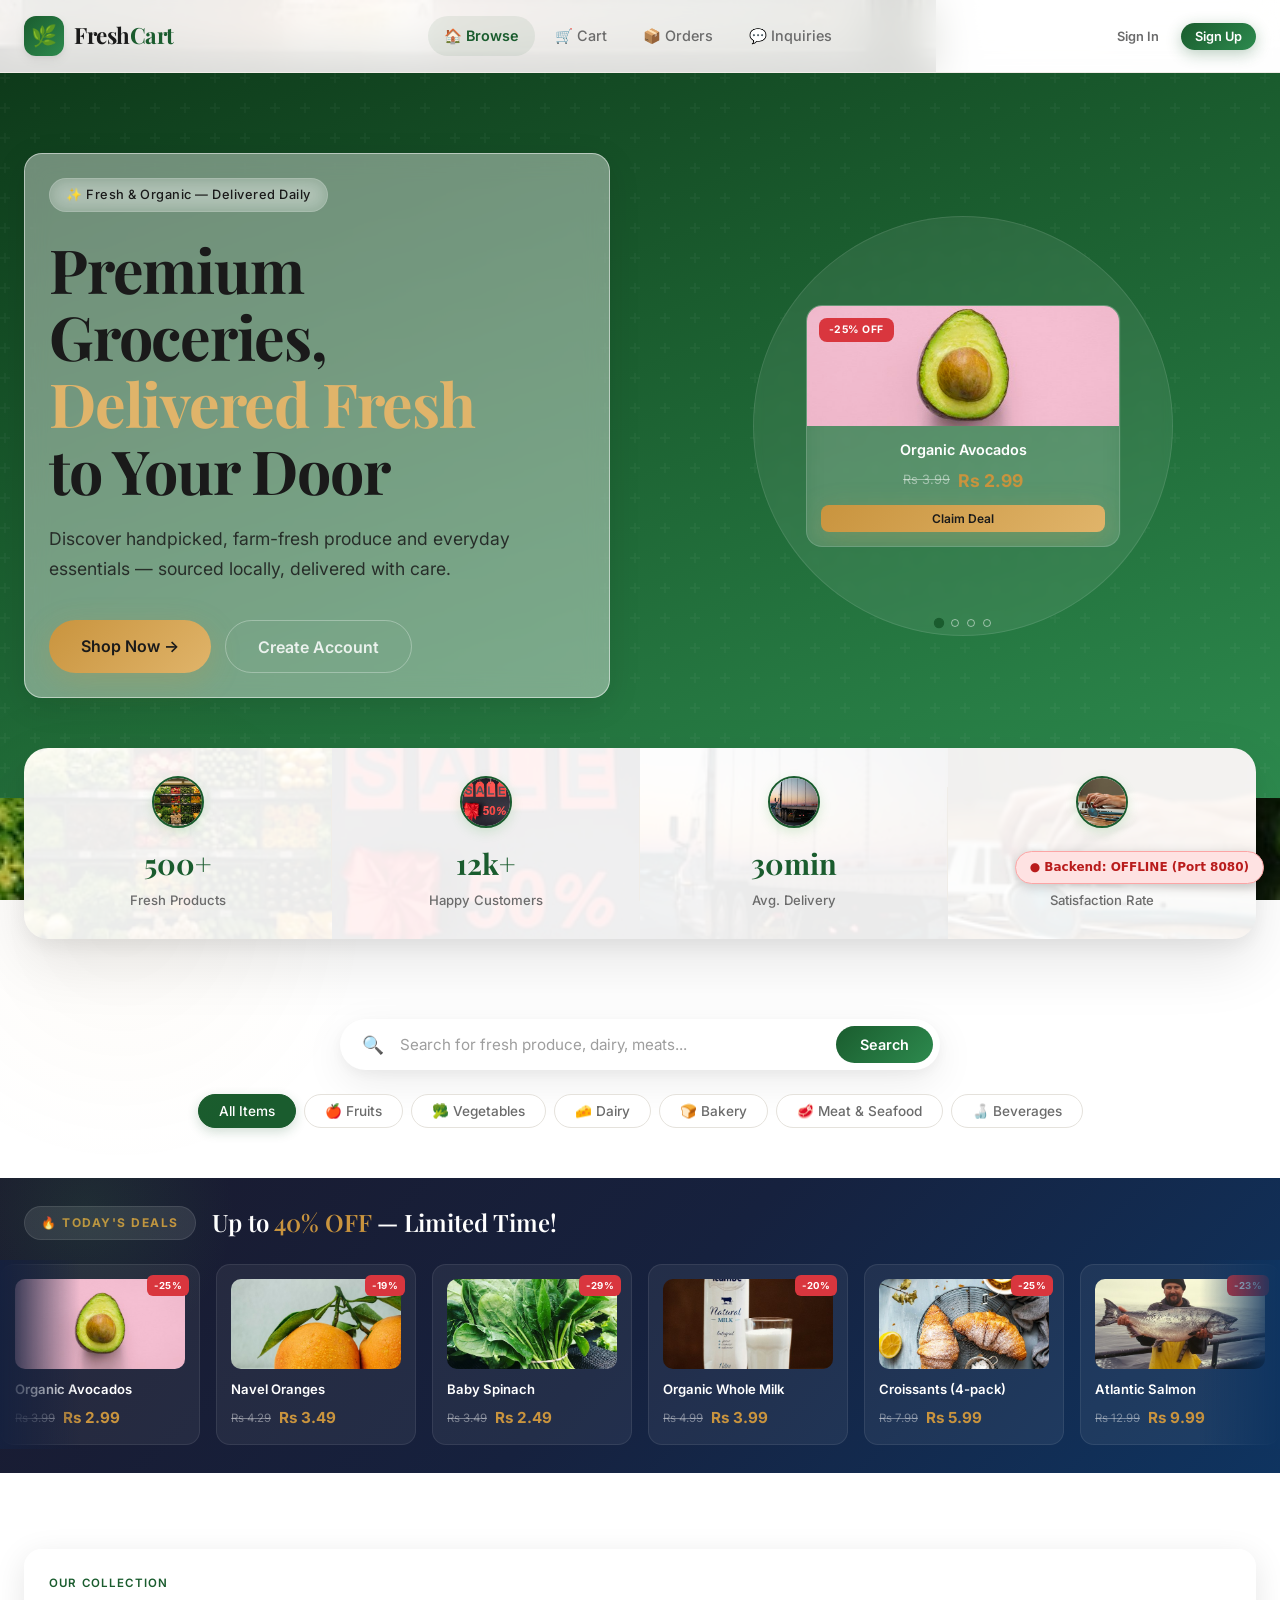
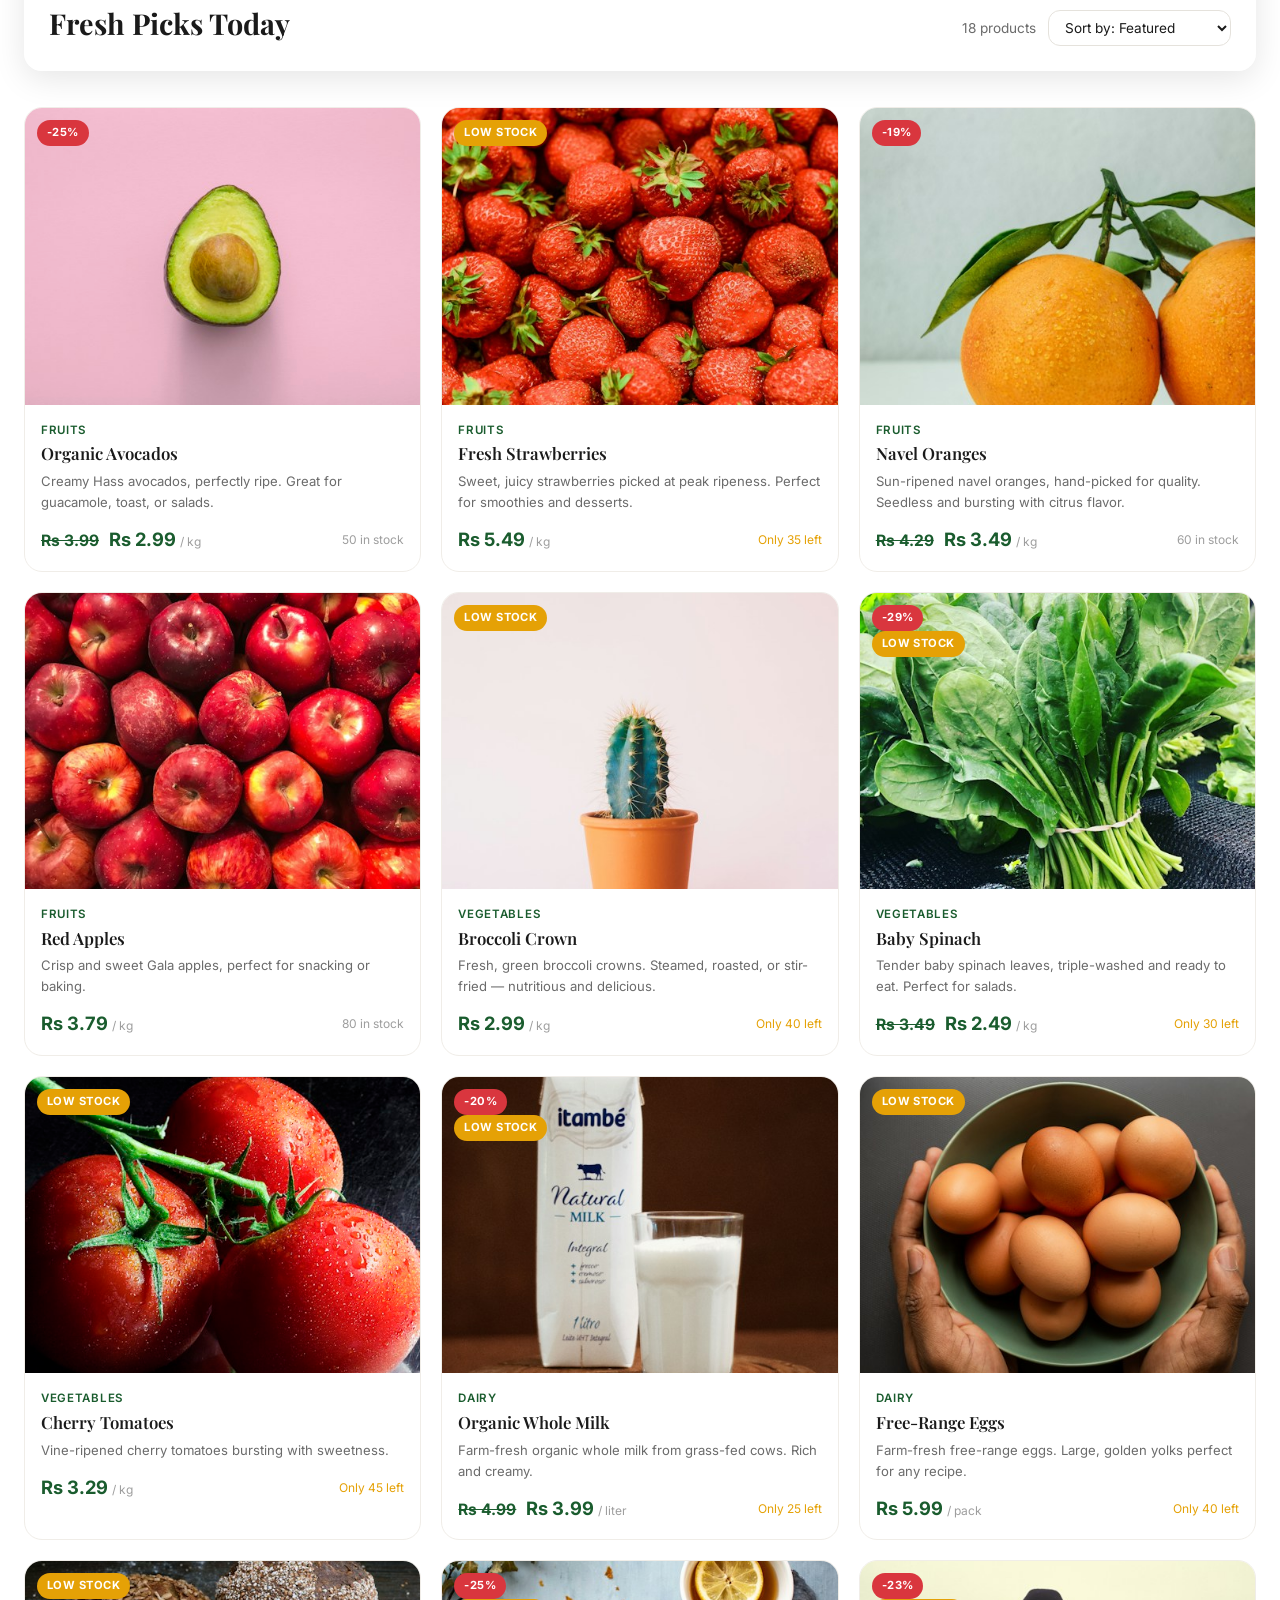
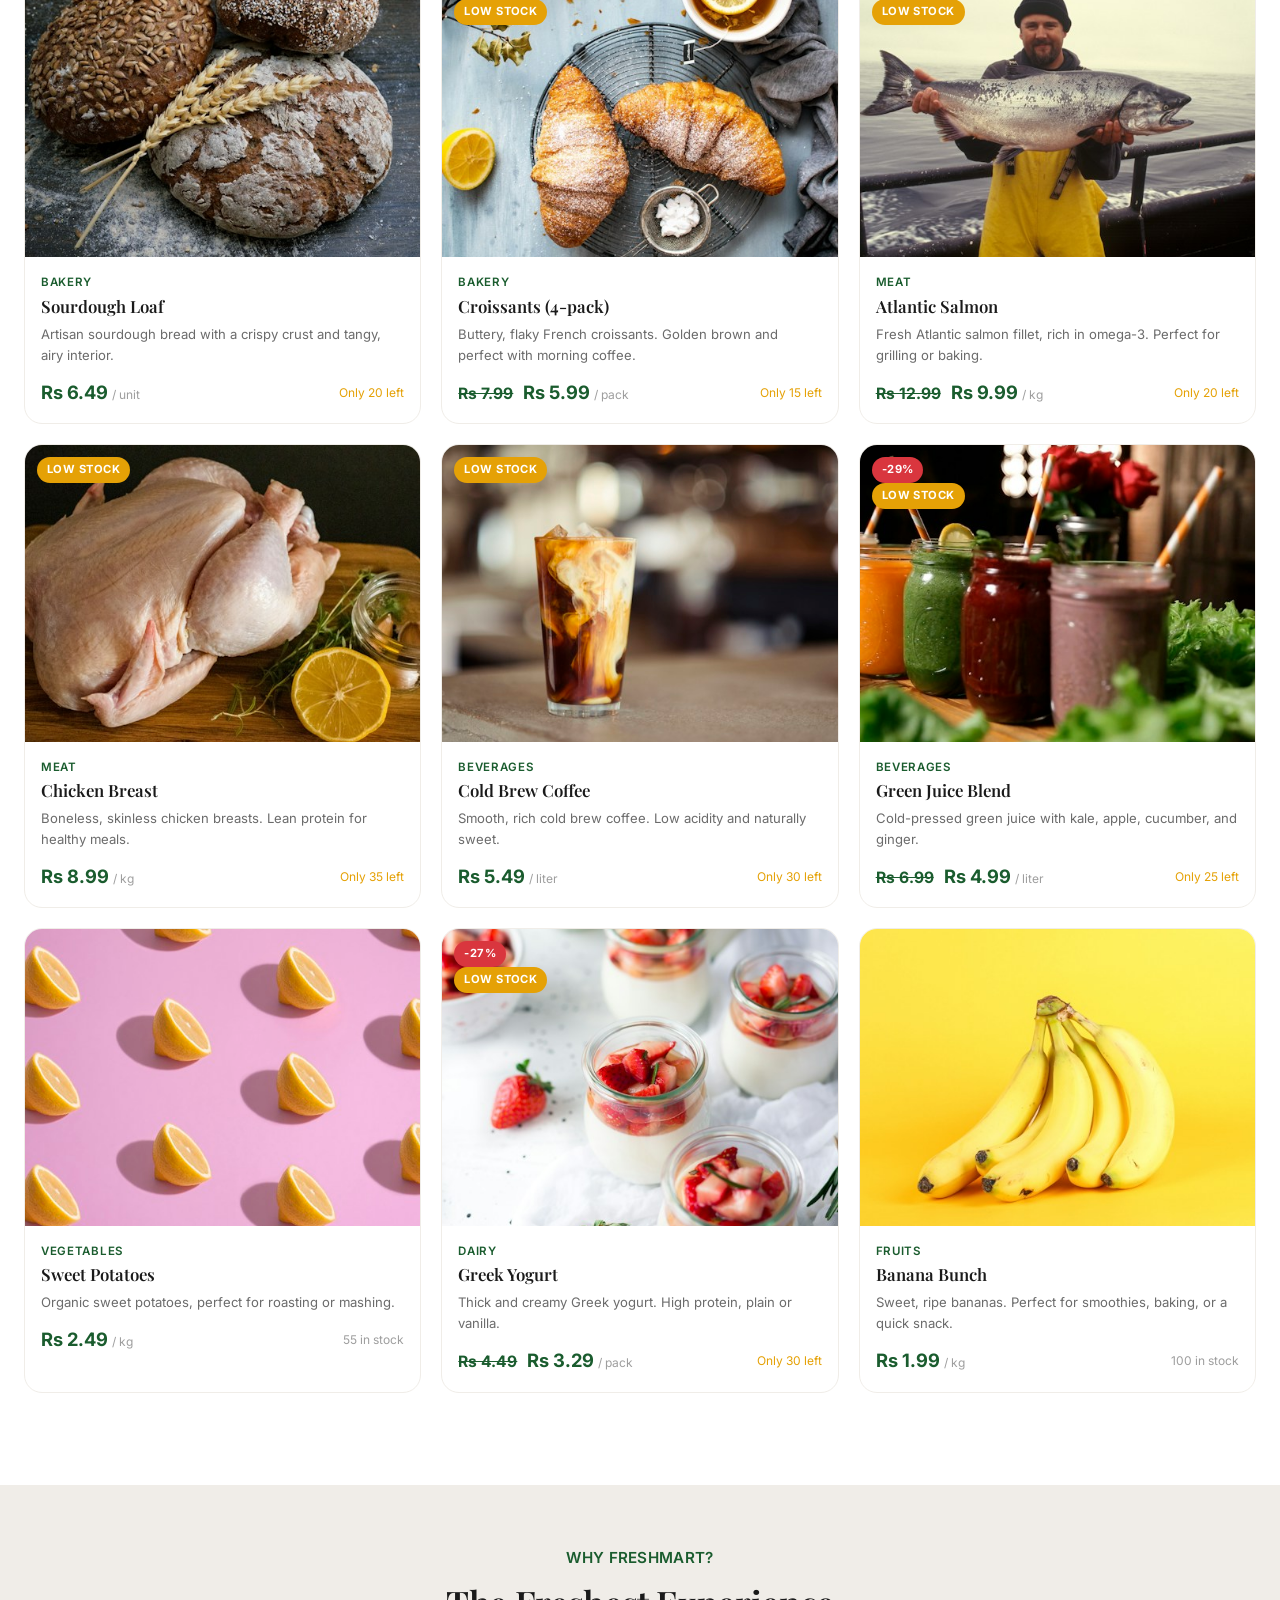
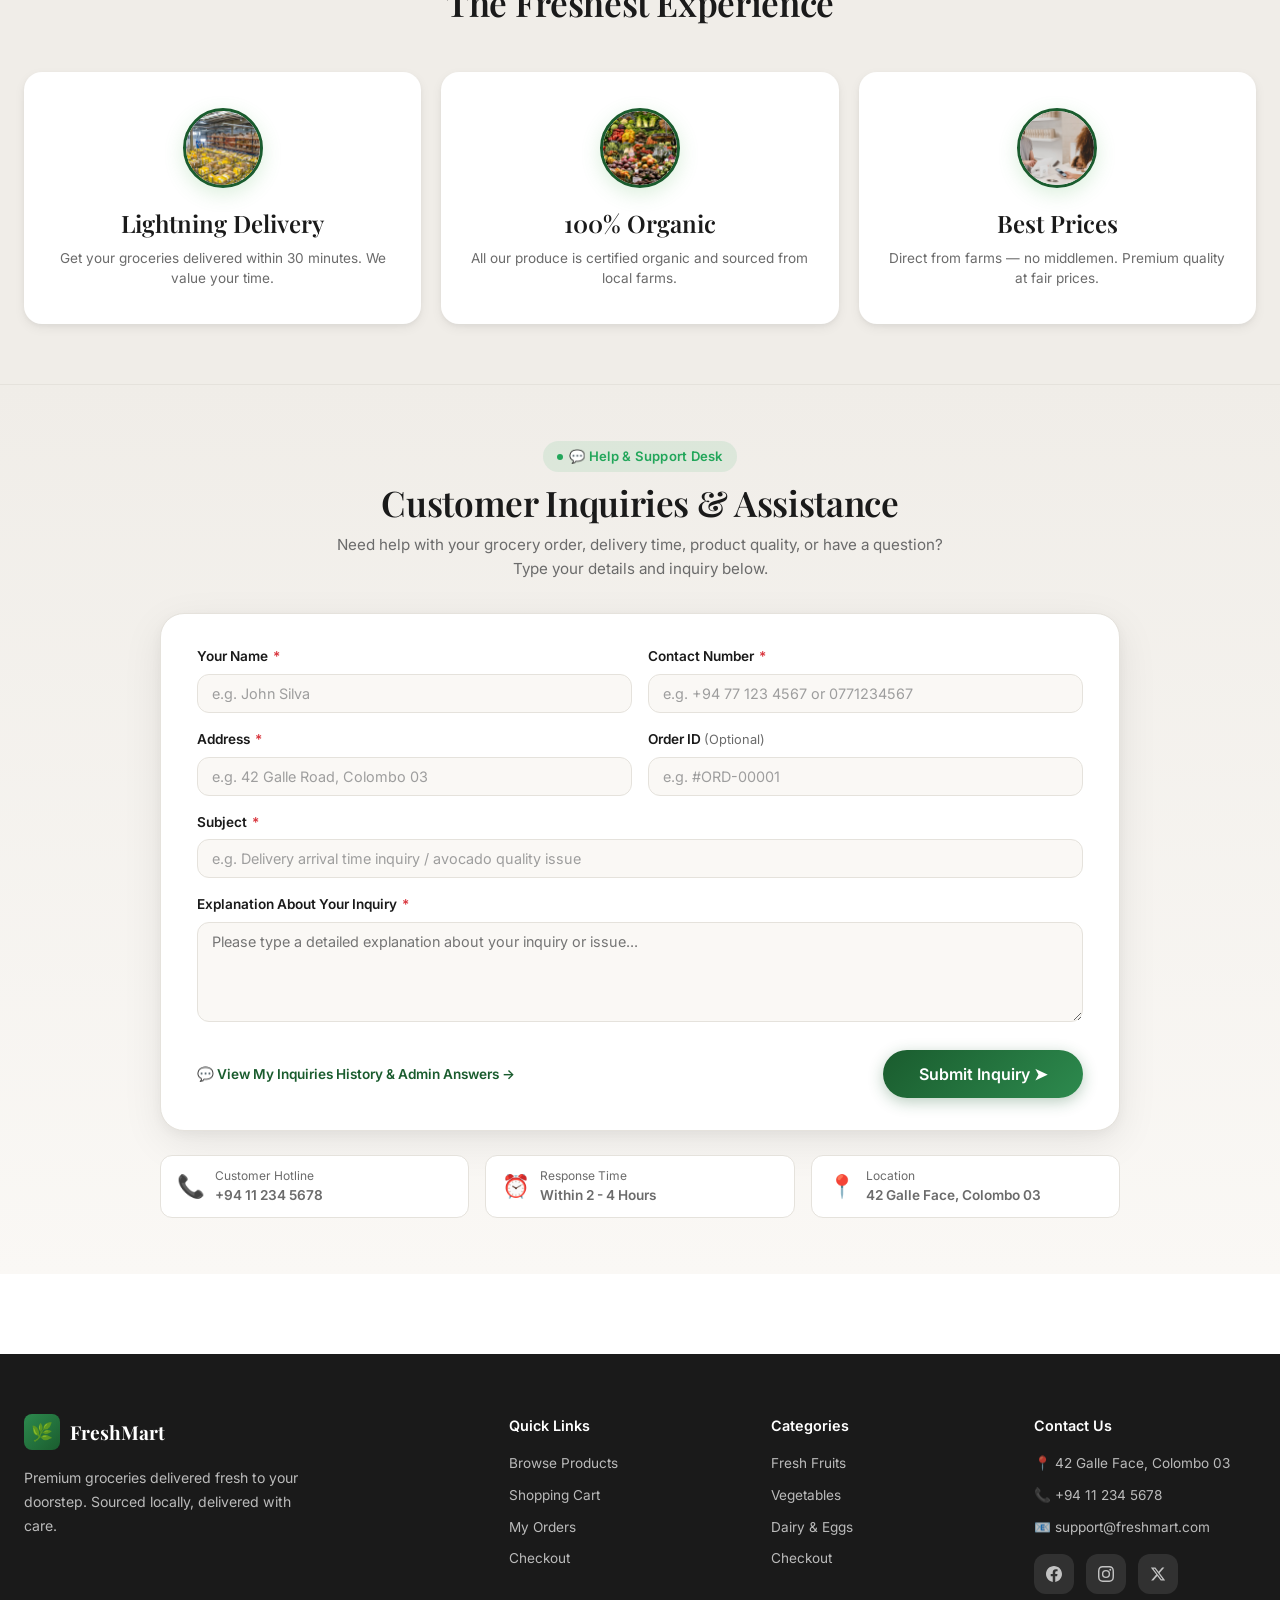
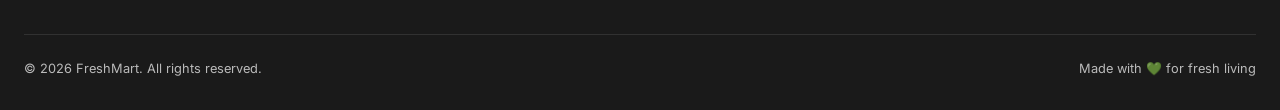
<file: Full-Grocery-System/frontend/index.html>
<!DOCTYPE html>
<html lang="en">
<head>
  <meta charset="UTF-8">
  <meta name="viewport" content="width=device-width, initial-scale=1.0">
  <title>FreshMart — Premium Grocery Delivery</title>
  <link rel="stylesheet" href="css/style.css">
</head>
<body class="page-browse">

  <!-- Navigation -->
  <nav class="navbar" id="navbar">
    <div class="navbar-inner">
      <a href="index.html" class="navbar-brand">
        <div class="navbar-logo">&#127807;</div>
        <div class="navbar-brand-text">Fresh<span>Cart</span></div>
      </a>
      <div class="navbar-nav">
        <a href="index.html" class="nav-link active">&#127968; Browse</a>
        <a href="cart.html" class="nav-link" id="nav-cart">
          &#128722; Cart
          <span class="badge hidden" id="cart-badge">0</span>
        </a>
        <a href="orders.html" class="nav-link">&#128230; Orders</a>
        <a href="#customer-inquiry-section" class="nav-link">&#128172; Inquiries</a>
      </div>
      <div class="navbar-actions">
        <button class="btn btn-ghost btn-sm" id="btn-login" onclick="showModal('login-modal')">Sign In</button>
        <button class="btn btn-primary btn-sm" id="btn-signup" onclick="showModal('signup-modal')">Sign Up</button>
        <div class="hidden" id="user-menu">
          <button class="btn btn-ghost btn-sm" id="user-name-display"></button>
          <a href="admin.html" class="btn btn-outline btn-sm hidden" id="menu-admin-btn">&#9881; Admin Panel</a>
          <button class="btn btn-outline btn-sm" onclick="logout()">Logout</button>
        </div>
        <button class="navbar-mobile-toggle" onclick="toggleMobileNav()">&#9776;</button>
      </div>
    </div>
  </nav>

  <!-- Hero Section -->
  <section class="hero">
    <div class="container">
      <div class="hero-content">
        <div class="hero-text fade-in glass-panel">
          <div class="hero-eyebrow">&#10024; Fresh & Organic — Delivered Daily</div>
          <h1 class="hero-title">
            Premium Groceries,<br>
            <span class="accent">Delivered Fresh</span><br>
            to Your Door
          </h1>
          <p class="hero-subtitle">
            Discover handpicked, farm-fresh produce and everyday essentials — sourced locally, delivered with care.
          </p>
          <div class="hero-actions">
            <a href="#products" class="btn btn-primary btn-lg">Shop Now &#8594;</a>
            <button class="btn btn-ghost btn-lg" style="color: rgba(255,255,255,0.85); border: 1.5px solid rgba(255,255,255,0.3);" onclick="showModal('signup-modal')">Create Account</button>
          </div>
        </div>
        <div class="hero-visual">
          <div class="hero-illustration" id="hero-carousel">
            <div class="hero-carousel-slides" id="hero-carousel-slides">
              <!-- Slide 1 -->
              <div class="hero-slide active">
                <div class="hero-offer-card">
                  <img src="images/products/avocados.jpg" alt="Organic Avocados" loading="lazy">
                  <span class="hero-offer-badge">-25% OFF</span>
                  <div class="hero-offer-info">
                    <div class="hero-offer-name">Organic Avocados</div>
                    <div class="hero-offer-prices">
                      <span class="hero-offer-old">Rs 3.99</span>
                      <span class="hero-offer-new">Rs 2.99</span>
                    </div>
                    <button class="btn btn-primary btn-sm hero-claim-btn" onclick="claimDeal(1)">Claim Deal</button>
                  </div>
                </div>
              </div>
              <!-- Slide 2 -->
              <div class="hero-slide">
                <div class="hero-offer-card">
                  <img src="images/products/salmon.jpg" alt="Atlantic Salmon" loading="lazy">
                  <span class="hero-offer-badge">-23% OFF</span>
                  <div class="hero-offer-info">
                    <div class="hero-offer-name">Atlantic Salmon</div>
                    <div class="hero-offer-prices">
                      <span class="hero-offer-old">Rs 12.99</span>
                      <span class="hero-offer-new">Rs 9.99</span>
                    </div>
                    <button class="btn btn-primary btn-sm hero-claim-btn" onclick="claimDeal(12)">Claim Deal</button>
                  </div>
                </div>
              </div>
              <!-- Slide 3 -->
              <div class="hero-slide">
                <div class="hero-offer-card">
                  <img src="images/products/croissants.jpg" alt="Croissants" loading="lazy">
                  <span class="hero-offer-badge">-25% OFF</span>
                  <div class="hero-offer-info">
                    <div class="hero-offer-name">Croissants (4-pack)</div>
                    <div class="hero-offer-prices">
                      <span class="hero-offer-old">Rs 7.99</span>
                      <span class="hero-offer-new">Rs 5.99</span>
                    </div>
                    <button class="btn btn-primary btn-sm hero-claim-btn" onclick="claimDeal(11)">Claim Deal</button>
                  </div>
                </div>
              </div>
              <!-- Slide 4 -->
              <div class="hero-slide">
                <div class="hero-offer-card">
                  <img src="images/products/greenjuice.jpg" alt="Green Juice Blend" loading="lazy">
                  <span class="hero-offer-badge">-29% OFF</span>
                  <div class="hero-offer-info">
                    <div class="hero-offer-name">Green Juice Blend</div>
                    <div class="hero-offer-prices">
                      <span class="hero-offer-old">Rs 6.99</span>
                      <span class="hero-offer-new">Rs 4.99</span>
                    </div>
                    <button class="btn btn-primary btn-sm hero-claim-btn" onclick="claimDeal(15)">Claim Deal</button>
                  </div>
                </div>
              </div>
            </div>
            <div class="hero-carousel-dots" id="hero-carousel-dots">
              <button class="hero-dot active" onclick="goToHeroSlide(0)"></button>
              <button class="hero-dot" onclick="goToHeroSlide(1)"></button>
              <button class="hero-dot" onclick="goToHeroSlide(2)"></button>
              <button class="hero-dot" onclick="goToHeroSlide(3)"></button>
            </div>
          </div>
        </div>
      </div>
    </div>
  </section>

  <!-- Stats -->
  <div class="stats-bar">
    <div class="container">
      <div class="stats-bar-inner slide-up">
        <div class="stat-item stat-bg-1">
          <div class="stat-item-bg"></div>
          <div class="stat-icon-wrap">
            <img src="images/stat-products.jpg" alt="Fresh Products" class="stat-icon" loading="lazy">
          </div>
          <div class="stat-number">500+</div>
          <div class="stat-label">Fresh Products</div>
        </div>
        <div class="stat-item stat-bg-2">
          <div class="stat-item-bg"></div>
          <div class="stat-icon-wrap">
            <img src="images/stat-customers.jpg" alt="Happy Customers" class="stat-icon" loading="lazy">
          </div>
          <div class="stat-number">12k+</div>
          <div class="stat-label">Happy Customers</div>
        </div>
        <div class="stat-item stat-bg-3">
          <div class="stat-item-bg"></div>
          <div class="stat-icon-wrap">
            <img src="images/stat-delivery.jpg" alt="Avg Delivery" class="stat-icon" loading="lazy">
          </div>
          <div class="stat-number">30min</div>
          <div class="stat-label">Avg. Delivery</div>
        </div>
        <div class="stat-item stat-bg-4">
          <div class="stat-item-bg"></div>
          <div class="stat-icon-wrap">
            <img src="images/stat-satisfaction.jpg" alt="Satisfaction Rate" class="stat-icon" loading="lazy">
          </div>
          <div class="stat-number">99%</div>
          <div class="stat-label">Satisfaction Rate</div>
        </div>
      </div>
    </div>
  </div>

  <!-- Search & Filter -->
  <section class="search-section">
    <div class="container">
      <div class="search-bar" id="products">
        <span class="search-icon">&#128269;</span>
        <input type="text" id="search-input" placeholder="Search for fresh produce, dairy, meats...">
        <button class="search-btn" onclick="searchProducts()">Search</button>
      </div>
      <div class="category-filter" id="category-filter">
        <button class="category-pill active" onclick="filterCategory('all', this)">All Items</button>
        <button class="category-pill" onclick="filterCategory('fruits', this)">&#127822; Fruits</button>
        <button class="category-pill" onclick="filterCategory('vegetables', this)">&#129382; Vegetables</button>
        <button class="category-pill" onclick="filterCategory('dairy', this)">&#129472; Dairy</button>
        <button class="category-pill" onclick="filterCategory('bakery', this)">&#127838; Bakery</button>
        <button class="category-pill" onclick="filterCategory('meat', this)">&#129385; Meat & Seafood</button>
        <button class="category-pill" onclick="filterCategory('beverages', this)">&#127862; Beverages</button>
      </div>
    </div>
  </section>

  <!-- Today's Deals Marquee -->
  <section class="deals-marquee-section">
    <div class="container">
      <div class="deals-marquee-header">
        <span class="deals-badge">&#128293; TODAY'S DEALS</span>
        <h2 class="heading-md" style="color: #fff; margin: 0;">Up to <span style="color: var(--clr-accent);">40% OFF</span> — Limited Time!</h2>
      </div>
    </div>
    <div class="deals-marquee-track" id="deals-marquee-track">
      <div class="deals-marquee-inner" id="deals-marquee-inner">
        <!-- Filled dynamically -->
      </div>
    </div>
  </section>

  <!-- Products Grid -->
  <section class="section">
    <div class="container">
      <div class="section-header glass-panel">
        <h2 class="section-title">
          <span class="overline">Our Collection</span>
          Fresh Picks Today
        </h2>
        <div class="flex items-center gap-sm">
          <span class="body-sm" id="product-count">12 products</span>
          <select class="form-select" style="width: auto; padding: 8px 32px 8px 12px; font-size: 0.85rem;" onchange="sortProducts(this.value)">
            <option value="default">Sort by: Featured</option>
            <option value="price-low">Price: Low to High</option>
            <option value="price-high">Price: High to Low</option>
            <option value="name">Name: A to Z</option>
          </select>
        </div>
      </div>
      <div class="grid grid-3" id="products-grid">
        <!-- Products loaded dynamically -->
      </div>

      <!-- Pagination -->
      <div class="pagination" id="pagination"></div>
    </div>
  </section>

  <!-- Features -->
  <section class="section" style="background: var(--clr-surface-sunken);">
    <div class="container">
      <div class="text-center" style="margin-bottom: 48px;">
        <span class="heading-sm text-primary">Why FreshMart?</span>
        <h2 class="heading-lg" style="margin-top: 12px;">The Freshest Experience</h2>
      </div>
      <div class="grid grid-3">
        <div class="card card-elevated" style="text-align: center; padding: 36px 24px;">
          <div class="feature-img-wrap">
            <img src="images/feature-delivery.jpg" alt="Lightning Delivery" class="feature-img" loading="lazy">
          </div>
          <h3 class="heading-md" style="margin-bottom: 8px;">Lightning Delivery</h3>
          <p class="body-sm">Get your groceries delivered within 30 minutes. We value your time.</p>
        </div>
        <div class="card card-elevated" style="text-align: center; padding: 36px 24px;">
          <div class="feature-img-wrap">
            <img src="images/feature-organic.jpg" alt="100% Organic" class="feature-img" loading="lazy">
          </div>
          <h3 class="heading-md" style="margin-bottom: 8px;">100% Organic</h3>
          <p class="body-sm">All our produce is certified organic and sourced from local farms.</p>
        </div>
        <div class="card card-elevated" style="text-align: center; padding: 36px 24px;">
          <div class="feature-img-wrap">
            <img src="images/feature-prices.jpg" alt="Best Prices" class="feature-img" loading="lazy">
          </div>
          <h3 class="heading-md" style="margin-bottom: 8px;">Best Prices</h3>
          <p class="body-sm">Direct from farms — no middlemen. Premium quality at fair prices.</p>
        </div>
      </div>
    </div>
  </section>

  <!-- Customer Support & Inquiries Section (Bottom of Website) -->
  <section class="section customer-inquiry-section" id="customer-inquiry-section" style="background: linear-gradient(180deg, var(--clr-surface-sunken) 0%, var(--clr-surface) 100%); border-top: 1px solid var(--clr-border); padding: 56px 0;">
    <div class="container">
      <div style="max-width: 960px; margin: 0 auto;">
        
        <!-- Section Header -->
        <div style="text-align: center; margin-bottom: 32px;">
          <span class="badge badge-success" style="font-size: 0.82rem; padding: 5px 14px; margin-bottom: 10px; display: inline-flex; align-items: center; gap: 6px;">
            &#128172; Help &amp; Support Desk
          </span>
          <h2 class="heading-lg" style="margin-bottom: 8px;">Customer Inquiries &amp; Assistance</h2>
          <p class="body-md text-muted" style="max-width: 620px; margin: 0 auto;">
            Need help with your grocery order, delivery time, product quality, or have a question? Type your details and inquiry below.
          </p>
        </div>

        <!-- Main Card -->
        <div class="card card-elevated" style="padding: 32px 36px; border-radius: var(--radius-xl); border: 1px solid var(--clr-border); background: var(--clr-surface-elevated); box-shadow: var(--shadow-lg);">
          
          <!-- Inquiry Form Container -->
          <div id="cust-inq-form-wrap">
            <form id="customer-bottom-inquiry-form" onsubmit="return submitCustomerInquiryForm(event)">
              
              <!-- Row 1: Name & Phone -->
              <div class="form-row" style="margin-bottom: 16px;">
                <div class="form-group" style="margin-bottom: 0;">
                  <label class="form-label" for="cust-inq-name">Your Name <span class="required">*</span></label>
                  <input type="text" class="form-input" id="cust-inq-name" placeholder="e.g. John Silva" required>
                </div>
                <div class="form-group" style="margin-bottom: 0;">
                  <label class="form-label" for="cust-inq-phone">Contact Number <span class="required">*</span></label>
                  <input type="tel" class="form-input" id="cust-inq-phone" placeholder="e.g. +94 77 123 4567 or 0771234567" required>
                </div>
              </div>

              <!-- Row 2: Address & Order ID -->
              <div class="form-row" style="margin-bottom: 16px;">
                <div class="form-group" style="margin-bottom: 0; flex: 2;">
                  <label class="form-label" for="cust-inq-address">Address <span class="required">*</span></label>
                  <input type="text" class="form-input" id="cust-inq-address" placeholder="e.g. 42 Galle Road, Colombo 03" required>
                </div>
                <div class="form-group" style="margin-bottom: 0; flex: 1;">
                  <label class="form-label" for="cust-inq-order-id">Order ID <span class="text-muted" style="font-weight: normal; font-size: 0.8rem;">(Optional)</span></label>
                  <input type="text" class="form-input" id="cust-inq-order-id" placeholder="e.g. #ORD-00001">
                </div>
              </div>

              <!-- Row 3: Subject -->
              <div class="form-group" style="margin-bottom: 16px;">
                <label class="form-label" for="cust-inq-subject">Subject <span class="required">*</span></label>
                <input type="text" class="form-input" id="cust-inq-subject" placeholder="e.g. Delivery arrival time inquiry / avocado quality issue" required maxlength="120">
              </div>

              <!-- Row 4: Explanation / Detailed Message -->
              <div class="form-group" style="margin-bottom: 20px;">
                <label class="form-label" for="cust-inq-message">Explanation About Your Inquiry <span class="required">*</span></label>
                <textarea class="form-textarea" id="cust-inq-message" rows="4" placeholder="Please type a detailed explanation about your inquiry or issue..." required></textarea>
              </div>

              <!-- Footer Buttons -->
              <div style="display: flex; align-items: center; justify-content: space-between; flex-wrap: wrap; gap: 16px;">
                <a href="inquiries.html" class="body-sm text-primary" style="display: inline-flex; align-items: center; gap: 6px; font-weight: 600;">
                  &#128172; View My Inquiries History &amp; Admin Answers &#8594;
                </a>
                <button type="submit" class="btn btn-primary btn-lg" style="min-width: 200px;">
                  Submit Inquiry &#10148;
                </button>
              </div>

            </form>
          </div>

          <!-- Success State Card (Shown after submit) -->
          <div id="cust-inq-success-box" class="hidden" style="text-align: center; padding: 24px 16px;">
            <div style="font-size: 3.5rem; margin-bottom: 12px;">&#127881;</div>
            <h3 class="heading-md" style="color: var(--clr-primary); margin-bottom: 6px;">Inquiry Submitted Successfully!</h3>
            <p class="body-sm text-muted" style="margin-bottom: 16px;">
              Thank you, <strong id="cust-inq-ticket-name">Customer</strong>! Your ticket <strong class="font-mono text-primary" id="cust-inq-ticket-no">#INQ-00000</strong> has been submitted to the <strong>System Administrator</strong> for review and processing.
            </p>
            <div style="display: inline-flex; gap: 12px; flex-wrap: wrap; justify-content: center;">
              <a href="inquiries.html" class="btn btn-primary btn-sm">&#128172; Track My Inquiries</a>
              <button type="button" class="btn btn-outline btn-sm" onclick="resetBottomInquiryForm()">+ Submit Another Inquiry</button>
            </div>
          </div>

        </div>
        
        <!-- Info Badges Bar Below Card -->
        <div style="display: grid; grid-template-columns: repeat(auto-fit, minmax(220px, 1fr)); gap: 16px; margin-top: 24px;">
          <div style="display: flex; align-items: center; gap: 10px; background: var(--clr-surface-elevated); padding: 12px 16px; border-radius: var(--radius-md); border: 1px solid var(--clr-border);">
            <span style="font-size: 1.4rem;">&#128222;</span>
            <div>
              <div class="body-xs text-muted">Customer Hotline</div>
              <div class="body-sm" style="font-weight: 600;">+94 11 234 5678</div>
            </div>
          </div>
          <div style="display: flex; align-items: center; gap: 10px; background: var(--clr-surface-elevated); padding: 12px 16px; border-radius: var(--radius-md); border: 1px solid var(--clr-border);">
            <span style="font-size: 1.4rem;">&#9200;</span>
            <div>
              <div class="body-xs text-muted">Response Time</div>
              <div class="body-sm" style="font-weight: 600;">Within 2 - 4 Hours</div>
            </div>
          </div>
          <div style="display: flex; align-items: center; gap: 10px; background: var(--clr-surface-elevated); padding: 12px 16px; border-radius: var(--radius-md); border: 1px solid var(--clr-border);">
            <span style="font-size: 1.4rem;">&#128205;</span>
            <div>
              <div class="body-xs text-muted">Location</div>
              <div class="body-sm" style="font-weight: 600;">42 Galle Face, Colombo 03</div>
            </div>
          </div>
        </div>

      </div>
    </div>
  </section>

  <!-- Footer -->
  <footer class="footer">
    <div class="container">
      <div class="footer-grid">
        <div>
          <div class="footer-brand">
            <div class="footer-brand-icon">&#127807;</div>
            <div class="footer-brand-name">FreshMart</div>
          </div>
          <p class="footer-desc">Premium groceries delivered fresh to your doorstep. Sourced locally, delivered with care.</p>
        </div>
        <div>
          <div class="footer-title">Quick Links</div>
          <div class="footer-links">
            <a href="index.html">Browse Products</a>
            <a href="cart.html">Shopping Cart</a>
            <a href="orders.html">My Orders</a>
            <a href="checkout.html">Checkout</a>
          </div>
        </div>
        <div>
          <div class="footer-title">Categories</div>
          <div class="footer-links">
            <a href="#">Fresh Fruits</a>
            <a href="#">Vegetables</a>
            <a href="#">Dairy & Eggs</a>
            <a href="checkout.html">Checkout</a>
          </div>
        </div>
        <div>
          <div class="footer-title">Contact Us</div>
          <div class="footer-links">
            <a href="#">&#128205; 42 Galle Face, Colombo 03</a>
            <a href="#">&#128222; +94 11 234 5678</a>
            <a href="#">&#128231; support@freshmart.com</a>
          </div>
          <div class="flex gap-sm" style="margin-top: 16px;">
            <a href="#" class="btn btn-icon btn-ghost" style="background: rgba(255,255,255,0.1); color: rgba(255,255,255,0.7);" data-tooltip="Facebook">
              <svg width="16" height="16" fill="currentColor" viewBox="0 0 24 24"><path d="M24 12.073c0-6.627-5.373-12-12-12s-12 5.373-12 12c0 5.99 4.388 10.954 10.125 11.854v-8.385H7.078v-3.47h3.047V9.43c0-3.007 1.792-4.669 4.533-4.669 1.312 0 2.686.235 2.686.235v2.953H15.83c-1.491 0-1.956.925-1.956 1.874v2.25h3.328l-.532 3.47h-2.796v8.385C19.612 23.027 24 18.062 24 12.073z"/></svg>
            </a>
            <a href="#" class="btn btn-icon btn-ghost" style="background: rgba(255,255,255,0.1); color: rgba(255,255,255,0.7);" data-tooltip="Instagram">
              <svg width="16" height="16" fill="currentColor" viewBox="0 0 24 24"><path d="M12 2.163c3.204 0 3.584.012 4.85.07 3.252.148 4.771 1.691 4.919 4.919.058 1.265.069 1.645.069 4.849 0 3.205-.012 3.584-.069 4.849-.149 3.225-1.664 4.771-4.919 4.919-1.266.058-1.644.07-4.85.07-3.204 0-3.584-.012-4.849-.07-3.26-.149-4.771-1.699-4.919-4.92-.058-1.265-.07-1.644-.07-4.849 0-3.204.013-3.583.07-4.849.149-3.227 1.664-4.771 4.919-4.919 1.266-.057 1.645-.069 4.849-.069zM12 0C8.741 0 8.333.014 7.053.072 2.695.272.273 2.69.073 7.052.014 8.333 0 8.741 0 12c0 3.259.014 3.668.072 4.948.2 4.358 2.618 6.78 6.98 6.98C8.333 23.986 8.741 24 12 24c3.259 0 3.668-.014 4.948-.072 4.354-.2 6.782-2.618 6.979-6.98.059-1.28.073-1.689.073-4.948 0-3.259-.014-3.667-.072-4.947-.196-4.354-2.617-6.78-6.979-6.98C15.668.014 15.259 0 12 0zm0 5.838a6.162 6.162 0 100 12.324 6.162 6.162 0 000-12.324zM12 16a4 4 0 110-8 4 4 0 010 8zm6.406-11.845a1.44 1.44 0 100 2.881 1.44 1.44 0 000-2.881z"/></svg>
            </a>
            <a href="#" class="btn btn-icon btn-ghost" style="background: rgba(255,255,255,0.1); color: rgba(255,255,255,0.7);" data-tooltip="Twitter / X">
              <svg width="16" height="16" fill="currentColor" viewBox="0 0 24 24"><path d="M18.244 2.25h3.308l-7.227 8.26 8.502 11.24H16.17l-5.214-6.817L4.99 21.75H1.68l7.73-8.835L1.254 2.25H8.08l4.713 6.231zm-1.161 17.52h1.833L7.084 4.126H5.117z"/></svg>
            </a>
          </div>
        </div>
      </div>
      <div class="footer-bottom">
        <span>&copy; 2026 FreshMart. All rights reserved.</span>
        <span>Made with &#128154; for fresh living</span>
      </div>
    </div>
  </footer>

  <!-- Login Modal -->
  <div class="modal-backdrop" id="login-modal-backdrop" onclick="hideModal('login-modal')"></div>
  <div class="modal" id="login-modal">
    <div class="modal-header">
      <h3 class="modal-title">Welcome Back</h3>
      <button class="modal-close" onclick="hideModal('login-modal')">&times;</button>
    </div>
    <div class="modal-body">
      <form id="login-form" onsubmit="handleLogin(event); return false;">
        <div class="form-group">
          <label class="form-label">Email Address</label>
          <input type="email" class="form-input" id="login-email" placeholder="you@example.com" required>
        </div>
        <div class="form-group">
          <label class="form-label">Password</label>
          <input type="password" class="form-input" id="login-password" placeholder="Enter your password" required>
        </div>
        <button type="submit" class="btn btn-primary" style="width: 100%; margin-top: 8px;">Sign In</button>
      </form>
      <div class="form-divider">or</div>
      <p class="body-sm text-center">Don't have an account? <a href="#" class="text-primary" style="font-weight: 600;" onclick="hideModal('login-modal'); showModal('signup-modal');">Create one</a></p>
    </div>
  </div>

  <!-- Signup Modal -->
  <div class="modal-backdrop" id="signup-modal-backdrop" onclick="hideModal('signup-modal')"></div>
  <div class="modal" id="signup-modal">
    <div class="modal-header">
      <h3 class="modal-title">Create Account</h3>
      <button class="modal-close" onclick="hideModal('signup-modal')">&times;</button>
    </div>
    <div class="modal-body">
      <form id="signup-form" onsubmit="handleSignup(event); return false;">
        <div class="form-group">
          <label class="form-label">Full Name <span class="required">*</span></label>
          <input type="text" class="form-input" id="signup-name" placeholder="John Doe" required>
        </div>
        <div class="form-group">
          <label class="form-label">Email Address <span class="required">*</span></label>
          <input type="email" class="form-input" id="signup-email" placeholder="you@example.com" required>
        </div>
        <div class="form-row">
          <div class="form-group">
            <label class="form-label">Password <span class="required">*</span></label>
            <input type="password" class="form-input" id="signup-password" placeholder="Min 6 characters" required minlength="6">
          </div>
          <div class="form-group">
            <label class="form-label">Phone</label>
            <input type="tel" class="form-input" id="signup-phone" placeholder="+94 7X XXX XXXX">
          </div>
        </div>
        <div class="form-group">
          <label class="form-label">Address</label>
          <textarea class="form-textarea" id="signup-address" rows="2" placeholder="Your delivery address (e.g. 42 Galle Road, Colombo 03)"></textarea>
        </div>
        <button type="submit" class="btn btn-primary" style="width: 100%; margin-top: 8px;">Create Account</button>
      </form>
      <div class="form-divider">or</div>
      <p class="body-sm text-center">Already have an account? <a href="#" class="text-primary" style="font-weight: 600;" onclick="hideModal('signup-modal'); showModal('login-modal');">Sign in</a></p>
    </div>
  </div>

  <!-- Product Detail Modal -->
  <div class="modal-backdrop" id="product-detail-backdrop" onclick="hideModal('product-detail')"></div>
  <div class="modal" id="product-detail" style="max-width: 600px;">
    <div class="modal-header">
      <h3 class="modal-title" id="detail-name">Product Name</h3>
      <button class="modal-close" onclick="hideModal('product-detail')">&times;</button>
    </div>
    <div class="modal-body">
      <div style="text-align: center; padding: 12px 0; background: var(--clr-surface-sunken); border-radius: var(--radius-md); margin-bottom: 20px; max-height: 260px; overflow: hidden; display: flex; align-items: center; justify-content: center;" id="detail-emoji">
        <img id="detail-img" src="images/products/apples.jpg" alt="Product Image" style="max-height: 240px; max-width: 100%; object-fit: contain; border-radius: var(--radius-md);" onerror="this.onerror=null;this.src='images/products/apples.jpg';">
      </div>
      <div class="flex justify-between items-center" style="margin-bottom: 16px;">
        <span class="body-sm" id="detail-category">Category</span>
        <span class="badge badge-success" id="detail-stock">In Stock</span>
      </div>
      <p class="body-md" id="detail-desc" style="margin-bottom: 20px;">Product description goes here.</p>
      <div class="flex justify-between items-center" style="margin-bottom: 8px;">
        <div>
          <span style="font-size: 1.5rem; font-weight: 700; color: var(--clr-primary);" id="detail-price">Rs 0.00</span>
          <span class="body-sm" id="detail-unit">/ unit</span>
        </div>
      </div>

      <!-- Custom Measurement (Weight & Volume) Section -->
      <div id="detail-measure-section" class="measure-picker-box hidden">
        <div class="measure-header">
          <span class="measure-title" id="measure-section-title">Specify Quantity</span>
          <span class="measure-subtitle" id="measure-section-subtitle">Type how much you want (e.g. 100g, 500ml)</span>
        </div>

        <!-- Quick Presets -->
        <div class="measure-presets" id="measure-presets-container"></div>

        <!-- Custom Input Row -->
        <div class="measure-input-row">
          <div class="measure-input-wrap">
            <label class="body-xs text-muted" style="margin-bottom:4px; display:block;" for="detail-measure-amount">Type amount:</label>
            <input type="number" class="form-input measure-input-field" id="detail-measure-amount" min="1" step="any" placeholder="100" oninput="onDetailMeasureChange()">
          </div>
          <div class="measure-unit-wrap">
            <label class="body-xs text-muted" style="margin-bottom:4px; display:block;" for="detail-measure-unit">Unit:</label>
            <select class="form-select measure-unit-dropdown" id="detail-measure-unit" onchange="onDetailMeasureChange()"></select>
          </div>
        </div>

        <!-- Live Price Calculation Banner -->
        <div class="measure-price-preview">
          <div class="measure-preview-left">
            <span class="measure-preview-label">Calculated Price:</span>
            <span class="measure-preview-calc" id="measure-calc-summary">100g @ Rs 3.49/kg</span>
          </div>
          <div class="measure-preview-total" id="measure-calc-total">Rs 0.35</div>
        </div>

        <!-- Stock Limit Alert Box -->
        <div class="measure-stock-alert hidden" id="measure-stock-alert">
          <span class="stock-alert-icon">&#9888;</span>
          <span class="stock-alert-text" id="measure-stock-alert-text"></span>
        </div>

        <button class="btn btn-primary btn-lg" id="detail-measure-add-btn" style="width: 100%; margin-top: 14px;" onclick="addToCartFromDetail()">
          Add to Cart &#8594;
        </button>
      </div>

      <!-- Standard Count/Pack Quantity Section -->
      <div id="detail-standard-section" style="margin-top: 12px;">
        <div class="measure-stock-alert hidden" id="standard-stock-alert" style="margin-bottom: 12px;">
          <span class="stock-alert-icon">&#9888;</span>
          <span class="stock-alert-text" id="standard-stock-alert-text"></span>
        </div>
        <div class="flex justify-between items-center">
          <div class="flex items-center gap-sm">
            <span class="body-sm" style="font-weight: 500;">Quantity:</span>
            <div class="quantity-control">
              <button onclick="adjustDetailQty(-1)">-</button>
              <span class="qty-value" id="detail-qty">1</span>
              <button onclick="adjustDetailQty(1)">+</button>
            </div>
          </div>
          <div class="flex items-center gap-md">
            <div class="text-right">
              <span class="body-xs text-muted" style="display:block;">Total:</span>
              <span class="font-mono" style="font-weight:700; color:var(--clr-primary); font-size:1.15rem;" id="standard-calc-total">Rs 0.00</span>
            </div>
            <button class="btn btn-primary" id="detail-standard-add-btn" onclick="addToCartFromDetail()">Add to Cart</button>
          </div>
        </div>
      </div>

      <!-- Reviews Section -->
      <div class="review-section">
        <div class="form-divider"></div>
        <h4 class="body-sm" style="margin-bottom:12px; text-transform:uppercase; letter-spacing:0.06em; font-weight:600;">Customer Reviews</h4>
        <div id="product-reviews-summary"></div>
        <div id="review-form-section"></div>
        <div class="review-list" id="product-reviews-list"></div>
      </div>
    </div>
  </div>

  <!-- Toast Container -->
  <div class="toast-container" id="toast-container"></div>

  <script src="js/validator.js?v=2026_v5"></script>
  <script src="js/api.js?v=2026_v5"></script>
  <script src="js/product-browse.js?v=2026_v5"></script>
  <script src="js/account.js?v=2026_v5"></script>
  <script src="js/cart.js?v=2026_v5"></script>
  <script src="js/review.js?v=2026_v5"></script>
  <script src="js/inquiry.js?v=2026_v5"></script>
  <script>
    // Auto-prefill customer inquiry fields if user is signed in
    function autofillInquiryFields() {
      if (typeof AccountManager !== 'undefined') {
        const s = AccountManager.getSession();
        if (s) {
          const nameEl = document.getElementById('cust-inq-name');
          const phoneEl = document.getElementById('cust-inq-phone');
          const addrEl = document.getElementById('cust-inq-address');
          if (nameEl && !nameEl.value) nameEl.value = s.name || '';
          if (phoneEl && !phoneEl.value && s.phone) phoneEl.value = s.phone;
          if (addrEl && !addrEl.value && s.address) addrEl.value = s.address;
        }
      }
    }
    document.addEventListener('DOMContentLoaded', autofillInquiryFields);
    window.addEventListener('sessionChanged', autofillInquiryFields);
  </script>
</body>
</html>
</file>
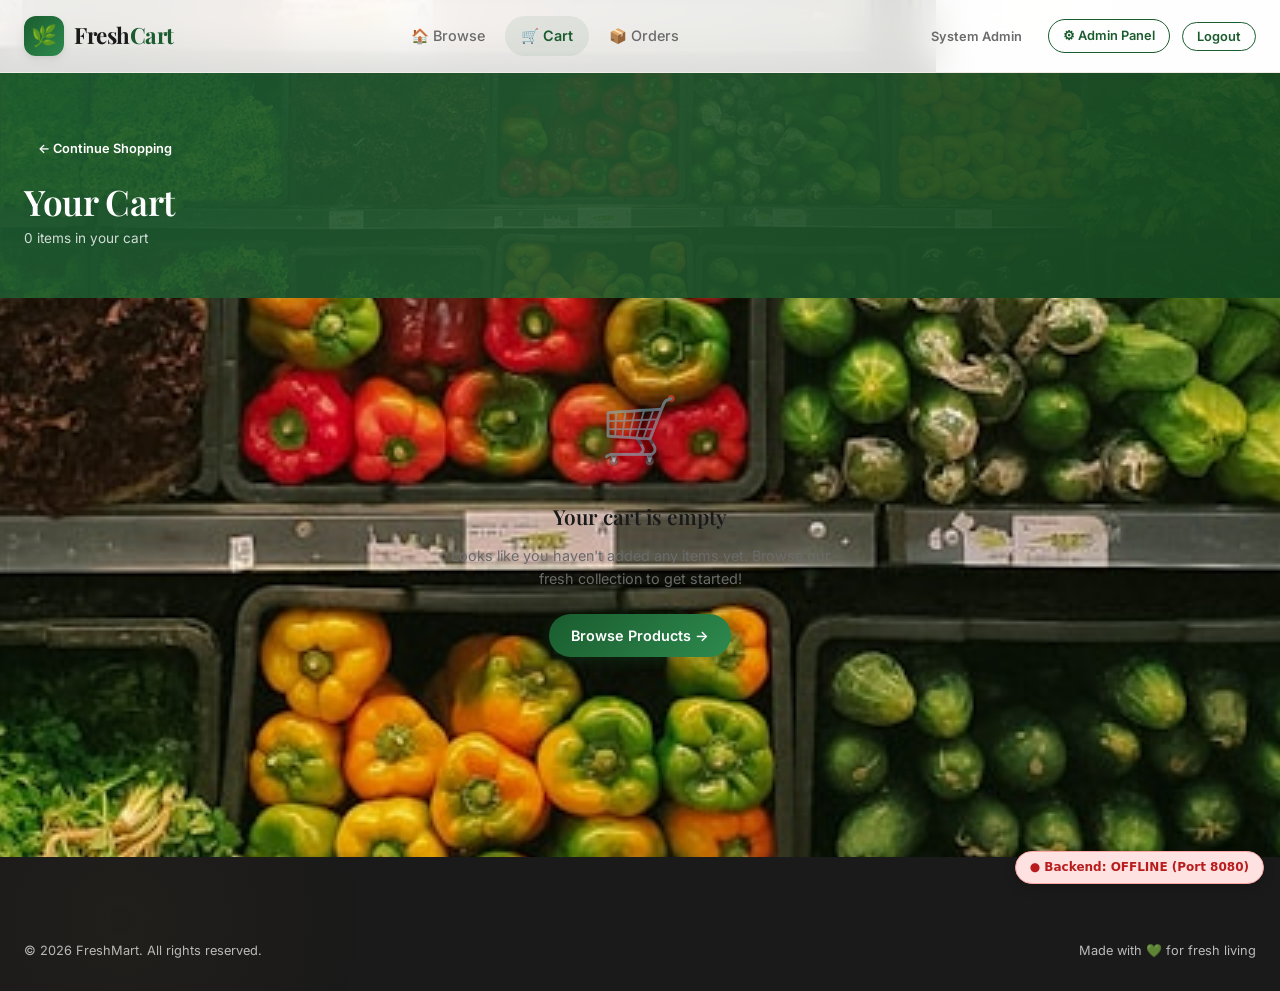
<file: Full-Grocery-System/frontend/cart.html>
<!DOCTYPE html>
<html lang="en">
<head>
  <meta charset="UTF-8">
  <meta name="viewport" content="width=device-width, initial-scale=1.0">
  <title>Shopping Cart — FreshMart</title>
  <link rel="stylesheet" href="css/style.css">
</head>
<body class="page-cart">

  <!-- Navigation -->
  <nav class="navbar" id="navbar">
    <div class="navbar-inner">
      <a href="index.html" class="navbar-brand">
        <div class="navbar-logo">&#127807;</div>
        <div class="navbar-brand-text">Fresh<span>Cart</span></div>
      </a>
      <div class="navbar-nav">
        <a href="index.html" class="nav-link">&#127968; Browse</a>
        <a href="cart.html" class="nav-link active" id="nav-cart">
          &#128722; Cart
          <span class="badge hidden" id="cart-badge">0</span>
        </a>
        <a href="orders.html" class="nav-link">&#128230; Orders</a>
      </div>
      <div class="navbar-actions">
        <button class="btn btn-ghost btn-sm" id="btn-login" onclick="showModal('login-modal')">Sign In</button>
        <button class="btn btn-primary btn-sm" id="btn-signup" onclick="showModal('signup-modal')">Sign Up</button>
        <div class="hidden" id="user-menu">
          <button class="btn btn-ghost btn-sm" id="user-name-display"></button>
          <a href="admin.html" class="btn btn-outline btn-sm hidden" id="menu-admin-btn">&#9881; Admin Panel</a>
          <button class="btn btn-outline btn-sm" onclick="logout()">Logout</button>
        </div>
        <button class="navbar-mobile-toggle" onclick="toggleMobileNav()">&#9776;</button>
      </div>
    </div>
  </nav>

  <!-- Page Header -->
  <section class="page-hero-banner" style="background-image: url('images/banner-grocery.jpg');">
    <div class="page-hero-overlay"></div>
    <div class="container page-hero-content">
      <div class="flex items-center gap-md" style="position: relative; z-index: 1;">
        <a href="index.html" class="btn btn-ghost btn-sm" style="color: #fff; border-color: rgba(255,255,255,0.3);">&#8592; Continue Shopping</a>
      </div>
      <h1 class="heading-lg" style="margin-top: 16px; color: #fff; position: relative; z-index: 1;">Your Cart</h1>
      <p class="body-sm" style="margin-top: 4px; color: rgba(255,255,255,0.8); position: relative; z-index: 1;" id="cart-count-text">0 items in your cart</p>
    </div>
  </section>

  <!-- Cart Content -->
  <section class="section" style="padding-top: 20px;">
    <div class="container">
      <!-- Empty State -->
      <div class="empty-state hidden" id="cart-empty">
        <div class="empty-state-icon">&#128722;</div>
        <h3 class="empty-state-title">Your cart is empty</h3>
        <p class="empty-state-text">Looks like you haven't added any items yet. Browse our fresh collection to get started!</p>
        <a href="index.html" class="btn btn-primary">Browse Products &#8594;</a>
      </div>

      <!-- Cart With Items -->
      <div class="cart-layout" id="cart-content">
        <div>
          <div class="flex flex-col gap-md" id="cart-items-list">
            <!-- Cart items rendered here -->
          </div>
        </div>

        <!-- Summary Sidebar -->
        <div class="cart-summary">
          <div class="cart-summary-card">
            <h3 class="cart-summary-title">Order Summary</h3>
            <div class="summary-row">
              <span class="label">Subtotal</span>
              <span class="value" id="summary-subtotal">Rs 0.00</span>
            </div>
            <div class="summary-row">
              <span class="label">Delivery Fee</span>
              <span class="value" id="summary-delivery">Rs 4.99</span>
            </div>
            <div class="summary-row">
              <span class="label">Tax (8%)</span>
              <span class="value" id="summary-tax">Rs 0.00</span>
            </div>
            <div class="summary-total">
              <span>Total</span>
              <span class="value" id="summary-total">Rs 0.00</span>
            </div>

            <div style="margin-top: 24px;">
              <a href="checkout.html" class="btn btn-primary btn-lg" style="width: 100%;" id="checkout-btn">
                Proceed to Checkout &#8594;
              </a>
            </div>

            <div style="margin-top: 16px; text-align: center;">
              <button class="btn btn-ghost btn-sm" onclick="clearCart()" style="color: var(--clr-danger);">Clear Cart</button>
            </div>

            <div style="margin-top: 20px; padding-top: 20px; border-top: 1px solid var(--clr-border-light);">
              <div class="flex items-center gap-xs body-xs" style="margin-bottom: 8px;">
                <span>&#128274;</span> <span>Secure Checkout</span>
              </div>
              <div class="flex items-center gap-xs body-xs" style="margin-bottom: 8px;">
                <span>&#128666;</span> <span>Free delivery over Rs 50</span>
              </div>
              <div class="flex items-center gap-xs body-xs">
                <span>&#128260;</span> <span>Easy returns within 24h</span>
              </div>
            </div>
          </div>
        </div>
      </div>
    </div>
  </section>

  <!-- Footer -->
  <footer class="footer">
    <div class="container">
      <div class="footer-bottom" style="border-top: none;">
        <span>&copy; 2026 FreshMart. All rights reserved.</span>
        <span>Made with &#128154; for fresh living</span>
      </div>
    </div>
  </footer>

  <!-- Login Modal -->
  <div class="modal-backdrop" id="login-modal-backdrop" onclick="hideModal('login-modal')"></div>
  <div class="modal" id="login-modal">
    <div class="modal-header">
      <h3 class="modal-title">Welcome Back</h3>
      <button class="modal-close" onclick="hideModal('login-modal')">&times;</button>
    </div>
    <div class="modal-body">
      <form id="login-form" onsubmit="return handleLogin(event)">
        <div class="form-group">
          <label class="form-label">Email Address</label>
          <input type="email" class="form-input" id="login-email" placeholder="you@example.com" required>
        </div>
        <div class="form-group">
          <label class="form-label">Password</label>
          <input type="password" class="form-input" id="login-password" placeholder="Enter your password" required>
        </div>
        <button type="submit" class="btn btn-primary" style="width: 100%; margin-top: 8px;">Sign In</button>
      </form>
      <div class="form-divider">or</div>
      <p class="body-sm text-center">Don't have an account? <a href="#" class="text-primary" style="font-weight: 600;" onclick="hideModal('login-modal'); showModal('signup-modal');">Create one</a></p>
    </div>
  </div>

  <!-- Signup Modal -->
  <div class="modal-backdrop" id="signup-modal-backdrop" onclick="hideModal('signup-modal')"></div>
  <div class="modal" id="signup-modal">
    <div class="modal-header">
      <h3 class="modal-title">Create Account</h3>
      <button class="modal-close" onclick="hideModal('signup-modal')">&times;</button>
    </div>
    <div class="modal-body">
      <form id="signup-form" onsubmit="return handleSignup(event)">
        <div class="form-group">
          <label class="form-label">Full Name <span class="required">*</span></label>
          <input type="text" class="form-input" id="signup-name" placeholder="John Doe" required>
        </div>
        <div class="form-group">
          <label class="form-label">Email Address <span class="required">*</span></label>
          <input type="email" class="form-input" id="signup-email" placeholder="you@example.com" required>
        </div>
        <div class="form-row">
          <div class="form-group">
            <label class="form-label">Password <span class="required">*</span></label>
            <input type="password" class="form-input" id="signup-password" placeholder="Min 6 characters" required minlength="6">
          </div>
          <div class="form-group">
            <label class="form-label">Phone</label>
            <input type="tel" class="form-input" id="signup-phone" placeholder="+94 7X XXX XXXX">
          </div>
        </div>
        <div class="form-group">
          <label class="form-label">Address</label>
          <textarea class="form-textarea" id="signup-address" rows="2" placeholder="Your delivery address (e.g. 42 Galle Road, Colombo 03)"></textarea>
        </div>
        <button type="submit" class="btn btn-primary" style="width: 100%; margin-top: 8px;">Create Account</button>
      </form>
    </div>
  </div>

  <!-- Toast Container -->
  <div class="toast-container" id="toast-container"></div>

  <script src="js/validator.js?v=2026_v5"></script>
  <script src="js/api.js?v=2026_v5"></script>
  <script src="js/product-browse.js?v=2026_v5"></script>
  <script src="js/account.js?v=2026_v5"></script>
  <script src="js/cart.js?v=2026_v5"></script>
  <script src="js/payment-delivery.js?v=2026_v5"></script>
</body>
</html>
</file>
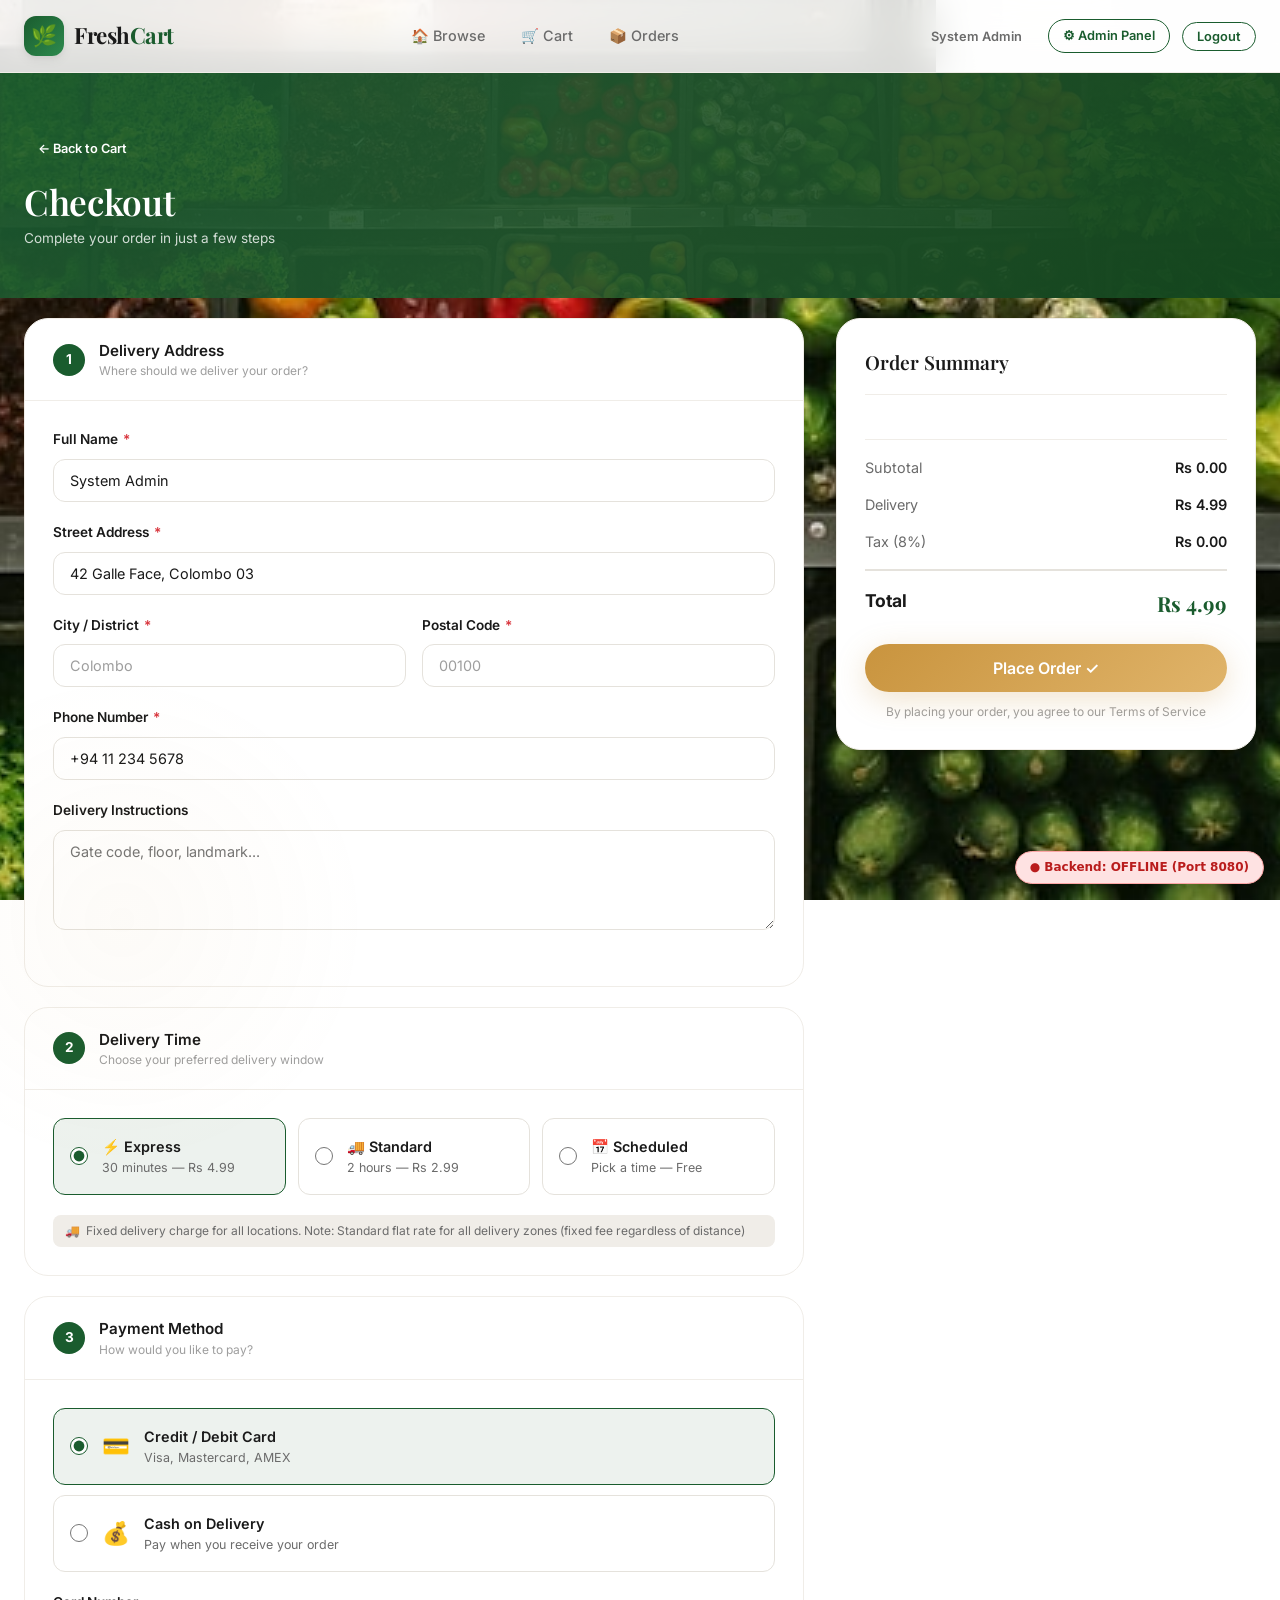
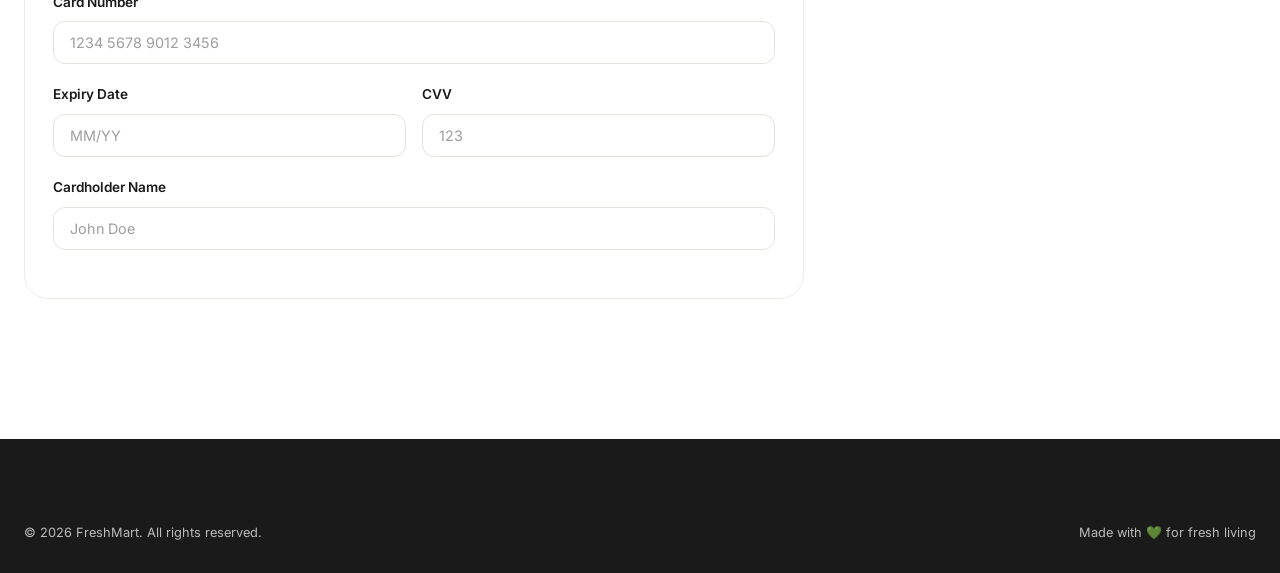
<file: Full-Grocery-System/frontend/checkout.html>
<!DOCTYPE html>
<html lang="en">
<head>
  <meta charset="UTF-8">
  <meta name="viewport" content="width=device-width, initial-scale=1.0">
  <title>Checkout — FreshMart</title>
  <link rel="stylesheet" href="css/style.css">
</head>
<body class="page-checkout">

  <!-- Navigation -->
  <nav class="navbar" id="navbar">
    <div class="navbar-inner">
      <a href="index.html" class="navbar-brand">
        <div class="navbar-logo">&#127807;</div>
        <div class="navbar-brand-text">Fresh<span>Cart</span></div>
      </a>
      <div class="navbar-nav">
        <a href="index.html" class="nav-link">&#127968; Browse</a>
        <a href="cart.html" class="nav-link" id="nav-cart">
          &#128722; Cart
          <span class="badge hidden" id="cart-badge">0</span>
        </a>
        <a href="orders.html" class="nav-link">&#128230; Orders</a>
      </div>
      <div class="navbar-actions">
        <button class="btn btn-ghost btn-sm" id="btn-login" onclick="showModal('login-modal')">Sign In</button>
        <button class="btn btn-primary btn-sm" id="btn-signup" onclick="showModal('signup-modal')">Sign Up</button>
        <div class="hidden" id="user-menu">
          <button class="btn btn-ghost btn-sm" id="user-name-display"></button>
          <a href="admin.html" class="btn btn-outline btn-sm hidden" id="menu-admin-btn">&#9881; Admin Panel</a>
          <button class="btn btn-outline btn-sm" onclick="logout()">Logout</button>
        </div>
        <button class="navbar-mobile-toggle" onclick="toggleMobileNav()">&#9776;</button>
      </div>
    </div>
  </nav>

  <!-- Page Header -->
  <section class="page-hero-banner" style="background-image: url('images/banner-grocery.jpg');">
    <div class="page-hero-overlay"></div>
    <div class="container page-hero-content">
      <div class="flex items-center gap-md" style="position: relative; z-index: 1;">
        <a href="cart.html" class="btn btn-ghost btn-sm" style="color: #fff; border-color: rgba(255,255,255,0.3);">&#8592; Back to Cart</a>
      </div>
      <h1 class="heading-lg" style="margin-top: 16px; color: #fff; position: relative; z-index: 1;">Checkout</h1>
      <p class="body-sm" style="margin-top: 4px; color: rgba(255,255,255,0.8); position: relative; z-index: 1;">Complete your order in just a few steps</p>
    </div>
  </section>

  <!-- Checkout Content -->
  <section class="section" style="padding-top: 20px;">
    <div class="container">
      <div class="checkout-layout">

        <!-- Left: Steps -->
        <div class="flex flex-col gap-md">

          <!-- Step 1: Shipping -->
          <div class="checkout-step">
            <div class="checkout-step-header">
              <div class="step-number" id="step1-number">1</div>
              <div>
                <h3 class="body-md" style="font-weight: 600;">Delivery Address</h3>
                <p class="body-xs">Where should we deliver your order?</p>
              </div>
            </div>
            <div class="checkout-step-body">
              <form id="shipping-form">
                <div class="form-group">
                  <label class="form-label">Full Name <span class="required">*</span></label>
                  <input type="text" class="form-input" id="ship-name" placeholder="John Doe" required>
                </div>
                <div class="form-group">
                  <label class="form-label">Street Address <span class="required">*</span></label>
                  <input type="text" class="form-input" id="ship-address" placeholder="123 Main Road" required>
                </div>
                <div class="form-row">
                  <div class="form-group">
                    <label class="form-label">City / District <span class="required">*</span></label>
                    <input type="text" class="form-input" id="ship-city" placeholder="Colombo" required>
                  </div>
                  <div class="form-group">
                    <label class="form-label">Postal Code <span class="required">*</span></label>
                    <input type="text" class="form-input" id="ship-zip" placeholder="00100" required>
                  </div>
                </div>
                <div class="form-group">
                  <label class="form-label">Phone Number <span class="required">*</span></label>
                  <input type="tel" class="form-input" id="ship-phone" placeholder="+94 7X XXX XXXX" required>
                </div>
                <div class="form-group">
                  <label class="form-label">Delivery Instructions</label>
                  <textarea class="form-textarea" id="ship-notes" rows="2" placeholder="Gate code, floor, landmark..."></textarea>
                </div>
              </form>
            </div>
          </div>

          <!-- Step 2: Delivery Schedule -->
          <div class="checkout-step">
            <div class="checkout-step-header">
              <div class="step-number" id="step2-number">2</div>
              <div>
                <h3 class="body-md" style="font-weight: 600;">Delivery Time</h3>
                <p class="body-xs">Choose your preferred delivery window</p>
              </div>
            </div>
            <div class="checkout-step-body">
              <div class="grid grid-3" style="gap: 12px;">
                <div class="payment-option selected" onclick="selectDeliveryTime(this, 'express')">
                  <input type="radio" name="delivery-time" checked>
                  <div>
                    <div class="payment-option-title">&#9889; Express</div>
                    <div class="payment-option-desc" id="checkout-desc-express">30 minutes — Rs 4.99</div>
                  </div>
                </div>
                <div class="payment-option" onclick="selectDeliveryTime(this, 'standard')">
                  <input type="radio" name="delivery-time">
                  <div>
                    <div class="payment-option-title">&#128666; Standard</div>
                    <div class="payment-option-desc" id="checkout-desc-standard">2 hours — Rs 2.99</div>
                  </div>
                </div>
                <div class="payment-option" onclick="selectDeliveryTime(this, 'scheduled')">
                  <input type="radio" name="delivery-time">
                  <div>
                    <div class="payment-option-title">&#128197; Scheduled</div>
                    <div class="payment-option-desc" id="checkout-desc-scheduled">Pick a time — Free</div>
                  </div>
                </div>
              </div>
              <div class="body-xs text-muted" id="checkout-delivery-policy-notice" style="margin-top: 10px; display: flex; align-items: center; gap: 6px; padding: 8px 12px; background: var(--clr-surface-sunken); border-radius: var(--radius-sm);">
                <span>&#128666;</span>
                <span id="checkout-delivery-policy-text">Fixed delivery charge for all locations. Note: Standard flat rate</span>
              </div>
              <div class="form-group hidden" style="margin-top: 16px;" id="schedule-picker">
                <label class="form-label">Select Date & Time</label>
                <div class="form-row">
                  <input type="date" class="form-input" id="schedule-date">
                  <select class="form-select" id="schedule-time">
                    <option value="">Select time slot</option>
                    <option value="09:00-11:00">9:00 AM - 11:00 AM</option>
                    <option value="11:00-13:00">11:00 AM - 1:00 PM</option>
                    <option value="14:00-16:00">2:00 PM - 4:00 PM</option>
                    <option value="17:00-19:00">5:00 PM - 7:00 PM</option>
                  </select>
                </div>
              </div>
            </div>
          </div>

          <!-- Step 3: Payment -->
          <div class="checkout-step">
            <div class="checkout-step-header">
              <div class="step-number" id="step3-number">3</div>
              <div>
                <h3 class="body-md" style="font-weight: 600;">Payment Method</h3>
                <p class="body-xs">How would you like to pay?</p>
              </div>
            </div>
            <div class="checkout-step-body">
              <div class="payment-option selected" onclick="selectPayment(this, 'card')">
                <input type="radio" name="payment" checked>
                <span class="payment-option-icon">&#128179;</span>
                <div class="payment-option-details">
                  <div class="payment-option-title">Credit / Debit Card</div>
                  <div class="payment-option-desc">Visa, Mastercard, AMEX</div>
                </div>
              </div>
              <div class="payment-option" onclick="selectPayment(this, 'cod')">
                <input type="radio" name="payment">
                <span class="payment-option-icon">&#128176;</span>
                <div class="payment-option-details">
                  <div class="payment-option-title">Cash on Delivery</div>
                  <div class="payment-option-desc">Pay when you receive your order</div>
                </div>
              </div>


              <!-- Card Details -->
              <div id="card-details" style="margin-top: 20px;">
                <div class="form-group">
                  <label class="form-label">Card Number</label>
                  <input type="text" class="form-input" id="card-number" placeholder="1234 5678 9012 3456" maxlength="19">
                </div>
                <div class="form-row">
                  <div class="form-group">
                    <label class="form-label">Expiry Date</label>
                    <input type="text" class="form-input" id="card-expiry" placeholder="MM/YY" maxlength="5">
                  </div>
                  <div class="form-group">
                    <label class="form-label">CVV</label>
                    <input type="text" class="form-input" id="card-cvv" placeholder="123" maxlength="4">
                  </div>
                </div>
                <div class="form-group">
                  <label class="form-label">Cardholder Name</label>
                  <input type="text" class="form-input" id="card-name" placeholder="John Doe">
                </div>
              </div>
            </div>
          </div>

        </div>

        <!-- Right: Order Summary -->
        <div class="cart-summary">
          <div class="cart-summary-card">
            <h3 class="cart-summary-title">Order Summary</h3>

            <div class="flex flex-col gap-sm" id="checkout-items" style="max-height: 300px; overflow-y: auto; margin-bottom: 20px;">
              <!-- Items rendered here -->
            </div>

            <div style="border-top: 1px solid var(--clr-border-light); padding-top: 16px;">
              <div class="summary-row">
                <span class="label">Subtotal</span>
                <span class="value" id="checkout-subtotal">Rs 0.00</span>
              </div>
              <div class="summary-row">
                <span class="label">Delivery</span>
                <span class="value" id="checkout-delivery">Rs 4.99</span>
              </div>
              <div class="summary-row">
                <span class="label">Tax (8%)</span>
                <span class="value" id="checkout-tax">Rs 0.00</span>
              </div>
              <div class="summary-total">
                <span>Total</span>
                <span class="value" id="checkout-total">Rs 0.00</span>
              </div>
            </div>

            <button class="btn btn-accent btn-lg" style="width: 100%; margin-top: 24px;" onclick="placeOrder()">
              Place Order &#10003;
            </button>

            <p class="body-xs text-center" style="margin-top: 12px;">By placing your order, you agree to our Terms of Service</p>
          </div>
        </div>

      </div>
    </div>
  </section>

  <!-- Footer -->
  <footer class="footer">
    <div class="container">
      <div class="footer-bottom" style="border-top: none;">
        <span>&copy; 2026 FreshMart. All rights reserved.</span>
        <span>Made with &#128154; for fresh living</span>
      </div>
    </div>
  </footer>

  <!-- Payment Slip & Receipt Modal -->
  <div class="modal-backdrop" id="payment-slip-backdrop"></div>
  <div class="modal payment-slip-modal" id="payment-slip-modal" style="max-width: 660px; padding: 0; overflow: hidden; border-radius: var(--radius-xl); box-shadow: var(--shadow-xl);">
    
    <!-- Slip Header Ribbon -->
    <div style="background: linear-gradient(135deg, var(--clr-primary-dark) 0%, var(--clr-primary) 100%); color: #ffffff; padding: 20px 28px; display: flex; justify-content: space-between; align-items: center;">
      <div style="display: flex; align-items: center; gap: 12px;">
        <div style="font-size: 2rem;">&#127807;</div>
        <div>
          <div style="font-family: var(--font-display); font-size: 1.35rem; font-weight: 700; line-height: 1.1;">FreshMart Supermarket</div>
          <div style="font-size: 0.75rem; opacity: 0.85; text-transform: uppercase; letter-spacing: 0.06em;">Official Payment Receipt &amp; Tax Invoice</div>
        </div>
      </div>
      <div class="receipt-paid-badge" style="background: #22c55e; color: #ffffff; padding: 5px 12px; border-radius: 999px; font-weight: 700; font-size: 0.8rem; letter-spacing: 0.05em; display: inline-flex; align-items: center; gap: 4px;">
        &#10003; PAID
      </div>
    </div>

    <!-- Printable Slip Content -->
    <div id="printable-slip-area" style="background: #ffffff; padding: 28px 32px; color: #1f2937;">
      
      <!-- Top Order ID Banner -->
      <div style="display: flex; justify-content: space-between; align-items: flex-start; border-bottom: 2px dashed #e5e7eb; padding-bottom: 18px; margin-bottom: 18px; flex-wrap: wrap; gap: 12px;">
        <div>
          <span style="font-size: 0.72rem; text-transform: uppercase; letter-spacing: 0.05em; color: #6b7280; display: block; font-weight: 600;">Order ID</span>
          <span class="font-mono" style="font-size: 1.5rem; font-weight: 800; color: var(--clr-primary);" id="slip-order-id">#ORD-00001</span>
          <div style="font-size: 0.78rem; color: #6b7280; margin-top: 2px;">Payment Ref: <strong class="font-mono" id="slip-payment-id">PAY-00001</strong></div>
        </div>
        <div style="text-align: right;">
          <span style="font-size: 0.72rem; text-transform: uppercase; letter-spacing: 0.05em; color: #6b7280; display: block; font-weight: 600;">Date &amp; Time</span>
          <div style="font-size: 0.88rem; font-weight: 600; color: #1f2937;" id="slip-date-time">17 Sep 2026, 03:45 PM</div>
          <div style="font-size: 0.78rem; color: #6b7280; margin-top: 2px;">Method: <strong id="slip-payment-method">Credit Card</strong></div>
        </div>
      </div>

      <!-- Customer & Delivery Information -->
      <div style="display: grid; grid-template-columns: 1fr 1fr; gap: 14px; background: #f9fafb; border: 1px solid #f3f4f6; border-radius: 10px; padding: 14px 18px; margin-bottom: 20px;">
        <div>
          <div style="font-size: 0.7rem; font-weight: 700; text-transform: uppercase; letter-spacing: 0.05em; color: #6b7280; margin-bottom: 4px;">Delivered To</div>
          <div style="font-size: 0.95rem; font-weight: 700; color: #111827;" id="slip-customer-name">Customer Name</div>
          <div style="font-size: 0.8rem; color: #4b5563; margin-top: 2px;">&#128222; <span id="slip-customer-phone">+94 77 123 4567</span></div>
        </div>
        <div>
          <div style="font-size: 0.7rem; font-weight: 700; text-transform: uppercase; letter-spacing: 0.05em; color: #6b7280; margin-bottom: 4px;">Shipping Address &amp; Speed</div>
          <div style="font-size: 0.82rem; color: #111827; font-weight: 500;" id="slip-customer-address">42 Galle Road, Colombo</div>
          <div style="font-size: 0.78rem; color: var(--clr-primary); font-weight: 600; margin-top: 3px;">&#128666; <span id="slip-delivery-slot">Express Delivery (30 mins)</span></div>
        </div>
      </div>

      <!-- Purchased Items Table -->
      <div style="margin-bottom: 20px;">
        <table style="width: 100%; border-collapse: collapse; font-size: 0.85rem;">
          <thead>
            <tr style="border-bottom: 1.5px solid #e5e7eb; color: #6b7280; text-align: left; font-size: 0.75rem; text-transform: uppercase; letter-spacing: 0.05em;">
              <th style="padding: 8px 4px;">Item Description</th>
              <th style="padding: 8px 4px; text-align: center;">Qty</th>
              <th style="padding: 8px 4px; text-align: right;">Unit Price</th>
              <th style="padding: 8px 4px; text-align: right;">Total</th>
            </tr>
          </thead>
          <tbody id="slip-items-tbody">
            <!-- Items injected by JS -->
          </tbody>
        </table>
      </div>

      <!-- Financial Calculation Section -->
      <div style="border-top: 2px dashed #e5e7eb; padding-top: 14px; margin-bottom: 18px;">
        <div style="display: flex; justify-content: flex-end;">
          <div style="width: 260px;">
            <div style="display: flex; justify-content: space-between; font-size: 0.85rem; color: #4b5563; margin-bottom: 4px;">
              <span>Subtotal:</span>
              <span class="font-mono" id="slip-subtotal">Rs 0.00</span>
            </div>
            <div style="display: flex; justify-content: space-between; font-size: 0.85rem; color: #4b5563; margin-bottom: 4px;">
              <span>Delivery Charge:</span>
              <span class="font-mono" id="slip-delivery-fee">Rs 0.00</span>
            </div>
            <div style="display: flex; justify-content: space-between; font-size: 0.85rem; color: #4b5563; margin-bottom: 8px;">
              <span>Tax (8%):</span>
              <span class="font-mono" id="slip-tax">Rs 0.00</span>
            </div>
            <div style="display: flex; justify-content: space-between; font-size: 1.15rem; font-weight: 800; color: #111827; border-top: 1.5px solid #111827; padding-top: 8px;">
              <span>Total Paid:</span>
              <span class="font-mono" style="color: var(--clr-primary);" id="slip-grand-total">Rs 0.00</span>
            </div>
          </div>
        </div>
      </div>

      <!-- Barcode Graphic & Verification Note -->
      <div style="text-align: center; border-top: 1px solid #f3f4f6; padding-top: 14px;">
        <div style="font-family: 'Courier New', monospace; font-size: 1.5rem; letter-spacing: 5px; font-weight: 900; color: #374151; margin-bottom: 2px;" id="slip-barcode">
          ||||| ||| |||| ||||| || |||||| |||||
        </div>
        <div style="font-size: 0.75rem; font-weight: 700; color: #6b7280; font-family: var(--font-mono); margin-bottom: 4px;" id="slip-barcode-text">ORD-00001</div>
        <p style="font-size: 0.72rem; color: #9ca3af; margin: 0;">
          Thank you for ordering with FreshMart! Please retain this slip for delivery verification. &bull; Hotline: +94 11 234 5678
        </p>
      </div>

    </div>

    <!-- Action Toolbar (Hidden during print) -->
    <div class="no-print" style="background: #f9fafb; border-top: 1px solid #e5e7eb; padding: 14px 24px; display: flex; justify-content: space-between; align-items: center; flex-wrap: wrap; gap: 10px;">
      <div style="display: flex; gap: 8px;">
        <button type="button" class="btn btn-primary btn-sm" onclick="printPaymentSlip()">
          &#128438; Print Slip
        </button>
        <button type="button" class="btn btn-outline btn-sm" onclick="downloadPaymentSlip()">
          &#128229; Download Receipt
        </button>
      </div>
      <div style="display: flex; gap: 8px;">
        <a href="orders.html" class="btn btn-primary btn-sm">View in My Orders &#8594;</a>
        <a href="index.html" class="btn btn-ghost btn-sm">Continue Shopping</a>
      </div>
    </div>

  </div>

  <!-- Order Success Modal (Kept for fallback) -->
  <div class="modal-backdrop" id="success-modal-backdrop"></div>
  <div class="modal" id="success-modal" style="max-width: 440px;">
    <div class="modal-body" style="text-align: center; padding: 48px 32px;">
      <div style="font-size: 4rem; margin-bottom: 16px;">&#127881;</div>
      <h2 class="heading-lg" style="margin-bottom: 8px;">Order Placed!</h2>
      <p class="body-md text-muted" style="margin-bottom: 8px;">Your order has been confirmed successfully.</p>
      <p class="body-sm" style="margin-bottom: 28px;">Order ID: <strong class="font-mono" id="success-order-id">#ORD-00000</strong></p>
      <div class="flex gap-sm" style="justify-content: center;">
        <a href="orders.html" class="btn btn-primary">View Orders</a>
        <a href="index.html" class="btn btn-outline">Continue Shopping</a>
      </div>
    </div>
  </div>

  <!-- Login Modal -->
  <div class="modal-backdrop" id="login-modal-backdrop" onclick="hideModal('login-modal')"></div>
  <div class="modal" id="login-modal">
    <div class="modal-header">
      <h3 class="modal-title">Welcome Back</h3>
      <button class="modal-close" onclick="hideModal('login-modal')">&times;</button>
    </div>
    <div class="modal-body">
      <form id="login-form" onsubmit="handleLogin(event); return false;">
        <div class="form-group">
          <label class="form-label">Email Address</label>
          <input type="email" class="form-input" id="login-email" placeholder="you@example.com" required>
        </div>
        <div class="form-group">
          <label class="form-label">Password</label>
          <input type="password" class="form-input" id="login-password" placeholder="Enter your password" required>
        </div>
        <button type="submit" class="btn btn-primary" style="width: 100%; margin-top: 8px;">Sign In</button>
      </form>
    </div>
  </div>

  <!-- Signup Modal -->
  <div class="modal-backdrop" id="signup-modal-backdrop" onclick="hideModal('signup-modal')"></div>
  <div class="modal" id="signup-modal">
    <div class="modal-header">
      <h3 class="modal-title">Create Account</h3>
      <button class="modal-close" onclick="hideModal('signup-modal')">&times;</button>
    </div>
    <div class="modal-body">
      <form id="signup-form" onsubmit="handleSignup(event); return false;">
        <div class="form-group">
          <label class="form-label">Full Name <span class="required">*</span></label>
          <input type="text" class="form-input" id="signup-name" placeholder="John Doe" required>
        </div>
        <div class="form-group">
          <label class="form-label">Email Address <span class="required">*</span></label>
          <input type="email" class="form-input" id="signup-email" placeholder="you@example.com" required>
        </div>
        <div class="form-row">
          <div class="form-group">
            <label class="form-label">Password <span class="required">*</span></label>
            <input type="password" class="form-input" id="signup-password" placeholder="Min 6 characters" required minlength="6">
          </div>
          <div class="form-group">
            <label class="form-label">Phone</label>
            <input type="tel" class="form-input" id="signup-phone" placeholder="+94 7X XXX XXXX">
          </div>
        </div>
        <div class="form-group">
          <label class="form-label">Address</label>
          <textarea class="form-textarea" id="signup-address" rows="2" placeholder="Your delivery address (e.g. 42 Galle Road, Colombo 03)"></textarea>
        </div>
        <button type="submit" class="btn btn-primary" style="width: 100%; margin-top: 8px;">Create Account</button>
      </form>
    </div>
  </div>

  <!-- Toast Container -->
  <div class="toast-container" id="toast-container"></div>

  <script src="js/validator.js?v=2026_v5"></script>
  <script src="js/api.js?v=2026_v5"></script>
  <script src="js/product-browse.js?v=2026_v5"></script>
  <script src="js/account.js?v=2026_v5"></script>
  <script src="js/cart.js?v=2026_v5"></script>
  <script src="js/order.js?v=2026_v5"></script>
  <script src="js/payment-delivery.js?v=2026_v5"></script>
</body>
</html>
</file>
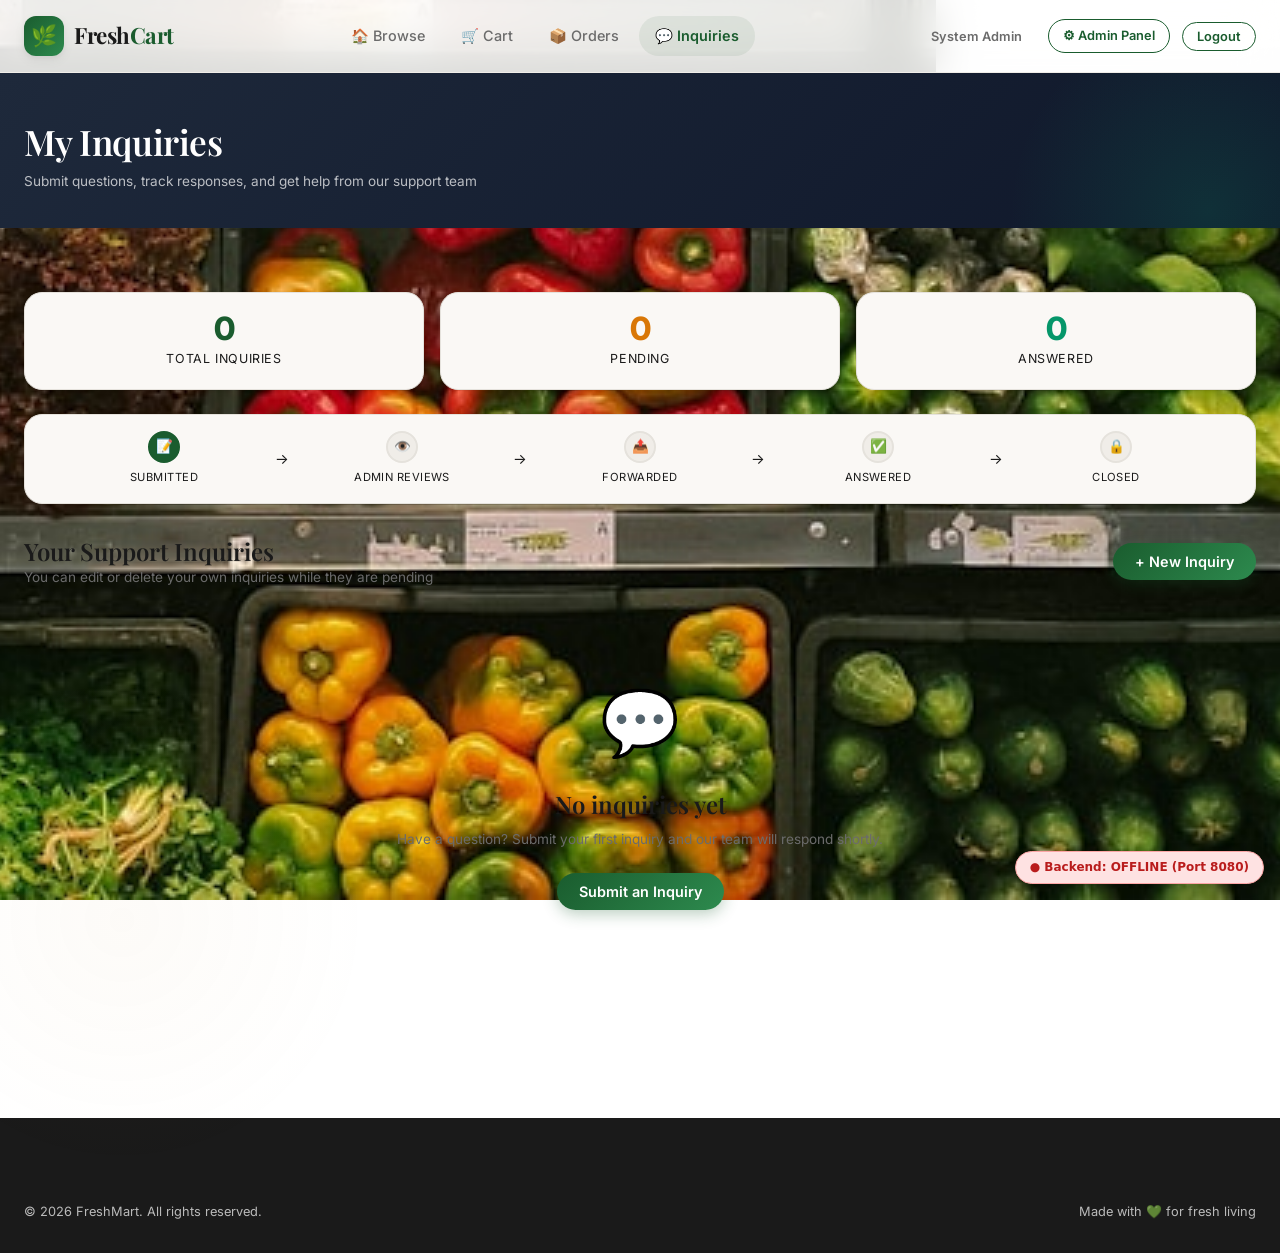
<file: Full-Grocery-System/frontend/inquiries.html>
<!DOCTYPE html>
<html lang="en">
<head>
  <meta charset="UTF-8">
  <meta name="viewport" content="width=device-width, initial-scale=1.0">
  <title>My Inquiries — FreshMart</title>
  <meta name="description" content="Submit and manage your support inquiries and questions at FreshMart grocery delivery.">
  <link rel="stylesheet" href="css/style.css">
  <style>
    /* ── Inquiry Page Specific Styles ── */
    .inquiries-hero {
      background: linear-gradient(135deg, #1e293b 0%, #0f172a 100%);
      padding: 48px 0 36px;
      position: relative;
      overflow: hidden;
    }
    .inquiries-hero::before {
      content: '';
      position: absolute;
      top: -40%;
      right: -10%;
      width: 400px;
      height: 400px;
      background: radial-gradient(circle, rgba(16,185,129,0.15) 0%, transparent 70%);
      pointer-events: none;
    }
    .inquiries-hero-content { position: relative; z-index: 1; }
    .inquiries-hero h1 { color: #fff; margin-bottom: 8px; }
    .inquiries-hero p { color: rgba(255,255,255,0.7); }

    /* Stats Row */
    .inq-stats-row {
      display: flex;
      gap: 16px;
      margin: 32px 0 24px;
      flex-wrap: wrap;
    }
    .inq-stat-card {
      flex: 1;
      min-width: 120px;
      background: var(--clr-surface);
      border: 1px solid var(--clr-border);
      border-radius: var(--radius-lg);
      padding: 20px 24px;
      text-align: center;
      box-shadow: var(--shadow-sm);
    }
    .inq-stat-number {
      font-size: 2rem;
      font-weight: 800;
      color: var(--clr-primary);
      line-height: 1;
    }
    .inq-stat-label {
      font-size: 0.78rem;
      color: var(--clr-text-muted);
      margin-top: 4px;
      text-transform: uppercase;
      letter-spacing: 0.05em;
    }

    /* Inquiry Cards */
    .inquiry-card {
      border-radius: var(--radius-lg);
      padding: 0;
      margin-bottom: 16px;
      overflow: hidden;
      border: 1px solid var(--clr-border);
      transition: box-shadow 0.2s, transform 0.2s;
    }
    .inquiry-card:hover { box-shadow: var(--shadow-md); transform: translateY(-1px); }
    .inquiry-card-header {
      display: flex;
      align-items: flex-start;
      justify-content: space-between;
      gap: 12px;
      padding: 18px 20px 12px;
      background: var(--clr-surface);
      border-bottom: 1px solid var(--clr-border);
    }
    .inquiry-card-title { display: flex; align-items: flex-start; gap: 12px; }
    .inquiry-icon {
      width: 40px;
      height: 40px;
      background: linear-gradient(135deg, var(--clr-primary-muted) 0%, rgba(16,185,129,0.05) 100%);
      border-radius: var(--radius-sm);
      display: flex;
      align-items: center;
      justify-content: center;
      font-size: 1.1rem;
      flex-shrink: 0;
    }
    .inquiry-actions { display: flex; align-items: center; gap: 6px; flex-shrink: 0; }
    .inquiry-card-body { padding: 16px 20px 18px; background: var(--clr-bg); }

    /* Status Badges */
    .inquiry-badge {
      display: inline-flex;
      align-items: center;
      gap: 4px;
      padding: 3px 10px;
      border-radius: 999px;
      font-size: 0.75rem;
      font-weight: 600;
      white-space: nowrap;
    }
    .inquiry-badge--pending   { background: rgba(245,158,11,0.12); color: #d97706; }
    .inquiry-badge--forwarded { background: rgba(59,130,246,0.12);  color: #2563eb; }
    .inquiry-badge--answered  { background: rgba(16,185,129,0.12);  color: #059669; }
    .inquiry-badge--closed    { background: rgba(100,116,139,0.12); color: #64748b; }

    /* Department Badge */
    .inquiry-dept-badge {
      display: inline-flex;
      align-items: center;
      gap: 6px;
      padding: 4px 12px;
      background: rgba(59,130,246,0.08);
      border: 1px solid rgba(59,130,246,0.2);
      border-radius: var(--radius-sm);
      font-size: 0.78rem;
      color: #2563eb;
      margin-bottom: 10px;
    }

    /* Answer Card */
    .inquiry-answer-card {
      background: linear-gradient(135deg, rgba(16,185,129,0.05) 0%, rgba(5,150,105,0.08) 100%);
      border: 1px solid rgba(16,185,129,0.2);
      border-radius: var(--radius-md);
      padding: 14px 16px;
      margin-top: 12px;
    }
    .inquiry-admin-response {
      background: rgba(245,158,11,0.05);
      border: 1px solid rgba(245,158,11,0.2);
      border-radius: var(--radius-md);
      padding: 10px 14px;
      margin-top: 10px;
    }

    /* Empty state */
    .inquiries-empty {
      text-align: center;
      padding: 64px 24px;
    }
    .inquiries-empty-icon { font-size: 4rem; margin-bottom: 16px; }

    /* Edit buttons */
    .inq-btn-edit, .inq-btn-delete { padding: 6px 8px; }
    .inq-btn-delete { color: var(--clr-danger) !important; }

    /* Status flow timeline */
    .inquiry-flow {
      display: flex;
      align-items: center;
      gap: 0;
      margin-bottom: 32px;
      padding: 16px 20px;
      background: var(--clr-surface);
      border: 1px solid var(--clr-border);
      border-radius: var(--radius-lg);
      overflow-x: auto;
    }
    .flow-step {
      flex: 1;
      text-align: center;
      position: relative;
      min-width: 80px;
    }
    .flow-step::after {
      content: '→';
      position: absolute;
      right: -6px;
      top: 50%;
      transform: translateY(-50%);
      color: var(--clr-text-muted);
      font-size: 0.9rem;
    }
    .flow-step:last-child::after { display: none; }
    .flow-dot {
      width: 32px;
      height: 32px;
      border-radius: 50%;
      background: var(--clr-surface-sunken);
      border: 2px solid var(--clr-border);
      display: flex;
      align-items: center;
      justify-content: center;
      margin: 0 auto 6px;
      font-size: 0.85rem;
      transition: all 0.2s;
    }
    .flow-step.active .flow-dot {
      background: var(--clr-primary);
      border-color: var(--clr-primary);
      color: #fff;
    }
    .flow-label { font-size: 0.7rem; color: var(--clr-text-muted); text-transform: uppercase; letter-spacing: 0.04em; }
  </style>
</head>
<body class="page-browse">

  <!-- Navigation -->
  <nav class="navbar" id="navbar">
    <div class="navbar-inner">
      <a href="index.html" class="navbar-brand">
        <div class="navbar-logo">&#127807;</div>
        <div class="navbar-brand-text">Fresh<span>Cart</span></div>
      </a>
      <div class="navbar-nav">
        <a href="index.html" class="nav-link">&#127968; Browse</a>
        <a href="cart.html" class="nav-link" id="nav-cart">
          &#128722; Cart
          <span class="badge hidden" id="cart-badge">0</span>
        </a>
        <a href="orders.html" class="nav-link">&#128230; Orders</a>
        <a href="inquiries.html" class="nav-link active">&#128172; Inquiries</a>
      </div>
      <div class="navbar-actions">
        <button class="btn btn-ghost btn-sm" id="btn-login" onclick="showModal('login-modal')">Sign In</button>
        <button class="btn btn-primary btn-sm" id="btn-signup" onclick="showModal('signup-modal')">Sign Up</button>
        <div class="hidden" id="user-menu">
          <button class="btn btn-ghost btn-sm" id="user-name-display"></button>
          <a href="admin.html" class="btn btn-outline btn-sm hidden" id="menu-admin-btn">&#9881; Admin Panel</a>
          <button class="btn btn-outline btn-sm" onclick="logout()">Logout</button>
        </div>
        <button class="navbar-mobile-toggle" onclick="toggleMobileNav()">&#9776;</button>
      </div>
    </div>
  </nav>

  <!-- Hero Banner -->
  <div class="inquiries-hero">
    <div class="container inquiries-hero-content">
      <h1 class="heading-lg">My Inquiries</h1>
      <p class="body-sm">Submit questions, track responses, and get help from our support team</p>
    </div>
  </div>

  <!-- Main Content -->
  <div class="container" style="padding-top: 32px; padding-bottom: 64px;">

    <!-- Stats Row -->
    <div class="inq-stats-row">
      <div class="inq-stat-card">
        <div class="inq-stat-number" id="inq-stat-total">0</div>
        <div class="inq-stat-label">Total Inquiries</div>
      </div>
      <div class="inq-stat-card">
        <div class="inq-stat-number" id="inq-stat-pending" style="color:#d97706;">0</div>
        <div class="inq-stat-label">Pending</div>
      </div>
      <div class="inq-stat-card">
        <div class="inq-stat-number" id="inq-stat-answered" style="color:#059669;">0</div>
        <div class="inq-stat-label">Answered</div>
      </div>
    </div>

    <!-- Status Flow Guide -->
    <div class="inquiry-flow">
      <div class="flow-step active">
        <div class="flow-dot">📝</div>
        <div class="flow-label">Submitted</div>
      </div>
      <div class="flow-step">
        <div class="flow-dot">👁️</div>
        <div class="flow-label">Admin Reviews</div>
      </div>
      <div class="flow-step">
        <div class="flow-dot">📤</div>
        <div class="flow-label">Forwarded</div>
      </div>
      <div class="flow-step">
        <div class="flow-dot">✅</div>
        <div class="flow-label">Answered</div>
      </div>
      <div class="flow-step">
        <div class="flow-dot">🔒</div>
        <div class="flow-label">Closed</div>
      </div>
    </div>

    <!-- Header + Add Button -->
    <div class="admin-header" style="margin-bottom: 20px;">
      <div>
        <h2 class="heading-md">Your Support Inquiries</h2>
        <p class="body-sm">You can edit or delete your own inquiries while they are pending</p>
      </div>
      <button class="btn btn-primary" onclick="openAddInquiryModal()" id="btn-add-inquiry">
        + New Inquiry
      </button>
    </div>

    <!-- Inquiries List -->
    <div id="my-inquiries-list"></div>

    <!-- Empty State -->
    <div class="inquiries-empty hidden" id="inquiries-empty">
      <div class="inquiries-empty-icon">💬</div>
      <h3 class="heading-md" style="margin-bottom: 8px;">No inquiries yet</h3>
      <p class="body-sm text-muted" style="margin-bottom: 24px;">Have a question? Submit your first inquiry and our team will respond shortly.</p>
      <button class="btn btn-primary" onclick="openAddInquiryModal()">Submit an Inquiry</button>
    </div>
  </div>

  <!-- ── Add/Edit Inquiry Modal ── -->
  <div class="modal-backdrop" id="inquiry-modal-backdrop" onclick="hideInquiryModal()"></div>
  <div class="modal" id="inquiry-modal" style="max-width: 520px;">
    <div class="modal-header">
      <h3 class="modal-title" id="inquiry-modal-title">Submit New Inquiry</h3>
      <button class="modal-close" onclick="hideInquiryModal()">&times;</button>
    </div>
    <div class="modal-body">
      <form id="inquiry-form" onsubmit="return saveInquiryForm(event)">
        <div class="form-row">
          <div class="form-group">
            <label class="form-label">Your Name <span class="required">*</span></label>
            <input type="text" class="form-input" id="inq-name" placeholder="John Silva" required>
          </div>
          <div class="form-group">
            <label class="form-label">Contact Phone <span class="required">*</span></label>
            <input type="tel" class="form-input" id="inq-phone" placeholder="+94 7X XXX XXXX" required>
          </div>
        </div>
        <div class="form-row">
          <div class="form-group" style="flex: 2;">
            <label class="form-label">Delivery Address <span class="required">*</span></label>
            <input type="text" class="form-input" id="inq-address" placeholder="42 Galle Road, Colombo" required>
          </div>
          <div class="form-group" style="flex: 1;">
            <label class="form-label">Order ID <span class="text-muted" style="font-size:0.75rem;">(Optional)</span></label>
            <input type="text" class="form-input" id="inq-order-id" placeholder="ORD-00001">
          </div>
        </div>
        <div class="form-group">
          <label class="form-label">Subject <span class="required">*</span></label>
          <input type="text" class="form-input" id="inq-subject" placeholder="e.g. Delivery issue with my order" required maxlength="120">
        </div>
        <div class="form-group">
          <label class="form-label">Explanation / Message <span class="required">*</span></label>
          <textarea class="form-textarea" id="inq-message" rows="4" placeholder="Please describe your issue or question in detail. Include order numbers or product names if relevant." required></textarea>
        </div>
        <div class="form-group">
          <label class="form-label" style="font-size:0.78rem; color:var(--clr-text-muted);">Your inquiry will be reviewed by our System Administrator and forwarded to the relevant department.</label>
        </div>
        <div class="modal-footer" style="padding: 16px 0 0; border:none;">
          <button type="button" class="btn btn-ghost" onclick="hideInquiryModal()">Cancel</button>
          <button type="submit" class="btn btn-primary">Submit Inquiry</button>
        </div>
      </form>
    </div>
  </div>

  <!-- Footer -->
  <footer class="footer">
    <div class="container">
      <div class="footer-bottom" style="border-top:none;">
        <span>&copy; 2026 FreshMart. All rights reserved.</span>
        <span>Made with &#128154; for fresh living</span>
      </div>
    </div>
  </footer>

  <!-- Login Modal -->
  <div class="modal-backdrop" id="login-modal-backdrop" onclick="hideModal('login-modal')"></div>
  <div class="modal" id="login-modal">
    <div class="modal-header">
      <h3 class="modal-title">Welcome Back</h3>
      <button class="modal-close" onclick="hideModal('login-modal')">&times;</button>
    </div>
    <div class="modal-body">
      <form id="login-form" onsubmit="return handleLogin(event)">
        <div class="form-group">
          <label class="form-label">Email Address</label>
          <input type="email" class="form-input" id="login-email" placeholder="you@example.com" required>
        </div>
        <div class="form-group">
          <label class="form-label">Password</label>
          <input type="password" class="form-input" id="login-password" placeholder="Enter your password" required>
        </div>
        <button type="submit" class="btn btn-primary" style="width: 100%; margin-top: 8px;">Sign In</button>
      </form>
    </div>
  </div>

  <!-- Signup Modal -->
  <div class="modal-backdrop" id="signup-modal-backdrop" onclick="hideModal('signup-modal')"></div>
  <div class="modal" id="signup-modal">
    <div class="modal-header">
      <h3 class="modal-title">Create Account</h3>
      <button class="modal-close" onclick="hideModal('signup-modal')">&times;</button>
    </div>
    <div class="modal-body">
      <form id="signup-form" onsubmit="handleSignup(event); return false;">
        <div class="form-group">
          <label class="form-label">Full Name <span class="required">*</span></label>
          <input type="text" class="form-input" id="signup-name" placeholder="John Doe" required>
        </div>
        <div class="form-group">
          <label class="form-label">Email Address <span class="required">*</span></label>
          <input type="email" class="form-input" id="signup-email" placeholder="you@example.com" required>
        </div>
        <div class="form-row">
          <div class="form-group">
            <label class="form-label">Password <span class="required">*</span></label>
            <input type="password" class="form-input" id="signup-password" placeholder="Min 6 characters" required minlength="6">
          </div>
          <div class="form-group">
            <label class="form-label">Phone</label>
            <input type="tel" class="form-input" id="signup-phone" placeholder="+94 7X XXX XXXX">
          </div>
        </div>
        <div class="form-group">
          <label class="form-label">Address</label>
          <textarea class="form-textarea" id="signup-address" rows="2" placeholder="Your delivery address"></textarea>
        </div>
        <button type="submit" class="btn btn-primary" style="width: 100%; margin-top: 8px;">Create Account</button>
      </form>
    </div>
  </div>

  <!-- Toast Container -->
  <div class="toast-container" id="toast-container"></div>

  <script src="js/validator.js?v=2026_v5"></script>
  <script src="js/api.js?v=2026_v5"></script>
  <script src="js/product-browse.js?v=2026_v5"></script>
  <script src="js/account.js?v=2026_v5"></script>
  <script src="js/cart.js?v=2026_v5"></script>
  <script src="js/inquiry.js?v=2026_v5"></script>
</body>
</html>
</file>
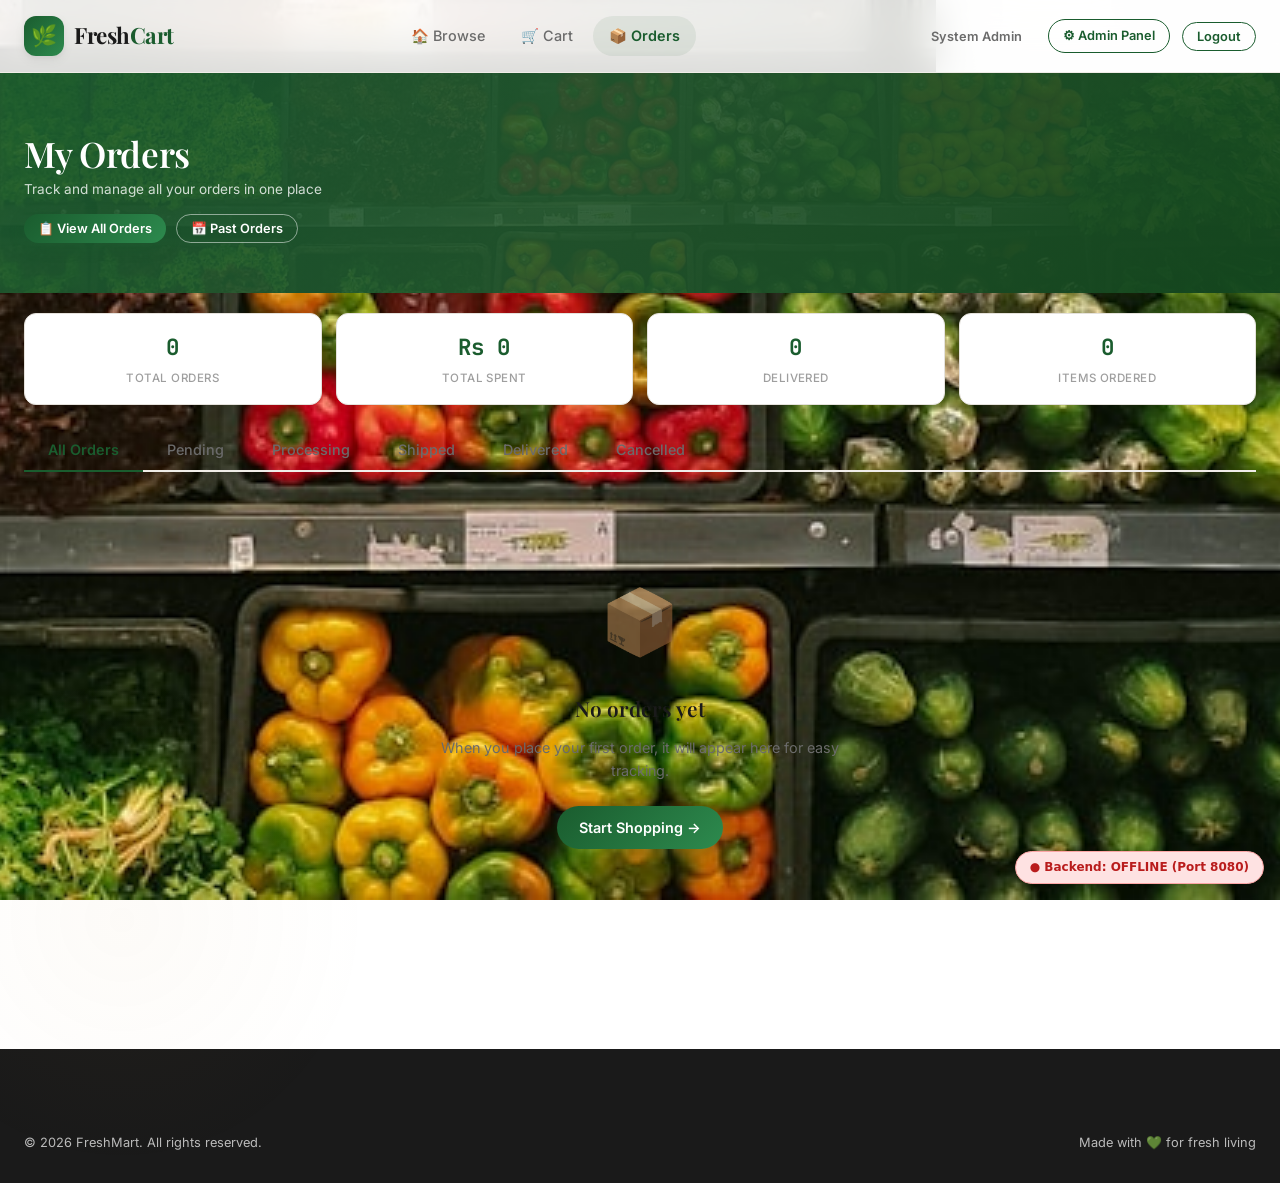
<file: Full-Grocery-System/frontend/orders.html>
<!DOCTYPE html>
<html lang="en">
<head>
  <meta charset="UTF-8">
  <meta name="viewport" content="width=device-width, initial-scale=1.0">
  <title>My Orders — FreshMart</title>
  <link rel="stylesheet" href="css/style.css">
</head>
<body class="page-orders">

  <!-- Navigation -->
  <nav class="navbar" id="navbar">
    <div class="navbar-inner">
      <a href="index.html" class="navbar-brand">
        <div class="navbar-logo">&#127807;</div>
        <div class="navbar-brand-text">Fresh<span>Cart</span></div>
      </a>
      <div class="navbar-nav">
        <a href="index.html" class="nav-link">&#127968; Browse</a>
        <a href="cart.html" class="nav-link" id="nav-cart">
          &#128722; Cart
          <span class="badge hidden" id="cart-badge">0</span>
        </a>
        <a href="orders.html" class="nav-link active">&#128230; Orders</a>
      </div>
      <div class="navbar-actions">
        <button class="btn btn-ghost btn-sm" id="btn-login" onclick="showModal('login-modal')">Sign In</button>
        <button class="btn btn-primary btn-sm" id="btn-signup" onclick="showModal('signup-modal')">Sign Up</button>
        <div class="hidden" id="user-menu">
          <button class="btn btn-ghost btn-sm" id="user-name-display"></button>
          <a href="admin.html" class="btn btn-outline btn-sm hidden" id="menu-admin-btn">&#9881; Admin Panel</a>
          <button class="btn btn-outline btn-sm" onclick="logout()">Logout</button>
        </div>
        <button class="navbar-mobile-toggle" onclick="toggleMobileNav()">&#9776;</button>
      </div>
    </div>
  </nav>

  <!-- Page Header -->
  <section class="page-hero-banner" style="background-image: url('images/banner-grocery.jpg');">
    <div class="page-hero-overlay"></div>
    <div class="container page-hero-content">
      <h1 class="heading-lg" style="color: #fff; position: relative; z-index: 1;">My Orders</h1>
      <p class="body-sm" style="margin-top: 4px; color: rgba(255,255,255,0.8); position: relative; z-index: 1;">Track and manage all your orders in one place</p>
      <div style="margin-top: 14px; position: relative; z-index: 1; display: flex; gap: 10px; flex-wrap: wrap;">
        <button class="btn btn-primary btn-sm" onclick="scrollToOrders()">&#128203; View All Orders</button>
        <button class="btn btn-outline btn-sm" style="border-color: rgba(255,255,255,0.5); color: #fff;" onclick="viewPastOrders()">&#128197; Past Orders</button>
      </div>
    </div>
  </section>

  <!-- Tabs -->
  <section style="padding-top: 20px;">
    <div class="container">
      <!-- Order History Stats -->
      <div class="order-history-stats" id="order-history-stats">
        <div class="oh-stat">
          <div class="oh-stat-value" id="oh-total-orders">0</div>
          <div class="oh-stat-label">Total Orders</div>
        </div>
        <div class="oh-stat">
          <div class="oh-stat-value" id="oh-total-spent">Rs 0</div>
          <div class="oh-stat-label">Total Spent</div>
        </div>
        <div class="oh-stat">
          <div class="oh-stat-value" id="oh-delivered">0</div>
          <div class="oh-stat-label">Delivered</div>
        </div>
        <div class="oh-stat">
          <div class="oh-stat-value" id="oh-items-ordered">0</div>
          <div class="oh-stat-label">Items Ordered</div>
        </div>
      </div>

      <!-- Reorder Section -->
      <div class="reorder-section hidden" id="reorder-section">
        <h3 class="body-sm" style="font-weight: 600; margin-bottom: 12px;">&#128257; Order Again</h3>
        <div class="reorder-scroll" id="reorder-items"></div>
      </div>

      <div class="tabs">
        <button class="tab active" onclick="filterOrders('all', this)">All Orders</button>
        <button class="tab" onclick="filterOrders('pending', this)">Pending</button>
        <button class="tab" onclick="filterOrders('processing', this)">Processing</button>
        <button class="tab" onclick="filterOrders('shipped', this)">Shipped</button>
        <button class="tab" onclick="filterOrders('delivered', this)">Delivered</button>
        <button class="tab" onclick="filterOrders('cancelled', this)">Cancelled</button>
      </div>
    </div>
  </section>

  <!-- Orders List -->
  <section class="section" style="padding-top: 10px;">
    <div class="container">
      <!-- Empty State -->
      <div class="empty-state hidden" id="orders-empty">
        <div class="empty-state-icon">&#128230;</div>
        <h3 class="empty-state-title">No orders yet</h3>
        <p class="empty-state-text">When you place your first order, it will appear here for easy tracking.</p>
        <a href="index.html" class="btn btn-primary">Start Shopping &#8594;</a>
      </div>

      <!-- Orders -->
      <div class="flex flex-col gap-md" id="orders-list">
        <!-- Orders rendered here -->
      </div>
    </div>
  </section>

  <!-- Order Detail Modal -->
  <div class="modal-backdrop" id="order-detail-backdrop" onclick="hideModal('order-detail')"></div>
  <div class="modal" id="order-detail" style="max-width: 640px;">
    <div class="modal-header">
      <h3 class="modal-title" id="order-detail-title">Order Details</h3>
      <button class="modal-close" onclick="hideModal('order-detail')">&times;</button>
    </div>
    <div class="modal-body">
      <!-- Timeline -->
      <div class="order-timeline" id="order-timeline">
        <div class="timeline-step completed">
          <div class="timeline-dot">&#10003;</div>
          <div class="timeline-label">Placed</div>
        </div>
        <div class="timeline-step completed">
          <div class="timeline-dot">&#10003;</div>
          <div class="timeline-label">Confirmed</div>
        </div>
        <div class="timeline-step active">
          <div class="timeline-dot">&#9679;</div>
          <div class="timeline-label">Processing</div>
        </div>
        <div class="timeline-step">
          <div class="timeline-dot">&#9679;</div>
          <div class="timeline-label">Shipped</div>
        </div>
        <div class="timeline-step">
          <div class="timeline-dot">&#9679;</div>
          <div class="timeline-label">Delivered</div>
        </div>
      </div>

      <div class="form-divider"></div>

      <!-- Order Info -->
      <div class="detail-info-grid">
        <div class="detail-info-box">
          <div class="detail-info-label">Delivery Address</div>
          <div class="detail-info-value" id="detail-address">-</div>
        </div>
        <div class="detail-info-box">
          <div class="detail-info-label">Payment Method</div>
          <div class="detail-info-value" id="detail-payment">-</div>
        </div>
        <div class="detail-info-box">
          <div class="detail-info-label">Order Date</div>
          <div class="detail-info-value" id="detail-date">-</div>
        </div>
        <div class="detail-info-box">
          <div class="detail-info-label">Status</div>
          <div class="detail-info-value" id="detail-status">-</div>
        </div>
      </div>

      <div class="form-divider"></div>

      <!-- Items -->
      <h4 class="body-sm" style="margin-bottom: 12px; text-transform: uppercase; letter-spacing: 0.06em; font-weight: 600;">Order Items</h4>
      <div class="flex flex-col gap-sm" id="order-detail-items"></div>

      <div class="form-divider"></div>

      <!-- Summary -->
      <div class="flex justify-between body-sm" style="margin-bottom: 8px;">
        <span class="text-muted">Subtotal</span>
        <span class="font-mono" id="detail-subtotal">Rs 0.00</span>
      </div>
      <div class="flex justify-between body-sm" style="margin-bottom: 8px;">
        <span class="text-muted">Delivery</span>
        <span class="font-mono" id="detail-delivery">Rs 0.00</span>
      </div>
      <div class="flex justify-between body-sm" style="margin-bottom: 16px;">
        <span class="text-muted">Tax</span>
        <span class="font-mono" id="detail-tax">Rs 0.00</span>
      </div>
      <div class="flex justify-between" style="font-weight: 700; font-size: 1.1rem; padding-top: 12px; border-top: 2px solid var(--clr-border);">
        <span>Total</span>
        <span class="text-primary" id="detail-total">Rs 0.00</span>
      </div>

      <div style="margin-top: 16px; display: flex; gap: 10px;">
        <button class="btn btn-outline" style="flex: 1;" onclick="hideModal('order-detail'); showOrderSlip(window._detailOrderId);">&#129534; View Payment Slip</button>
        <button class="btn btn-primary" style="flex: 1;" id="detail-reorder-btn" onclick="reorderFromDetail()">&#128257; Reorder</button>
      </div>
    </div>
  </div>

  <!-- Footer -->
  <footer class="footer">
    <div class="container">
      <div class="footer-bottom" style="border-top: none;">
        <span>&copy; 2026 FreshMart. All rights reserved.</span>
        <span>Made with &#128154; for fresh living</span>
      </div>
    </div>
  </footer>

  <!-- Payment Slip & Receipt Modal -->
  <div class="modal-backdrop" id="payment-slip-backdrop" onclick="hidePaymentSlipModal()"></div>
  <div class="modal payment-slip-modal" id="payment-slip-modal" style="max-width: 660px; padding: 0; overflow: hidden; border-radius: var(--radius-xl); box-shadow: var(--shadow-xl);">
    
    <!-- Slip Header Ribbon -->
    <div style="background: linear-gradient(135deg, var(--clr-primary-dark) 0%, var(--clr-primary) 100%); color: #ffffff; padding: 20px 28px; display: flex; justify-content: space-between; align-items: center;">
      <div style="display: flex; align-items: center; gap: 12px;">
        <div style="font-size: 2rem;">&#127807;</div>
        <div>
          <div style="font-family: var(--font-display); font-size: 1.35rem; font-weight: 700; line-height: 1.1;">FreshMart Supermarket</div>
          <div style="font-size: 0.75rem; opacity: 0.85; text-transform: uppercase; letter-spacing: 0.06em;">Official Payment Receipt &amp; Tax Invoice</div>
        </div>
      </div>
      <div style="display: flex; align-items: center; gap: 12px;">
        <div class="receipt-paid-badge" style="background: #22c55e; color: #ffffff; padding: 5px 12px; border-radius: 999px; font-weight: 700; font-size: 0.8rem; letter-spacing: 0.05em; display: inline-flex; align-items: center; gap: 4px;">
          &#10003; PAID
        </div>
        <button class="modal-close" style="color: #ffffff; font-size: 1.5rem; background: none; border: none; cursor: pointer;" onclick="hidePaymentSlipModal()">&times;</button>
      </div>
    </div>

    <!-- Printable Slip Content -->
    <div id="printable-slip-area" style="background: #ffffff; padding: 28px 32px; color: #1f2937;">
      
      <!-- Top Order ID Banner -->
      <div style="display: flex; justify-content: space-between; align-items: flex-start; border-bottom: 2px dashed #e5e7eb; padding-bottom: 18px; margin-bottom: 18px; flex-wrap: wrap; gap: 12px;">
        <div>
          <span style="font-size: 0.72rem; text-transform: uppercase; letter-spacing: 0.05em; color: #6b7280; display: block; font-weight: 600;">Order ID</span>
          <span class="font-mono" style="font-size: 1.5rem; font-weight: 800; color: var(--clr-primary);" id="slip-order-id">#ORD-00001</span>
          <div style="font-size: 0.78rem; color: #6b7280; margin-top: 2px;">Payment Ref: <strong class="font-mono" id="slip-payment-id">PAY-00001</strong></div>
        </div>
        <div style="text-align: right;">
          <span style="font-size: 0.72rem; text-transform: uppercase; letter-spacing: 0.05em; color: #6b7280; display: block; font-weight: 600;">Date &amp; Time</span>
          <div style="font-size: 0.88rem; font-weight: 600; color: #1f2937;" id="slip-date-time">17 Sep 2026, 03:45 PM</div>
          <div style="font-size: 0.78rem; color: #6b7280; margin-top: 2px;">Method: <strong id="slip-payment-method">Credit Card</strong></div>
        </div>
      </div>

      <!-- Customer & Delivery Information -->
      <div style="display: grid; grid-template-columns: 1fr 1fr; gap: 14px; background: #f9fafb; border: 1px solid #f3f4f6; border-radius: 10px; padding: 14px 18px; margin-bottom: 20px;">
        <div>
          <div style="font-size: 0.7rem; font-weight: 700; text-transform: uppercase; letter-spacing: 0.05em; color: #6b7280; margin-bottom: 4px;">Delivered To</div>
          <div style="font-size: 0.95rem; font-weight: 700; color: #111827;" id="slip-customer-name">Customer Name</div>
          <div style="font-size: 0.8rem; color: #4b5563; margin-top: 2px;">&#128222; <span id="slip-customer-phone">+94 77 123 4567</span></div>
        </div>
        <div>
          <div style="font-size: 0.7rem; font-weight: 700; text-transform: uppercase; letter-spacing: 0.05em; color: #6b7280; margin-bottom: 4px;">Shipping Address &amp; Speed</div>
          <div style="font-size: 0.82rem; color: #111827; font-weight: 500;" id="slip-customer-address">42 Galle Road, Colombo</div>
          <div style="font-size: 0.78rem; color: var(--clr-primary); font-weight: 600; margin-top: 3px;">&#128666; <span id="slip-delivery-slot">Standard Delivery</span></div>
        </div>
      </div>

      <!-- Purchased Items Table -->
      <div style="margin-bottom: 20px;">
        <table style="width: 100%; border-collapse: collapse; font-size: 0.85rem;">
          <thead>
            <tr style="border-bottom: 1.5px solid #e5e7eb; color: #6b7280; text-align: left; font-size: 0.75rem; text-transform: uppercase; letter-spacing: 0.05em;">
              <th style="padding: 8px 4px;">Item Description</th>
              <th style="padding: 8px 4px; text-align: center;">Qty</th>
              <th style="padding: 8px 4px; text-align: right;">Unit Price</th>
              <th style="padding: 8px 4px; text-align: right;">Total</th>
            </tr>
          </thead>
          <tbody id="slip-items-tbody">
            <!-- Items injected by JS -->
          </tbody>
        </table>
      </div>

      <!-- Financial Calculation Section -->
      <div style="border-top: 2px dashed #e5e7eb; padding-top: 14px; margin-bottom: 18px;">
        <div style="display: flex; justify-content: flex-end;">
          <div style="width: 260px;">
            <div style="display: flex; justify-content: space-between; font-size: 0.85rem; color: #4b5563; margin-bottom: 4px;">
              <span>Subtotal:</span>
              <span class="font-mono" id="slip-subtotal">Rs 0.00</span>
            </div>
            <div style="display: flex; justify-content: space-between; font-size: 0.85rem; color: #4b5563; margin-bottom: 4px;">
              <span>Delivery Charge:</span>
              <span class="font-mono" id="slip-delivery-fee">Rs 0.00</span>
            </div>
            <div style="display: flex; justify-content: space-between; font-size: 0.85rem; color: #4b5563; margin-bottom: 8px;">
              <span>Tax (8%):</span>
              <span class="font-mono" id="slip-tax">Rs 0.00</span>
            </div>
            <div style="display: flex; justify-content: space-between; font-size: 1.15rem; font-weight: 800; color: #111827; border-top: 1.5px solid #111827; padding-top: 8px;">
              <span>Total Paid:</span>
              <span class="font-mono" style="color: var(--clr-primary);" id="slip-grand-total">Rs 0.00</span>
            </div>
          </div>
        </div>
      </div>

      <!-- Barcode Graphic & Verification Note -->
      <div style="text-align: center; border-top: 1px solid #f3f4f6; padding-top: 14px;">
        <div style="font-family: 'Courier New', monospace; font-size: 1.5rem; letter-spacing: 5px; font-weight: 900; color: #374151; margin-bottom: 2px;" id="slip-barcode">
          ||||| ||| |||| ||||| || |||||| |||||
        </div>
        <div style="font-size: 0.75rem; font-weight: 700; color: #6b7280; font-family: var(--font-mono); margin-bottom: 4px;" id="slip-barcode-text">ORD-00001</div>
        <p style="font-size: 0.72rem; color: #9ca3af; margin: 0;">
          Thank you for ordering with FreshMart! Please retain this slip for delivery verification. &bull; Hotline: +94 11 234 5678
        </p>
      </div>

    </div>

    <!-- Action Toolbar (Hidden during print) -->
    <div class="no-print" style="background: #f9fafb; border-top: 1px solid #e5e7eb; padding: 14px 24px; display: flex; justify-content: space-between; align-items: center; flex-wrap: wrap; gap: 10px;">
      <div style="display: flex; gap: 8px;">
        <button type="button" class="btn btn-primary btn-sm" onclick="printPaymentSlip()">
          &#128438; Print Slip
        </button>
        <button type="button" class="btn btn-outline btn-sm" onclick="downloadPaymentSlip()">
          &#128229; Download Receipt
        </button>
      </div>
      <button type="button" class="btn btn-ghost btn-sm" onclick="hidePaymentSlipModal()">
        Close
      </button>
    </div>

  </div>

  <!-- Login Modal -->
  <div class="modal-backdrop" id="login-modal-backdrop" onclick="hideModal('login-modal')"></div>
  <div class="modal" id="login-modal">
    <div class="modal-header">
      <h3 class="modal-title">Welcome Back</h3>
      <button class="modal-close" onclick="hideModal('login-modal')">&times;</button>
    </div>
    <div class="modal-body">
      <form id="login-form" onsubmit="return handleLogin(event)">
        <div class="form-group">
          <label class="form-label">Email Address</label>
          <input type="email" class="form-input" id="login-email" placeholder="you@example.com" required>
        </div>
        <div class="form-group">
          <label class="form-label">Password</label>
          <input type="password" class="form-input" id="login-password" placeholder="Enter your password" required>
        </div>
        <button type="submit" class="btn btn-primary" style="width: 100%; margin-top: 8px;">Sign In</button>
      </form>
    </div>
  </div>

  <!-- Signup Modal -->
  <div class="modal-backdrop" id="signup-modal-backdrop" onclick="hideModal('signup-modal')"></div>
  <div class="modal" id="signup-modal">
    <div class="modal-header">
      <h3 class="modal-title">Create Account</h3>
      <button class="modal-close" onclick="hideModal('signup-modal')">&times;</button>
    </div>
    <div class="modal-body">
      <form id="signup-form" onsubmit="handleSignup(event); return false;">
        <div class="form-group">
          <label class="form-label">Full Name <span class="required">*</span></label>
          <input type="text" class="form-input" id="signup-name" placeholder="John Doe" required>
        </div>
        <div class="form-group">
          <label class="form-label">Email Address <span class="required">*</span></label>
          <input type="email" class="form-input" id="signup-email" placeholder="you@example.com" required>
        </div>
        <div class="form-row">
          <div class="form-group">
            <label class="form-label">Password <span class="required">*</span></label>
            <input type="password" class="form-input" id="signup-password" placeholder="Min 6 characters" required minlength="6">
          </div>
          <div class="form-group">
            <label class="form-label">Phone</label>
            <input type="tel" class="form-input" id="signup-phone" placeholder="+94 7X XXX XXXX">
          </div>
        </div>
        <div class="form-group">
          <label class="form-label">Address</label>
          <textarea class="form-textarea" id="signup-address" rows="2" placeholder="Your delivery address (e.g. 42 Galle Road, Colombo 03)"></textarea>
        </div>
        <button type="submit" class="btn btn-primary" style="width: 100%; margin-top: 8px;">Create Account</button>
      </form>
    </div>
  </div>

  <!-- Toast Container -->
  <div class="toast-container" id="toast-container"></div>

  <script src="js/validator.js?v=2026_v5"></script>
  <script src="js/api.js?v=2026_v5"></script>
  <script src="js/product-browse.js?v=2026_v5"></script>
  <script src="js/account.js?v=2026_v5"></script>
  <script src="js/cart.js?v=2026_v5"></script>
  <script src="js/order.js?v=2026_v5"></script>
  <script src="js/payment-delivery.js?v=2026_v5"></script>
</body>
</html>
</file>
<file: Full-Grocery-System/frontend/css/style.css>
/* ============================================
   FreshMart — Premium Grocery Ordering System
   Design System & Global Styles
   ============================================ */

@import url('https://fonts.googleapis.com/css2?family=Playfair+Display:wght@400;500;600;700&family=Inter:wght@300;400;500;600;700&family=JetBrains+Mono:wght@400;500&display=swap');

/* ── Design Tokens ── */
:root {
  --clr-primary: #1a5c2e;
  --clr-primary-light: #2d8a4e;
  --clr-primary-dark: #0e3a1a;
  --clr-primary-muted: rgba(26, 92, 46, 0.08);

  --clr-accent: #c9943e;
  --clr-accent-light: #e0b46a;
  --clr-accent-dark: #a07420;

  --clr-surface: #faf8f5;
  --clr-surface-elevated: #ffffff;
  --clr-surface-sunken: #f0ede8;
  --clr-surface-glass: rgba(255, 255, 255, 0.72);

  --clr-text: #1a1a1a;
  --clr-text-secondary: #6b6b6b;
  --clr-text-tertiary: #9e9e9e;
  --clr-text-inverse: #ffffff;

  --clr-border: #e5e2dc;
  --clr-border-light: #f0ede8;

  --clr-success: #22a65a;
  --clr-warning: #e5a106;
  --clr-danger: #d9363e;
  --clr-info: #3b82f6;

  --shadow-sm: 0 1px 3px rgba(0,0,0,0.04), 0 1px 2px rgba(0,0,0,0.06);
  --shadow-md: 0 4px 12px rgba(0,0,0,0.06), 0 2px 4px rgba(0,0,0,0.04);
  --shadow-lg: 0 12px 40px rgba(0,0,0,0.08), 0 4px 12px rgba(0,0,0,0.04);
  --shadow-xl: 0 24px 60px rgba(0,0,0,0.10), 0 8px 20px rgba(0,0,0,0.06);
  --shadow-glow: 0 0 40px rgba(26, 92, 46, 0.15);
  --shadow-accent: 0 8px 30px rgba(201, 148, 62, 0.25);

  --radius-sm: 8px;
  --radius-md: 12px;
  --radius-lg: 18px;
  --radius-xl: 24px;
  --radius-full: 9999px;

  --font-display: 'Playfair Display', Georgia, serif;
  --font-body: 'Inter', -apple-system, BlinkMacSystemFont, sans-serif;
  --font-mono: 'JetBrains Mono', monospace;

  --transition-fast: 0.15s cubic-bezier(0.4, 0, 0.2, 1);
  --transition-base: 0.25s cubic-bezier(0.4, 0, 0.2, 1);
  --transition-smooth: 0.4s cubic-bezier(0.16, 1, 0.3, 1);
  --transition-spring: 0.5s cubic-bezier(0.34, 1.56, 0.64, 1);

  --z-dropdown: 100;
  --z-sticky: 200;
  --z-modal-backdrop: 300;
  --z-modal: 400;
  --z-toast: 500;
}

/* ── Reset & Base ── */
*, *::before, *::after {
  margin: 0;
  padding: 0;
  box-sizing: border-box;
}

html {
  scroll-behavior: smooth;
  -webkit-font-smoothing: antialiased;
  -moz-osx-font-smoothing: grayscale;
}

body {
  font-family: var(--font-body);
  color: var(--clr-text);
  background: var(--clr-surface);
  line-height: 1.6;
  min-height: 100vh;
  overflow-x: hidden;
}

body::before {
  content: '';
  position: fixed;
  top: -50%;
  right: -20%;
  width: 600px;
  height: 600px;
  background: radial-gradient(circle, rgba(26,92,46,0.04) 0%, transparent 70%);
  pointer-events: none;
  z-index: 0;
}

body::after {
  content: '';
  position: fixed;
  bottom: -30%;
  left: -10%;
  width: 500px;
  height: 500px;
  background: radial-gradient(circle, rgba(201,148,62,0.04) 0%, transparent 70%);
  pointer-events: none;
  z-index: 0;
}

/* ── Page Backgrounds ── */
body::after {
  background: radial-gradient(circle, rgba(201,148,62,0.04) 0%, transparent 70%);
}

.page-browse {
  background:
    url('../images/banner-grocery.jpg') no-repeat top center fixed;
  background-size: cover;
}

.page-browse::before {
  background:
    linear-gradient(180deg, rgba(255,255,255,0.97) 0%, rgba(255,255,255,0.93) 30%, rgba(255,255,255,0.98) 60%, rgba(255,255,255,0.97) 100%) !important;
  z-index: 0 !important;
}

.page-cart {
  background:
    url('../images/banner-grocery.jpg') no-repeat top center fixed;
  background-size: cover;
}

.page-cart::before {
  background:
    linear-gradient(180deg, rgba(255,255,255,0.97) 0%, rgba(255,255,255,0.92) 40%, rgba(255,255,255,0.97) 100%) !important;
  z-index: 0 !important;
}

.page-checkout {
  background:
    url('../images/banner-grocery.jpg') no-repeat top center fixed;
  background-size: cover;
}

.page-checkout::before {
  background:
    linear-gradient(180deg, rgba(255,255,255,0.97) 0%, rgba(255,255,255,0.92) 40%, rgba(255,255,255,0.97) 100%) !important;
  z-index: 0 !important;
}

.page-orders {
  background:
    url('../images/banner-grocery.jpg') no-repeat top center fixed;
  background-size: cover;
}

.page-orders::before {
  background:
    linear-gradient(180deg, rgba(255,255,255,0.97) 0%, rgba(255,255,255,0.92) 40%, rgba(255,255,255,0.97) 100%) !important;
  z-index: 0 !important;
}

.page-admin {
  background:
    url('../images/banner-grocery.jpg') no-repeat top center fixed;
  background-size: cover;
}

.page-admin::before {
  background:
    linear-gradient(180deg, rgba(255,255,255,0.97) 0%, rgba(255,255,255,0.92) 40%, rgba(255,255,255,0.97) 100%) !important;
  z-index: 0 !important;
}

/* ── Stat Item Backgrounds ── */
.stat-item {
  position: relative;
  overflow: hidden;
}

.stat-item-bg {
  position: absolute;
  inset: 0;
  background-size: cover;
  background-position: center;
  opacity: 0.08;
  z-index: 0;
  transition: opacity 0.3s ease;
}

.stat-item:hover .stat-item-bg {
  opacity: 0.15;
}

.stat-item > *:not(.stat-item-bg) {
  position: relative;
  z-index: 1;
}

.stat-bg-1 .stat-item-bg {
  background-image: url('../images/stat-products.jpg');
}

.stat-bg-2 .stat-item-bg {
  background-image: url('../images/stat-customers.jpg');
}

.stat-bg-3 .stat-item-bg {
  background-image: url('../images/stat-delivery.jpg');
}

.stat-bg-4 .stat-item-bg {
  background-image: url('../images/stat-satisfaction.jpg');
}

img { max-width: 100%; display: block; }
a { color: inherit; text-decoration: none; }
ul, ol { list-style: none; }
button { cursor: pointer; font-family: inherit; }
input, select, textarea { font-family: inherit; }

/* Custom Scrollbar */
::-webkit-scrollbar { width: 6px; }
::-webkit-scrollbar-track { background: transparent; }
::-webkit-scrollbar-thumb { background: var(--clr-border); border-radius: var(--radius-full); }
::-webkit-scrollbar-thumb:hover { background: var(--clr-text-tertiary); }

/* ── Typography ── */
.heading-xl {
  font-family: var(--font-display);
  font-size: clamp(2.2rem, 5vw, 3.5rem);
  font-weight: 700;
  line-height: 1.15;
  letter-spacing: -0.02em;
  color: var(--clr-text);
}

.heading-lg {
  font-family: var(--font-display);
  font-size: clamp(1.6rem, 3vw, 2.2rem);
  font-weight: 600;
  line-height: 1.2;
  letter-spacing: -0.01em;
}

.heading-md {
  font-family: var(--font-display);
  font-size: clamp(1.2rem, 2vw, 1.5rem);
  font-weight: 600;
  line-height: 1.3;
}

.heading-sm {
  font-family: var(--font-body);
  font-size: 0.95rem;
  font-weight: 600;
  letter-spacing: 0.02em;
  text-transform: uppercase;
  color: var(--clr-text-secondary);
}

.body-lg { font-size: 1.1rem; line-height: 1.7; }
.body-md { font-size: 0.95rem; line-height: 1.6; }
.body-sm { font-size: 0.85rem; line-height: 1.5; color: var(--clr-text-secondary); }
.body-xs { font-size: 0.75rem; line-height: 1.4; color: var(--clr-text-tertiary); }

.font-accent { font-family: var(--font-display); }
.font-mono { font-family: var(--font-mono); }

.text-primary { color: var(--clr-primary); }
.text-accent { color: var(--clr-accent); }
.text-muted { color: var(--clr-text-secondary); }
.text-center { text-align: center; }
.text-right { text-align: right; }

/* ── Layout Utilities ── */
.container {
  width: 100%;
  max-width: 1280px;
  margin: 0 auto;
  padding: 0 24px;
}

.container-narrow {
  max-width: 800px;
  margin: 0 auto;
  padding: 0 24px;
}

.flex { display: flex; }
.flex-col { flex-direction: column; }
.flex-wrap { flex-wrap: wrap; }
.items-center { align-items: center; }
.items-start { align-items: flex-start; }
.items-end { align-items: flex-end; }
.justify-center { justify-content: center; }
.justify-between { justify-content: space-between; }
.justify-end { justify-content: flex-end; }
.gap-xs { gap: 6px; }
.gap-sm { gap: 12px; }
.gap-md { gap: 20px; }
.gap-lg { gap: 32px; }
.gap-xl { gap: 48px; }

.grid {
  display: grid;
  gap: 20px;
}

.grid-2 { grid-template-columns: repeat(2, 1fr); }
.grid-3 { grid-template-columns: repeat(3, 1fr); }
.grid-4 { grid-template-columns: repeat(4, 1fr); }
.grid-auto-fill {
  grid-template-columns: repeat(auto-fill, minmax(260px, 1fr));
}

.hidden { display: none !important; }
.sr-only {
  position: absolute; width: 1px; height: 1px;
  padding: 0; margin: -1px; overflow: hidden;
  clip: rect(0,0,0,0); border: 0;
}

/* ── Navigation ── */
.navbar {
  position: sticky;
  top: 0;
  z-index: var(--z-sticky);
  background: rgba(255, 255, 255, 0.85);
  backdrop-filter: blur(20px) saturate(180%);
  -webkit-backdrop-filter: blur(20px) saturate(180%);
  border-bottom: 1px solid var(--clr-border-light);
  transition: var(--transition-base);
}

.navbar.scrolled {
  box-shadow: var(--shadow-md);
}

.navbar-inner {
  display: flex;
  align-items: center;
  justify-content: space-between;
  height: 72px;
  max-width: 1280px;
  margin: 0 auto;
  padding: 0 24px;
}

.navbar-brand {
  display: flex;
  align-items: center;
  gap: 10px;
  text-decoration: none;
}

.navbar-logo {
  width: 40px;
  height: 40px;
  background: linear-gradient(135deg, var(--clr-primary), var(--clr-primary-light));
  border-radius: var(--radius-md);
  display: flex;
  align-items: center;
  justify-content: center;
  color: white;
  font-size: 1.3rem;
  box-shadow: var(--shadow-md);
}

.navbar-brand-text {
  font-family: var(--font-display);
  font-size: 1.4rem;
  font-weight: 700;
  color: var(--clr-text);
  letter-spacing: -0.02em;
}

.navbar-brand-text span {
  color: var(--clr-primary);
}

.navbar-nav {
  display: flex;
  align-items: center;
  gap: 4px;
}

.nav-link {
  display: flex;
  align-items: center;
  gap: 6px;
  padding: 8px 16px;
  border-radius: var(--radius-full);
  font-size: 0.9rem;
  font-weight: 500;
  color: var(--clr-text-secondary);
  transition: var(--transition-fast);
  text-decoration: none;
  position: relative;
}

.nav-link:hover {
  color: var(--clr-primary);
  background: var(--clr-primary-muted);
}

.nav-link.active {
  color: var(--clr-primary);
  background: var(--clr-primary-muted);
  font-weight: 600;
}

.nav-link .badge {
  position: absolute;
  top: 2px;
  right: 4px;
  width: 18px;
  height: 18px;
  background: var(--clr-danger);
  color: white;
  border-radius: 50%;
  font-size: 0.65rem;
  font-weight: 700;
  display: flex;
  align-items: center;
  justify-content: center;
  border: 2px solid white;
}

.navbar-actions {
  display: flex;
  align-items: center;
  gap: 8px;
}

.navbar-mobile-toggle {
  display: none;
  background: none;
  border: none;
  padding: 8px;
  border-radius: var(--radius-sm);
  color: var(--clr-text);
  font-size: 1.4rem;
}

/* ── Buttons ── */
.btn {
  display: inline-flex;
  align-items: center;
  justify-content: center;
  gap: 8px;
  padding: 10px 22px;
  font-size: 0.9rem;
  font-weight: 600;
  border: none;
  border-radius: var(--radius-full);
  cursor: pointer;
  transition: var(--transition-base);
  text-decoration: none;
  white-space: nowrap;
  position: relative;
  overflow: hidden;
}

.btn::after {
  content: '';
  position: absolute;
  inset: 0;
  background: linear-gradient(135deg, rgba(255,255,255,0.15), transparent);
  opacity: 0;
  transition: var(--transition-fast);
}

.btn:hover::after { opacity: 1; }

.btn:active { transform: scale(0.97); }

.btn-primary {
  background: linear-gradient(135deg, var(--clr-primary), var(--clr-primary-light));
  color: white;
  box-shadow: 0 4px 15px rgba(26, 92, 46, 0.3);
}

.btn-primary:hover {
  box-shadow: 0 6px 25px rgba(26, 92, 46, 0.4);
  transform: translateY(-1px);
}

.btn-accent {
  background: linear-gradient(135deg, var(--clr-accent), var(--clr-accent-light));
  color: white;
  box-shadow: var(--shadow-accent);
}

.btn-accent:hover {
  box-shadow: 0 8px 35px rgba(201, 148, 62, 0.35);
  transform: translateY(-1px);
}

.btn-outline {
  background: transparent;
  color: var(--clr-primary);
  border: 1.5px solid var(--clr-primary);
}

.btn-outline:hover {
  background: var(--clr-primary);
  color: white;
}

.btn-ghost {
  background: transparent;
  color: var(--clr-text-secondary);
  padding: 8px 14px;
}

.btn-ghost:hover {
  background: var(--clr-surface-sunken);
  color: var(--clr-text);
}

.btn-danger {
  background: var(--clr-danger);
  color: white;
  box-shadow: 0 4px 15px rgba(217, 54, 62, 0.25);
}

.btn-danger:hover {
  box-shadow: 0 6px 25px rgba(217, 54, 62, 0.35);
  transform: translateY(-1px);
}

.btn-sm {
  padding: 6px 14px;
  font-size: 0.8rem;
}

.btn-lg {
  padding: 14px 32px;
  font-size: 1rem;
}

.btn-icon {
  width: 40px;
  height: 40px;
  padding: 0;
  border-radius: var(--radius-md);
}

.btn-icon.btn-sm {
  width: 32px;
  height: 32px;
}

/* ── Cards ── */
.card {
  background: var(--clr-surface-elevated);
  border-radius: var(--radius-lg);
  border: 1px solid var(--clr-border-light);
  overflow: hidden;
  transition: var(--transition-smooth);
}

.card:hover {
  box-shadow: var(--shadow-lg);
  transform: translateY(-4px);
}

.card-body { padding: 20px; }
.card-header {
  padding: 20px;
  border-bottom: 1px solid var(--clr-border-light);
}
.card-footer {
  padding: 16px 20px;
  border-top: 1px solid var(--clr-border-light);
  background: var(--clr-surface);
}

.card-elevated {
  box-shadow: var(--shadow-md);
  border: none;
}

.card-glass {
  background: var(--clr-surface-glass);
  backdrop-filter: blur(20px);
  -webkit-backdrop-filter: blur(20px);
  border: 1px solid rgba(255,255,255,0.5);
}

/* Product Card */
.product-card {
  position: relative;
}

.product-card .product-image {
  width: 100%;
  aspect-ratio: 4/3;
  background: linear-gradient(135deg, #e8f5e9 0%, #f1f8e9 50%, #fff8e1 100%);
  display: flex;
  align-items: center;
  justify-content: center;
  font-size: 3.5rem;
  overflow: hidden;
  position: relative;
}

.product-card .product-image img {
  width: 100%;
  height: 100%;
  object-fit: cover;
  transition: var(--transition-smooth);
}

.product-card:hover .product-image img {
  transform: scale(1.05);
}

.product-card .product-badge {
  position: absolute;
  top: 12px;
  left: 12px;
  padding: 4px 10px;
  background: var(--clr-primary);
  color: white;
  border-radius: var(--radius-full);
  font-size: 0.7rem;
  font-weight: 700;
  letter-spacing: 0.04em;
  text-transform: uppercase;
}

.product-card .product-badge.sale {
  background: var(--clr-danger);
}

.product-card .product-quick-actions {
  position: absolute;
  top: 12px;
  right: 12px;
  display: flex;
  flex-direction: column;
  gap: 6px;
  opacity: 0;
  transform: translateX(10px);
  transition: var(--transition-smooth);
}

.product-card:hover .product-quick-actions {
  opacity: 1;
  transform: translateX(0);
}

.product-card .product-info {
  padding: 16px;
}

.product-card .product-category {
  font-size: 0.72rem;
  font-weight: 600;
  color: var(--clr-primary);
  text-transform: uppercase;
  letter-spacing: 0.06em;
  margin-bottom: 4px;
}

.product-card .product-name {
  font-family: var(--font-display);
  font-size: 1.05rem;
  font-weight: 600;
  margin-bottom: 6px;
  line-height: 1.3;
}

.product-card .product-desc {
  font-size: 0.82rem;
  color: var(--clr-text-secondary);
  margin-bottom: 12px;
  display: -webkit-box;
  -webkit-line-clamp: 2;
  -webkit-box-orient: vertical;
  overflow: hidden;
}

.product-card .product-price-row {
  display: flex;
  align-items: center;
  justify-content: space-between;
}

.product-card .product-price {
  font-size: 1.15rem;
  font-weight: 700;
  color: var(--clr-primary);
}

.product-card .product-price .unit {
  font-size: 0.75rem;
  font-weight: 400;
  color: var(--clr-text-tertiary);
}

.product-card .product-stock {
  font-size: 0.75rem;
  color: var(--clr-text-tertiary);
}

.product-card .product-stock.low {
  color: var(--clr-warning);
}

.product-card .product-stock.out {
  color: var(--clr-danger);
}

/* ── Hero Section ── */
.hero {
  position: relative;
  padding: 80px 0 100px;
  overflow: hidden;
}

.hero::before {
  content: '';
  position: absolute;
  inset: 0;
  background: linear-gradient(160deg, #0e3a1a 0%, #1a5c2e 40%, #2d8a4e 100%);
  z-index: 0;
}

.hero::after {
  content: '';
  position: absolute;
  inset: 0;
  background: url("data:image/svg+xml,%3Csvg width='60' height='60' viewBox='0 0 60 60' xmlns='http://www.w3.org/2000/svg'%3E%3Cg fill='none' fill-rule='evenodd'%3E%3Cg fill='%23ffffff' fill-opacity='0.03'%3E%3Cpath d='M36 34v-4h-2v4h-4v2h4v4h2v-4h4v-2h-4zm0-30V0h-2v4h-4v2h4v4h2V6h4V4h-4zM6 34v-4H4v4H0v2h4v4h2v-4h4v-2H6zM6 4V0H4v4H0v2h4v4h2V6h4V4H6z'/%3E%3C/g%3E%3C/g%3E%3C/svg%3E");
  z-index: 0;
}

.hero-content {
  position: relative;
  z-index: 1;
  display: grid;
  grid-template-columns: 1fr 1fr;
  gap: 60px;
  align-items: center;
}

.hero-text { color: white; }

.hero-eyebrow {
  display: inline-flex;
  align-items: center;
  gap: 8px;
  padding: 6px 16px;
  background: rgba(255,255,255,0.1);
  border: 1px solid rgba(255,255,255,0.15);
  border-radius: var(--radius-full);
  font-size: 0.8rem;
  font-weight: 500;
  letter-spacing: 0.04em;
  margin-bottom: 24px;
  backdrop-filter: blur(10px);
}

.hero-title {
  font-family: var(--font-display);
  font-size: clamp(2.5rem, 5vw, 3.8rem);
  font-weight: 700;
  line-height: 1.1;
  margin-bottom: 20px;
  letter-spacing: -0.02em;
}

.hero-title .accent {
  color: var(--clr-accent-light);
}

.hero-subtitle {
  font-size: 1.1rem;
  line-height: 1.7;
  opacity: 0.85;
  margin-bottom: 36px;
  max-width: 480px;
}

.hero-actions {
  display: flex;
  gap: 14px;
  flex-wrap: wrap;
}

.hero .btn-primary {
  background: linear-gradient(135deg, var(--clr-accent), var(--clr-accent-light));
  color: #1a1a1a;
  box-shadow: var(--shadow-accent);
}

.hero-visual {
  display: flex;
  justify-content: center;
  align-items: center;
}

.hero-illustration {
  width: 100%;
  max-width: 420px;
  aspect-ratio: 1;
  background: rgba(255,255,255,0.08);
  border-radius: 50%;
  display: flex;
  flex-direction: column;
  align-items: center;
  justify-content: center;
  backdrop-filter: blur(5px);
  border: 1px solid rgba(255,255,255,0.1);
  animation: float 6s ease-in-out infinite;
  position: relative;
  overflow: hidden;
  padding: 24px;
  box-sizing: border-box;
}

@keyframes float {
  0%, 100% { transform: translateY(0px); }
  50% { transform: translateY(-20px); }
}

.hero-float-item {
  font-size: 4rem;
  background: rgba(255,255,255,0.1);
  border-radius: 50%;
  width: 100px;
  height: 100px;
  display: flex;
  align-items: center;
  justify-content: center;
  backdrop-filter: blur(5px);
  border: 1px solid rgba(255,255,255,0.15);
}

@keyframes floatUp {
  0%, 100% { transform: translateY(0px) scale(1); }
  50% { transform: translateY(-18px) scale(1.05); }
}

/* ── Hero Carousel ── */
.hero-carousel-slides {
  position: relative;
  width: 100%;
  height: 100%;
}

.hero-slide {
  position: absolute;
  inset: 0;
  display: flex;
  align-items: center;
  justify-content: center;
  opacity: 0;
  transform: scale(0.95);
  transition: opacity 0.6s ease, transform 0.6s ease;
  pointer-events: none;
}

.hero-slide.active {
  opacity: 1;
  transform: scale(1);
  pointer-events: auto;
}

.hero-offer-card {
  background: rgba(255,255,255,0.12);
  border: 1px solid rgba(255,255,255,0.15);
  border-radius: 16px;
  width: 85%;
  max-width: 320px;
  overflow: hidden;
  backdrop-filter: blur(10px);
  transition: transform 0.3s ease;
}

.hero-offer-card:hover {
  transform: translateY(-4px);
}

.hero-offer-card img {
  width: 100%;
  height: 120px;
  object-fit: cover;
  display: block;
}

.hero-offer-badge {
  position: absolute;
  top: 12px;
  left: 12px;
  background: var(--clr-danger);
  color: #fff;
  font-size: 0.65rem;
  font-weight: 700;
  padding: 4px 10px;
  border-radius: 8px;
  letter-spacing: 0.5px;
  animation: badgePulse 2s ease-in-out infinite;
}

.hero-offer-card {
  position: relative;
}

@keyframes badgePulse {
  0%, 100% { transform: scale(1); box-shadow: 0 0 0 0 rgba(239,83,80,0.4); }
  50% { transform: scale(1.05); box-shadow: 0 0 12px 4px rgba(239,83,80,0.2); }
}

.hero-offer-info {
  padding: 12px 14px 14px;
  text-align: center;
}

.hero-offer-name {
  color: #fff;
  font-size: 0.9rem;
  font-weight: 600;
  margin-bottom: 6px;
  white-space: nowrap;
  overflow: hidden;
  text-overflow: ellipsis;
}

.hero-offer-prices {
  display: flex;
  align-items: center;
  justify-content: center;
  gap: 8px;
  margin-bottom: 10px;
}

.hero-offer-old {
  color: rgba(255,255,255,0.45);
  text-decoration: line-through;
  font-size: 0.8rem;
}

.hero-offer-new {
  color: var(--clr-accent);
  font-weight: 700;
  font-size: 1.1rem;
}

.hero-claim-btn {
  width: 100%;
  font-size: 0.75rem;
  padding: 6px 0;
  border-radius: var(--radius-sm);
}

.hero-carousel-dots {
  position: absolute;
  bottom: 8px;
  left: 50%;
  transform: translateX(-50%);
  display: flex;
  gap: 8px;
  z-index: 5;
}

.hero-dot {
  width: 8px;
  height: 8px;
  border-radius: 50%;
  border: 1.5px solid rgba(255,255,255,0.5);
  background: transparent;
  cursor: pointer;
  padding: 0;
  transition: background 0.3s ease, transform 0.3s ease, border-color 0.3s ease;
}

.hero-dot.active {
  background: var(--clr-primary);
  border-color: var(--clr-primary);
  transform: scale(1.3);
}

.hero-dot:hover {
  border-color: #fff;
  background: rgba(255,255,255,0.3);
}

/* ── Deals Marquee ── */
.deals-marquee-section {
  background: linear-gradient(135deg, #1a1a2e 0%, #16213e 50%, #0f3460 100%);
  padding: 28px 0 24px;
  overflow: hidden;
  position: relative;
  margin-bottom: 16px;
}

.deals-marquee-section::before {
  content: '';
  position: absolute;
  top: -40%;
  left: -5%;
  width: 300px;
  height: 300px;
  background: radial-gradient(circle, rgba(76,175,80,0.12) 0%, transparent 70%);
  border-radius: 50%;
  pointer-events: none;
}

.deals-marquee-header {
  display: flex;
  align-items: center;
  gap: 16px;
  margin-bottom: 20px;
}

.deals-badge {
  display: inline-block;
  background: rgba(255,255,255,0.1);
  color: var(--clr-accent);
  padding: 6px 16px;
  border-radius: 20px;
  font-size: 0.75rem;
  font-weight: 700;
  letter-spacing: 1.5px;
  border: 1px solid rgba(255,255,255,0.1);
  white-space: nowrap;
}

.deals-marquee-track {
  width: 100%;
  overflow: hidden;
  position: relative;
  padding: 4px 0;
}

.deals-marquee-track::before,
.deals-marquee-track::after {
  content: '';
  position: absolute;
  top: 0;
  bottom: 0;
  width: 80px;
  z-index: 2;
  pointer-events: none;
}

.deals-marquee-track::before {
  left: 0;
  background: linear-gradient(to right, #16213e, transparent);
}

.deals-marquee-track::after {
  right: 0;
  background: linear-gradient(to left, #0f3460, transparent);
}

.deals-marquee-inner {
  display: flex;
  gap: 16px;
  width: max-content;
  animation: marqueeScroll 28s linear infinite;
}

.deals-marquee-inner:hover {
  animation-play-state: paused;
}

@keyframes marqueeScroll {
  0% { transform: translateX(0); }
  100% { transform: translateX(-50%); }
}

.deal-card {
  flex: 0 0 200px;
  background: rgba(255,255,255,0.06);
  border: 1px solid rgba(255,255,255,0.08);
  border-radius: 14px;
  padding: 14px;
  cursor: pointer;
  transition: transform 0.3s ease, background 0.3s ease, border-color 0.3s ease;
  position: relative;
  overflow: hidden;
}

.deal-card:hover {
  transform: translateY(-4px);
  background: rgba(255,255,255,0.1);
  border-color: var(--clr-primary);
}

.deal-img {
  width: 100%;
  height: 90px;
  border-radius: 10px;
  overflow: hidden;
  margin-bottom: 10px;
  background: rgba(255,255,255,0.05);
  display: flex;
  align-items: center;
  justify-content: center;
}

.deal-img img {
  width: 100%;
  height: 100%;
  object-fit: cover;
}

.deal-info {
  position: relative;
  z-index: 1;
}

.deal-name {
  color: #fff;
  font-size: 0.82rem;
  font-weight: 600;
  margin-bottom: 6px;
  white-space: nowrap;
  overflow: hidden;
  text-overflow: ellipsis;
}

.deal-prices {
  display: flex;
  align-items: center;
  gap: 8px;
}

.deal-old {
  color: rgba(255,255,255,0.4);
  text-decoration: line-through;
  font-size: 0.72rem;
}

.deal-new {
  color: var(--clr-accent);
  font-weight: 700;
  font-size: 0.95rem;
}

.deal-discount {
  position: absolute;
  top: 10px;
  right: 10px;
  background: var(--clr-danger);
  color: #fff;
  font-size: 0.6rem;
  font-weight: 700;
  padding: 3px 7px;
  border-radius: 6px;
  letter-spacing: 0.5px;
  animation: pulse 2s ease-in-out infinite;
}

@keyframes pulse {
  0%, 100% { transform: scale(1); }
  50% { transform: scale(1.08); }
}

/* ── Page Hero Banner ── */
.page-hero-banner {
  position: relative;
  background-size: cover;
  background-position: center;
  background-repeat: no-repeat;
  padding: 60px 0 50px;
  min-height: 200px;
  display: flex;
  align-items: flex-end;
}

.page-hero-overlay {
  position: absolute;
  inset: 0;
  background: linear-gradient(135deg, rgba(27,94,51,0.85) 0%, rgba(34,87,46,0.9) 50%, rgba(20,71,30,0.95) 100%);
  z-index: 0;
}

.page-hero-content {
  position: relative;
  z-index: 1;
}

/* ── Stats Bar ── */
.stats-bar {
  position: relative;
  z-index: 1;
  margin-top: -50px;
  margin-bottom: 60px;
}

.stats-bar-inner {
  display: grid;
  grid-template-columns: repeat(4, 1fr);
  background: white;
  border-radius: var(--radius-xl);
  box-shadow: var(--shadow-xl);
  overflow: hidden;
}

.stat-item {
  padding: 28px 30px;
  text-align: center;
  position: relative;
}

.stat-item:not(:last-child)::after {
  content: '';
  position: absolute;
  right: 0;
  top: 20%;
  height: 60%;
  width: 1px;
  background: var(--clr-border-light);
}

.stat-number {
  font-family: var(--font-display);
  font-size: 1.8rem;
  font-weight: 700;
  color: var(--clr-primary);
  margin-bottom: 4px;
}

.stat-label {
  font-size: 0.82rem;
  color: var(--clr-text-secondary);
  font-weight: 500;
}

.stat-icon-wrap {
  width: 52px;
  height: 52px;
  border-radius: 50%;
  overflow: hidden;
  margin: 0 auto 12px;
  border: 2px solid var(--clr-primary);
  box-shadow: 0 4px 12px rgba(76,175,80,0.2);
}

.stat-icon {
  width: 100%;
  height: 100%;
  object-fit: cover;
  display: block;
}

.feature-img-wrap {
  width: 80px;
  height: 80px;
  border-radius: 50%;
  overflow: hidden;
  margin: 0 auto 20px;
  border: 3px solid var(--clr-primary);
  box-shadow: 0 6px 20px rgba(76,175,80,0.2);
}

.feature-img {
  width: 100%;
  height: 100%;
  object-fit: cover;
  display: block;
  transition: transform 0.3s ease;
}

.card-elevated:hover .feature-img {
  transform: scale(1.1);
}

/* ── Search Bar ── */
.search-section {
  padding: 20px 0 50px;
}

.search-bar {
  display: flex;
  align-items: center;
  gap: 0;
  max-width: 600px;
  margin: 0 auto;
  background: white;
  border-radius: var(--radius-full);
  box-shadow: var(--shadow-lg);
  border: 2px solid transparent;
  transition: var(--transition-base);
  overflow: hidden;
}

.search-bar:focus-within {
  border-color: var(--clr-primary);
  box-shadow: var(--shadow-lg), 0 0 0 4px rgba(26,92,46,0.1);
}

.search-bar .search-icon {
  padding: 0 0 0 20px;
  font-size: 1.1rem;
  color: var(--clr-text-tertiary);
}

.search-bar input {
  flex: 1;
  padding: 14px 16px;
  border: none;
  background: none;
  font-size: 0.95rem;
  outline: none;
  color: var(--clr-text);
}

.search-bar input::placeholder { color: var(--clr-text-tertiary); }

.search-bar .search-btn {
  padding: 10px 24px;
  margin: 5px;
  background: linear-gradient(135deg, var(--clr-primary), var(--clr-primary-light));
  color: white;
  border: none;
  border-radius: var(--radius-full);
  font-weight: 600;
  font-size: 0.9rem;
  cursor: pointer;
  transition: var(--transition-fast);
}

.search-bar .search-btn:hover {
  box-shadow: 0 4px 15px rgba(26,92,46,0.3);
}

/* ── Category Filter ── */
.category-filter {
  display: flex;
  gap: 8px;
  justify-content: center;
  flex-wrap: wrap;
  margin-top: 24px;
}

.category-pill {
  padding: 8px 20px;
  border-radius: var(--radius-full);
  border: 1.5px solid var(--clr-border);
  background: white;
  font-size: 0.85rem;
  font-weight: 500;
  color: var(--clr-text-secondary);
  cursor: pointer;
  transition: var(--transition-fast);
}

.category-pill:hover {
  border-color: var(--clr-primary);
  color: var(--clr-primary);
}

.category-pill.active {
  background: var(--clr-primary);
  border-color: var(--clr-primary);
  color: white;
  box-shadow: 0 4px 12px rgba(26,92,46,0.2);
}

/* ── Section Headers ── */
.section {
  padding: 60px 0;
}

.section-header {
  display: flex;
  align-items: flex-end;
  justify-content: space-between;
  margin-bottom: 36px;
}

.section-title {
  font-family: var(--font-display);
  font-size: 1.8rem;
  font-weight: 700;
}

.section-title .overline {
  display: block;
  font-family: var(--font-body);
  font-size: 0.72rem;
  font-weight: 600;
  letter-spacing: 0.1em;
  text-transform: uppercase;
  color: var(--clr-primary);
  margin-bottom: 8px;
}

/* ── Forms ── */
.form-group {
  margin-bottom: 20px;
}

.form-label {
  display: block;
  font-size: 0.85rem;
  font-weight: 600;
  color: var(--clr-text);
  margin-bottom: 8px;
}

.form-label .required {
  color: var(--clr-danger);
  margin-left: 2px;
}

.form-input,
.form-select,
.form-textarea {
  width: 100%;
  padding: 12px 16px;
  background: var(--clr-surface-elevated);
  border: 1.5px solid var(--clr-border);
  border-radius: var(--radius-md);
  font-size: 0.9rem;
  color: var(--clr-text);
  transition: var(--transition-fast);
  outline: none;
}

.form-input:focus,
.form-select:focus,
.form-textarea:focus {
  border-color: var(--clr-primary);
  box-shadow: 0 0 0 4px rgba(26,92,46,0.08);
}

.form-input::placeholder { color: var(--clr-text-tertiary); }

.form-input.error { border-color: var(--clr-danger); }
.form-input.error:focus { box-shadow: 0 0 0 4px rgba(217,54,62,0.08); }

.form-textarea {
  resize: vertical;
  min-height: 100px;
}

.form-hint {
  font-size: 0.78rem;
  color: var(--clr-text-tertiary);
  margin-top: 6px;
}

.form-error {
  font-size: 0.78rem;
  color: var(--clr-danger);
  margin-top: 6px;
}

.form-row {
  display: grid;
  grid-template-columns: 1fr 1fr;
  gap: 16px;
}

.form-divider {
  display: flex;
  align-items: center;
  gap: 16px;
  margin: 28px 0;
  color: var(--clr-text-tertiary);
  font-size: 0.82rem;
}

.form-divider::before,
.form-divider::after {
  content: '';
  flex: 1;
  height: 1px;
  background: var(--clr-border);
}

/* ── Tables ── */
.table-container {
  background: var(--clr-surface-elevated);
  border-radius: var(--radius-lg);
  border: 1px solid var(--clr-border-light);
  overflow: hidden;
}

.table {
  width: 100%;
  border-collapse: collapse;
}

.table thead th {
  padding: 14px 20px;
  text-align: left;
  font-size: 0.78rem;
  font-weight: 600;
  color: var(--clr-text-secondary);
  text-transform: uppercase;
  letter-spacing: 0.05em;
  background: var(--clr-surface);
  border-bottom: 1px solid var(--clr-border-light);
}

.table tbody td {
  padding: 14px 20px;
  font-size: 0.9rem;
  border-bottom: 1px solid var(--clr-border-light);
  vertical-align: middle;
}

.table tbody tr:last-child td { border-bottom: none; }

.table tbody tr {
  transition: var(--transition-fast);
}

.table tbody tr:hover {
  background: var(--clr-primary-muted);
}

/* ── Status Badges ── */
.badge {
  display: inline-flex;
  align-items: center;
  gap: 5px;
  padding: 4px 12px;
  border-radius: var(--radius-full);
  font-size: 0.75rem;
  font-weight: 600;
  letter-spacing: 0.02em;
}

.badge::before {
  content: '';
  width: 6px;
  height: 6px;
  border-radius: 50%;
  background: currentColor;
}

.badge-success { background: rgba(34,166,90,0.1); color: var(--clr-success); }
.badge-warning { background: rgba(229,161,6,0.1); color: var(--clr-warning); }
.badge-danger { background: rgba(217,54,62,0.1); color: var(--clr-danger); }
.badge-info { background: rgba(59,130,246,0.1); color: var(--clr-info); }
.badge-neutral { background: var(--clr-surface-sunken); color: var(--clr-text-secondary); }

.badge-neutral::before { display: none; }

/* ── Modals ── */
.modal-backdrop {
  position: fixed;
  inset: 0;
  background: rgba(0,0,0,0.5);
  backdrop-filter: blur(4px);
  z-index: var(--z-modal-backdrop);
  opacity: 0;
  visibility: hidden;
  transition: var(--transition-base);
}

.modal-backdrop.active {
  opacity: 1;
  visibility: visible;
}

.modal {
  position: fixed;
  top: 50%;
  left: 50%;
  transform: translate(-50%, -50%) scale(0.95);
  z-index: var(--z-modal);
  background: var(--clr-surface-elevated);
  border-radius: var(--radius-xl);
  box-shadow: var(--shadow-xl);
  width: 90%;
  max-width: 520px;
  max-height: 85vh;
  overflow-y: auto;
  opacity: 0;
  visibility: hidden;
  transition: var(--transition-smooth);
}

.modal.active {
  opacity: 1;
  visibility: visible;
  transform: translate(-50%, -50%) scale(1);
}

.modal-header {
  display: flex;
  align-items: center;
  justify-content: space-between;
  padding: 24px 28px;
  border-bottom: 1px solid var(--clr-border-light);
}

.modal-title {
  font-family: var(--font-display);
  font-size: 1.2rem;
  font-weight: 600;
}

.modal-close {
  width: 32px;
  height: 32px;
  display: flex;
  align-items: center;
  justify-content: center;
  background: var(--clr-surface-sunken);
  border: none;
  border-radius: var(--radius-sm);
  font-size: 1rem;
  color: var(--clr-text-secondary);
  cursor: pointer;
  transition: var(--transition-fast);
}

.modal-close:hover {
  background: var(--clr-danger);
  color: white;
}

.modal-body { padding: 28px; }
.modal-footer {
  padding: 20px 28px;
  border-top: 1px solid var(--clr-border-light);
  display: flex;
  justify-content: flex-end;
  gap: 10px;
}

/* ── Toast Notifications ── */
.toast-container {
  position: fixed;
  top: 24px;
  right: 24px;
  z-index: var(--z-toast);
  display: flex;
  flex-direction: column;
  gap: 10px;
}

.toast {
  display: flex;
  align-items: center;
  gap: 12px;
  padding: 14px 20px;
  background: white;
  border-radius: var(--radius-md);
  box-shadow: var(--shadow-lg);
  border-left: 4px solid;
  min-width: 300px;
  max-width: 420px;
  animation: slideInRight 0.3s var(--transition-spring);
  transition: var(--transition-base);
}

.toast.removing {
  animation: slideOutRight 0.3s ease-in forwards;
}

.toast-success { border-color: var(--clr-success); }
.toast-error { border-color: var(--clr-danger); }
.toast-warning { border-color: var(--clr-warning); }
.toast-info { border-color: var(--clr-info); }

.toast-icon { font-size: 1.2rem; flex-shrink: 0; }
.toast-message { flex: 1; font-size: 0.88rem; font-weight: 500; }

.toast-close {
  background: none;
  border: none;
  font-size: 0.9rem;
  color: var(--clr-text-tertiary);
  cursor: pointer;
  padding: 4px;
  transition: var(--transition-fast);
}

.toast-close:hover { color: var(--clr-text); }

@keyframes slideInRight {
  from { transform: translateX(100%); opacity: 0; }
  to { transform: translateX(0); opacity: 1; }
}

@keyframes slideOutRight {
  from { transform: translateX(0); opacity: 1; }
  to { transform: translateX(100%); opacity: 0; }
}

/* ── Cart Specific ── */
.cart-layout {
  display: grid;
  grid-template-columns: 1fr 380px;
  gap: 32px;
  align-items: start;
}

.cart-item {
  display: grid;
  grid-template-columns: 80px 1fr auto;
  gap: 16px;
  padding: 20px;
  background: var(--clr-surface-elevated);
  border-radius: var(--radius-lg);
  border: 1px solid var(--clr-border-light);
  transition: var(--transition-base);
  align-items: center;
}

.cart-item:hover {
  box-shadow: var(--shadow-md);
}

.cart-item-image {
  width: 80px;
  height: 80px;
  border-radius: var(--radius-md);
  background: var(--clr-surface-sunken);
  display: flex;
  align-items: center;
  justify-content: center;
  font-size: 2rem;
  overflow: hidden;
}

.cart-item-details { flex: 1; }

.cart-item-name {
  font-family: var(--font-display);
  font-weight: 600;
  font-size: 1rem;
  margin-bottom: 4px;
}

.cart-item-meta {
  font-size: 0.82rem;
  color: var(--clr-text-secondary);
}

.cart-item-actions {
  display: flex;
  flex-direction: column;
  align-items: flex-end;
  gap: 10px;
}

.quantity-control {
  display: flex;
  align-items: center;
  gap: 0;
  border: 1.5px solid var(--clr-border);
  border-radius: var(--radius-md);
  overflow: hidden;
}

.quantity-control button {
  width: 36px;
  height: 36px;
  display: flex;
  align-items: center;
  justify-content: center;
  background: var(--clr-surface);
  border: none;
  font-size: 1rem;
  font-weight: 600;
  color: var(--clr-text-secondary);
  cursor: pointer;
  transition: var(--transition-fast);
}

.quantity-control button:hover {
  background: var(--clr-primary);
  color: white;
}

.quantity-control .qty-value {
  width: 44px;
  text-align: center;
  font-weight: 600;
  font-size: 0.9rem;
  font-variant-numeric: tabular-nums;
  border: none;
  background: none;
}

.cart-item-price {
  font-weight: 700;
  font-size: 1rem;
  color: var(--clr-primary);
}

/* Cart Summary */
.cart-summary {
  position: sticky;
  top: 96px;
}

.cart-summary-card {
  background: var(--clr-surface-elevated);
  border-radius: var(--radius-xl);
  border: 1px solid var(--clr-border-light);
  padding: 28px;
  box-shadow: var(--shadow-md);
}

.cart-summary-title {
  font-family: var(--font-display);
  font-size: 1.2rem;
  font-weight: 600;
  margin-bottom: 24px;
  padding-bottom: 16px;
  border-bottom: 1px solid var(--clr-border-light);
}

.summary-row {
  display: flex;
  justify-content: space-between;
  margin-bottom: 14px;
  font-size: 0.9rem;
}

.summary-row .label { color: var(--clr-text-secondary); }
.summary-row .value { font-weight: 600; font-variant-numeric: tabular-nums; }

.summary-total {
  display: flex;
  justify-content: space-between;
  padding-top: 16px;
  margin-top: 16px;
  border-top: 2px solid var(--clr-border);
  font-size: 1.1rem;
  font-weight: 700;
}

.summary-total .value {
  color: var(--clr-primary);
  font-family: var(--font-display);
  font-size: 1.3rem;
}

/* ── Checkout ── */
.checkout-layout {
  display: grid;
  grid-template-columns: 1fr 420px;
  gap: 32px;
  align-items: start;
}

.checkout-step {
  background: var(--clr-surface-elevated);
  border-radius: var(--radius-xl);
  border: 1px solid var(--clr-border-light);
  overflow: hidden;
}

.checkout-step-header {
  display: flex;
  align-items: center;
  gap: 14px;
  padding: 20px 28px;
  border-bottom: 1px solid var(--clr-border-light);
}

.step-number {
  width: 32px;
  height: 32px;
  border-radius: 50%;
  background: var(--clr-primary);
  color: white;
  display: flex;
  align-items: center;
  justify-content: center;
  font-size: 0.85rem;
  font-weight: 700;
  flex-shrink: 0;
}

.step-number.completed {
  background: var(--clr-success);
}

.checkout-step-body { padding: 28px; }

.payment-option {
  display: flex;
  align-items: center;
  gap: 14px;
  padding: 16px;
  border: 1.5px solid var(--clr-border);
  border-radius: var(--radius-md);
  cursor: pointer;
  transition: var(--transition-fast);
  margin-bottom: 10px;
}

.payment-option:hover {
  border-color: var(--clr-primary);
}

.payment-option.selected {
  border-color: var(--clr-primary);
  background: var(--clr-primary-muted);
}

.payment-option input[type="radio"] {
  accent-color: var(--clr-primary);
  width: 18px;
  height: 18px;
}

.payment-option-icon {
  font-size: 1.4rem;
}

.payment-option-details { flex: 1; }
.payment-option-title { font-weight: 600; font-size: 0.9rem; }
.payment-option-desc { font-size: 0.78rem; color: var(--clr-text-secondary); }

/* ── Orders ── */
.order-card {
  background: var(--clr-surface-elevated);
  border-radius: var(--radius-lg);
  border: 1px solid var(--clr-border-light);
  overflow: hidden;
  margin-bottom: 16px;
  transition: var(--transition-base);
}

.order-card:hover {
  box-shadow: var(--shadow-md);
}

.order-card-header {
  display: flex;
  justify-content: space-between;
  align-items: center;
  padding: 18px 24px;
  background: var(--clr-surface);
  border-bottom: 1px solid var(--clr-border-light);
  flex-wrap: wrap;
  gap: 10px;
}

.order-id {
  font-family: var(--font-mono);
  font-size: 0.85rem;
  font-weight: 500;
  color: var(--clr-primary);
}

.order-date {
  font-size: 0.82rem;
  color: var(--clr-text-secondary);
}

.order-card-body { padding: 20px 24px; }

.order-items-list {
  display: flex;
  flex-direction: column;
  gap: 12px;
}

.order-item-row {
  display: flex;
  align-items: center;
  gap: 12px;
  padding: 8px 0;
}

.order-item-thumb {
  width: 44px;
  height: 44px;
  border-radius: var(--radius-sm);
  background: var(--clr-surface-sunken);
  display: flex;
  align-items: center;
  justify-content: center;
  font-size: 1.2rem;
}

.order-item-info { flex: 1; }
.order-item-info .name { font-weight: 500; font-size: 0.9rem; }
.order-item-info .qty { font-size: 0.78rem; color: var(--clr-text-secondary); }
.order-item-info .price { font-weight: 600; font-size: 0.9rem; }

.order-card-footer {
  display: flex;
  justify-content: space-between;
  align-items: center;
  padding: 16px 24px;
  border-top: 1px solid var(--clr-border-light);
  background: var(--clr-surface);
  flex-wrap: wrap;
  gap: 10px;
}

.order-total {
  font-weight: 700;
  font-size: 1.1rem;
  color: var(--clr-primary);
}

/* ── Order History Stats ── */
.order-history-stats {
  display: grid;
  grid-template-columns: repeat(4, 1fr);
  gap: 14px;
  margin-bottom: 24px;
}
.oh-stat {
  background: var(--clr-surface-elevated);
  border: 1px solid var(--clr-border);
  border-radius: var(--radius-md);
  padding: 16px;
  text-align: center;
}
.oh-stat-value {
  font-family: var(--font-mono);
  font-size: 1.4rem;
  font-weight: 700;
  color: var(--clr-primary);
}
.oh-stat-label {
  font-size: 0.72rem;
  font-weight: 500;
  color: var(--clr-text-tertiary);
  text-transform: uppercase;
  letter-spacing: 0.04em;
  margin-top: 4px;
}

/* ── Reorder Section ── */
.reorder-section {
  margin-bottom: 24px;
}
.reorder-scroll {
  display: flex;
  gap: 12px;
  overflow-x: auto;
  padding-bottom: 8px;
  scrollbar-width: thin;
}
.reorder-scroll::-webkit-scrollbar { height: 4px; }
.reorder-scroll::-webkit-scrollbar-track { background: var(--clr-border-light); border-radius: 4px; }
.reorder-scroll::-webkit-scrollbar-thumb { background: var(--clr-primary-muted); border-radius: 4px; }
.reorder-item {
  flex: 0 0 110px;
  padding: 10px;
  text-align: center;
  display: flex;
  flex-direction: column;
  align-items: center;
  gap: 4px;
}
.reorder-item-thumb {
  width: 56px;
  height: 56px;
  border-radius: var(--radius-sm);
  overflow: hidden;
  background: var(--clr-surface-sunken);
  display: flex;
  align-items: center;
  justify-content: center;
}
.reorder-item-name {
  font-weight: 500;
  line-height: 1.2;
  display: -webkit-box;
  -webkit-line-clamp: 2;
  -webkit-box-orient: vertical;
  overflow: hidden;
  max-width: 100%;
}

/* ── Detail Info Grid ── */
.detail-info-grid {
  display: grid;
  grid-template-columns: 1fr 1fr;
  gap: 12px;
  margin-bottom: 4px;
}
.detail-info-box {
  background: var(--clr-surface-sunken);
  border-radius: var(--radius-sm);
  padding: 10px 12px;
}
.detail-info-label {
  font-size: 0.68rem;
  font-weight: 600;
  text-transform: uppercase;
  letter-spacing: 0.04em;
  color: var(--clr-text-tertiary);
  margin-bottom: 3px;
}
.detail-info-value {
  font-size: 0.85rem;
  font-weight: 500;
  color: var(--clr-text);
}

/* ── Order Timeline ── */
.order-timeline {
  display: flex;
  gap: 0;
  padding: 20px 0;
  justify-content: space-between;
}

.timeline-step {
  display: flex;
  flex-direction: column;
  align-items: center;
  gap: 8px;
  flex: 1;
  position: relative;
}

.timeline-step::after {
  content: '';
  position: absolute;
  top: 16px;
  left: 50%;
  width: 100%;
  height: 2px;
  background: var(--clr-border);
  z-index: 0;
}

.timeline-step:last-child::after { display: none; }

.timeline-step.active::after,
.timeline-step.completed::after {
  background: var(--clr-primary);
}

.timeline-dot {
  width: 32px;
  height: 32px;
  border-radius: 50%;
  background: var(--clr-surface-sunken);
  border: 2px solid var(--clr-border);
  display: flex;
  align-items: center;
  justify-content: center;
  font-size: 0.8rem;
  z-index: 1;
  transition: var(--transition-base);
}

.timeline-step.active .timeline-dot,
.timeline-step.completed .timeline-dot {
  background: var(--clr-primary);
  border-color: var(--clr-primary);
  color: white;
  box-shadow: 0 4px 12px rgba(26,92,46,0.3);
}

.timeline-label {
  font-size: 0.72rem;
  font-weight: 500;
  color: var(--clr-text-tertiary);
  text-align: center;
}

.timeline-step.active .timeline-label,
.timeline-step.completed .timeline-label {
  color: var(--clr-primary);
  font-weight: 600;
}

/* ── Admin Sidebar ── */
.admin-layout {
  display: grid;
  grid-template-columns: 260px 1fr;
  min-height: calc(100vh - 72px);
}

.admin-sidebar {
  background: var(--clr-surface-elevated);
  border-right: 1px solid var(--clr-border-light);
  padding: 24px 0;
  position: sticky;
  top: 72px;
  height: calc(100vh - 72px);
  overflow-y: auto;
}

.sidebar-section {
  margin-bottom: 28px;
}

.sidebar-label {
  font-size: 0.7rem;
  font-weight: 600;
  text-transform: uppercase;
  letter-spacing: 0.08em;
  color: var(--clr-text-tertiary);
  padding: 0 24px;
  margin-bottom: 8px;
}

.sidebar-link {
  display: flex;
  align-items: center;
  gap: 10px;
  padding: 10px 24px;
  font-size: 0.88rem;
  font-weight: 500;
  color: var(--clr-text-secondary);
  transition: var(--transition-fast);
  cursor: pointer;
  border: none;
  background: none;
  width: 100%;
  text-align: left;
}

.sidebar-link:hover {
  color: var(--clr-primary);
  background: var(--clr-primary-muted);
}

.sidebar-link.active {
  color: var(--clr-primary);
  background: var(--clr-primary-muted);
  font-weight: 600;
  position: relative;
}

.sidebar-link.active::before {
  content: '';
  position: absolute;
  left: 0;
  top: 4px;
  bottom: 4px;
  width: 3px;
  background: var(--clr-primary);
  border-radius: 0 3px 3px 0;
}

.stat-card { position: relative; overflow: hidden; }
.stat-card::after {
  content: '';
  position: absolute;
  top: -20px; right: -20px;
  width: 60px; height: 60px;
  border-radius: 50%;
  opacity: 0.10;
  pointer-events: none;
}
.stat-card--revenue::after { background: var(--clr-accent); width: 50px; height: 50px; }
.stat-card--delivery::after { background: #ef4444; width: 50px; height: 50px; }
.stat-card--profit::after { background: var(--clr-primary); width: 50px; height: 50px; }
.stat-card--revenue .heading-md,
.stat-card--delivery .heading-md,
.stat-card--profit .heading-md { font-size: 1.1rem; }

.profit-chart { display: flex; flex-direction: column; gap: 6px; }
.chart-bar-wrap { display: flex; align-items: center; gap: 8px; }
.chart-bar-track {
  flex: 1;
  height: 14px;
  background: var(--clr-border);
  border-radius: 7px;
  overflow: hidden;
}
.chart-bar {
  height: 100%;
  border-radius: 7px;
  transition: width 0.6s cubic-bezier(0.22, 1, 0.36, 1);
}
.chart-bar-label {
  width: 38px;
  font-size: 0.65rem;
  font-weight: 600;
  color: var(--clr-text-tertiary);
  text-align: right;
  flex-shrink: 0;
}
.chart-bar-value {
  width: 62px;
  font-size: 0.65rem;
  font-weight: 700;
  font-family: var(--font-mono);
  text-align: right;
  flex-shrink: 0;
}

.profit-chart--daily .chart-bar-track { height: 20px; }
.profit-chart--daily .chart-bar-label { width: 56px; font-size: 0.7rem; }
.profit-chart--daily .chart-bar-value { width: 72px; font-size: 0.7rem; }

.admin-content {
  padding: 32px;
  background: var(--clr-surface);
}

.admin-header {
  display: flex;
  justify-content: space-between;
  align-items: center;
  margin-bottom: 28px;
}

/* ── Empty State ── */
.empty-state {
  text-align: center;
  padding: 60px 20px;
}

.empty-state-icon {
  font-size: 4rem;
  margin-bottom: 20px;
  opacity: 0.6;
}

.empty-state-title {
  font-family: var(--font-display);
  font-size: 1.3rem;
  font-weight: 600;
  margin-bottom: 10px;
}

.empty-state-text {
  font-size: 0.9rem;
  color: var(--clr-text-secondary);
  margin-bottom: 24px;
  max-width: 400px;
  margin-left: auto;
  margin-right: auto;
}

/* ── Loading States ── */
.skeleton {
  background: linear-gradient(90deg, var(--clr-surface-sunken) 25%, var(--clr-surface) 50%, var(--clr-surface-sunken) 75%);
  background-size: 200% 100%;
  animation: shimmer 1.5s ease-in-out infinite;
  border-radius: var(--radius-sm);
}

@keyframes shimmer {
  0% { background-position: -200% 0; }
  100% { background-position: 200% 0; }
}

.spinner {
  width: 24px;
  height: 24px;
  border: 3px solid var(--clr-border);
  border-top-color: var(--clr-primary);
  border-radius: 50%;
  animation: spin 0.7s linear infinite;
}

.spinner-lg {
  width: 40px;
  height: 40px;
  border-width: 4px;
}

@keyframes spin {
  to { transform: rotate(360deg); }
}

/* ── Footer ── */
.footer {
  background: var(--clr-text);
  color: rgba(255,255,255,0.7);
  padding: 60px 0 30px;
  margin-top: 80px;
}

.footer-grid {
  display: grid;
  grid-template-columns: 2fr 1fr 1fr 1fr;
  gap: 40px;
  margin-bottom: 40px;
}

.footer-brand {
  display: flex;
  align-items: center;
  gap: 10px;
  margin-bottom: 16px;
}

.footer-brand-icon {
  width: 36px;
  height: 36px;
  background: linear-gradient(135deg, var(--clr-primary-light), var(--clr-primary));
  border-radius: var(--radius-sm);
  display: flex;
  align-items: center;
  justify-content: center;
  color: white;
  font-size: 1.1rem;
}

.footer-brand-name {
  font-family: var(--font-display);
  font-size: 1.2rem;
  font-weight: 700;
  color: white;
}

.footer-desc {
  font-size: 0.88rem;
  line-height: 1.7;
  max-width: 300px;
  margin-bottom: 20px;
}

.footer-title {
  font-weight: 600;
  color: white;
  margin-bottom: 16px;
  font-size: 0.9rem;
}

.footer-links { display: flex; flex-direction: column; gap: 10px; }

.footer-links a {
  font-size: 0.85rem;
  transition: var(--transition-fast);
}

.footer-links a:hover {
  color: white;
}

.footer-bottom {
  display: flex;
  justify-content: space-between;
  align-items: center;
  padding-top: 24px;
  border-top: 1px solid rgba(255,255,255,0.1);
  font-size: 0.8rem;
}

/* ── Animations ── */
.fade-in {
  animation: fadeIn 0.5s ease-out;
}

@keyframes fadeIn {
  from { opacity: 0; transform: translateY(12px); }
  to { opacity: 1; transform: translateY(0); }
}

.slide-up {
  animation: slideUp 0.5s ease-out;
}

@keyframes slideUp {
  from { opacity: 0; transform: translateY(30px); }
  to { opacity: 1; transform: translateY(0); }
}

.scale-in {
  animation: scaleIn 0.3s ease-out;
}

@keyframes scaleIn {
  from { opacity: 0; transform: scale(0.9); }
  to { opacity: 1; transform: scale(1); }
}

/* ── Tabs ── */
.tabs {
  display: flex;
  gap: 0;
  border-bottom: 2px solid var(--clr-border-light);
  margin-bottom: 28px;
}

.tab {
  padding: 12px 24px;
  font-size: 0.9rem;
  font-weight: 500;
  color: var(--clr-text-secondary);
  background: none;
  border: none;
  border-bottom: 2px solid transparent;
  margin-bottom: -2px;
  cursor: pointer;
  transition: var(--transition-fast);
}

.tab:hover { color: var(--clr-primary); }

.tab.active {
  color: var(--clr-primary);
  border-bottom-color: var(--clr-primary);
  font-weight: 600;
}

/* ── Pagination ── */
.pagination {
  display: flex;
  align-items: center;
  justify-content: center;
  gap: 4px;
  margin-top: 32px;
}

.page-btn {
  width: 36px;
  height: 36px;
  display: flex;
  align-items: center;
  justify-content: center;
  border: 1.5px solid var(--clr-border);
  border-radius: var(--radius-sm);
  background: white;
  font-size: 0.85rem;
  font-weight: 500;
  color: var(--clr-text-secondary);
  cursor: pointer;
  transition: var(--transition-fast);
}

.page-btn:hover {
  border-color: var(--clr-primary);
  color: var(--clr-primary);
}

.page-btn.active {
  background: var(--clr-primary);
  border-color: var(--clr-primary);
  color: white;
}

/* ── Chip / Tag ── */
.chip {
  display: inline-flex;
  align-items: center;
  gap: 6px;
  padding: 5px 12px;
  background: var(--clr-surface-sunken);
  border-radius: var(--radius-full);
  font-size: 0.78rem;
  font-weight: 500;
  color: var(--clr-text-secondary);
}

.chip-remove {
  display: flex;
  align-items: center;
  justify-content: center;
  width: 16px;
  height: 16px;
  background: rgba(0,0,0,0.1);
  border-radius: 50%;
  border: none;
  font-size: 0.65rem;
  cursor: pointer;
  transition: var(--transition-fast);
}

.chip-remove:hover {
  background: var(--clr-danger);
  color: white;
}

/* ── Tooltip ── */
[data-tooltip] {
  position: relative;
}

[data-tooltip]::after {
  content: attr(data-tooltip);
  position: absolute;
  bottom: calc(100% + 8px);
  left: 50%;
  transform: translateX(-50%) scale(0.9);
  padding: 6px 12px;
  background: var(--clr-text);
  color: white;
  border-radius: var(--radius-sm);
  font-size: 0.75rem;
  font-weight: 500;
  white-space: nowrap;
  opacity: 0;
  visibility: hidden;
  transition: var(--transition-fast);
  pointer-events: none;
  z-index: 10;
}

[data-tooltip]:hover::after {
  opacity: 1;
  visibility: visible;
  transform: translateX(-50%) scale(1);
}

/* ── Responsive ── */
@media (max-width: 1024px) {
  .hero-content { grid-template-columns: 1fr; text-align: center; }
  .hero-subtitle { margin-left: auto; margin-right: auto; }
  .hero-actions { justify-content: center; }
  .hero-illustration { max-width: 280px; aspect-ratio: 1; }
  .hero-offer-card img { height: 90px; }
  .hero-offer-info { padding: 10px 12px 12px; }
  .hero-offer-name { font-size: 0.8rem; }
  .hero-offer-new { font-size: 0.95rem; }
  .hero-offer-old { font-size: 0.7rem; }
  .hero-claim-btn { font-size: 0.7rem; padding: 5px 0; }
  .page-hero-banner { padding: 50px 0 40px; min-height: 180px; }
  .stats-bar-inner { grid-template-columns: repeat(2, 1fr); }
  .stat-item:nth-child(2)::after { display: none; }
  .stat-icon-wrap { width: 44px; height: 44px; }
  .stat-number { font-size: 1.5rem; }
  .cart-layout { grid-template-columns: 1fr; }
  .checkout-layout { grid-template-columns: 1fr; }
  .admin-layout { grid-template-columns: 1fr; }
  .admin-sidebar {
    position: relative;
    top: 0;
    height: auto;
    border-right: none;
    border-bottom: 1px solid var(--clr-border-light);
    padding: 16px 0;
  }
  .sidebar-section {
    display: flex;
    gap: 4px;
    flex-wrap: wrap;
    padding: 0 16px;
    margin-bottom: 0;
  }
  .sidebar-label { display: none; }
  .sidebar-link { padding: 8px 14px; }
  .sidebar-link.active::before { display: none; }
  .footer-grid { grid-template-columns: 1fr 1fr; }
}

/* ── Revenue Dashboard ── */
.revenue-dashboard { padding-bottom: 60px; }

.kpi-grid {
  display: grid;
  grid-template-columns: repeat(5, 1fr);
  gap: 16px;
  margin-bottom: 28px;
}

.kpi-card {
  background: var(--clr-surface-elevated);
  border: 1px solid var(--clr-border);
  border-radius: var(--radius-md);
  padding: 20px;
  display: flex;
  align-items: flex-start;
  gap: 14px;
  transition: box-shadow 0.2s ease, transform 0.2s ease;
}
.kpi-card:hover {
  box-shadow: var(--shadow-md);
  transform: translateY(-2px);
}

.kpi-icon {
  width: 44px;
  height: 44px;
  border-radius: var(--radius-sm);
  display: flex;
  align-items: center;
  justify-content: center;
  font-size: 1.3rem;
  flex-shrink: 0;
}
.kpi-icon--revenue { background: rgba(201, 148, 62, 0.12); }
.kpi-icon--profit { background: rgba(26, 92, 46, 0.10); }
.kpi-icon--gross { background: rgba(59, 130, 246, 0.10); }
.kpi-icon--growth { background: rgba(34, 166, 90, 0.10); }
.kpi-icon--avg { background: rgba(124, 58, 237, 0.10); }

.kpi-body { min-width: 0; }
.kpi-label {
  font-size: 0.72rem;
  font-weight: 500;
  color: var(--clr-text-tertiary);
  text-transform: uppercase;
  letter-spacing: 0.03em;
  margin-bottom: 4px;
}
.kpi-value {
  font-family: var(--font-mono);
  font-size: 1.25rem;
  font-weight: 700;
  color: var(--clr-text);
  white-space: nowrap;
  overflow: hidden;
  text-overflow: ellipsis;
}
.kpi-value--profit { color: var(--clr-primary); }
.kpi-value--gross { color: var(--clr-info); }

.kpi-badge {
  display: inline-block;
  font-size: 0.65rem;
  font-weight: 600;
  padding: 2px 8px;
  border-radius: var(--radius-full);
  margin-top: 4px;
}
.kpi-badge--up { background: rgba(34, 166, 90, 0.12); color: var(--clr-success); }
.kpi-badge--down { background: rgba(239, 68, 68, 0.12); color: #ef4444; }

.revenue-controls {
  display: flex;
  justify-content: space-between;
  align-items: center;
  flex-wrap: wrap;
  gap: 12px;
  margin-bottom: 24px;
}
.revenue-controls-left {
  display: flex;
  align-items: center;
  gap: 10px;
  flex-wrap: wrap;
}
.revenue-controls-right {
  display: flex;
  align-items: center;
  gap: 10px;
}

.chart-toggle {
  display: inline-flex;
  border: 1px solid var(--clr-border);
  border-radius: var(--radius-sm);
  overflow: hidden;
}
.chart-toggle-btn {
  padding: 7px 14px;
  font-size: 0.78rem;
  font-weight: 500;
  background: var(--clr-surface-elevated);
  border: none;
  cursor: pointer;
  color: var(--clr-text-secondary);
  transition: all 0.15s ease;
}
.chart-toggle-btn + .chart-toggle-btn { border-left: 1px solid var(--clr-border); }
.chart-toggle-btn.active {
  background: var(--clr-primary);
  color: #fff;
}
.chart-toggle-btn:hover:not(.active) { background: var(--clr-primary-muted); }

.custom-range {
  display: inline-flex;
  align-items: center;
  gap: 8px;
}
.custom-range .form-input { width: 140px; padding: 6px 10px; font-size: 0.82rem; }

.export-dropdown { position: relative; }
.export-menu {
  position: absolute;
  top: calc(100% + 4px);
  right: 0;
  background: var(--clr-surface-elevated);
  border: 1px solid var(--clr-border);
  border-radius: var(--radius-sm);
  box-shadow: var(--shadow-lg);
  min-width: 160px;
  z-index: 100;
  overflow: hidden;
}
.export-menu-item {
  display: block;
  width: 100%;
  text-align: left;
  padding: 10px 14px;
  font-size: 0.82rem;
  font-weight: 500;
  border: none;
  background: none;
  cursor: pointer;
  color: var(--clr-text);
  transition: background 0.15s ease;
}
.export-menu-item:hover { background: var(--clr-primary-muted); color: var(--clr-primary); }

.chart-container {
  padding: 24px;
  margin-bottom: 24px;
}
.chart-header {
  display: flex;
  justify-content: space-between;
  align-items: center;
  margin-bottom: 16px;
}
.chart-canvas-wrap {
  position: relative;
  width: 100%;
  height: 380px;
}

/* Breakdown Modal */
.breakdown-formula {
  background: var(--clr-surface-sunken);
  border-radius: var(--radius-sm);
  padding: 16px;
  margin-bottom: 20px;
  text-align: center;
}
.breakdown-title {
  font-size: 0.7rem;
  font-weight: 600;
  text-transform: uppercase;
  color: var(--clr-text-tertiary);
  margin-bottom: 6px;
}
.breakdown-eq {
  font-family: var(--font-mono);
  font-size: 0.82rem;
  font-weight: 500;
  color: var(--clr-text);
}

.breakdown-grid { display: flex; flex-direction: column; gap: 0; }
.breakdown-row {
  display: flex;
  justify-content: space-between;
  align-items: center;
  padding: 10px 0;
}
.breakdown-row--sub { padding-left: 16px; }
.breakdown-row--total {
  padding: 14px 0 4px;
  font-weight: 700;
}
.breakdown-label { font-size: 0.88rem; color: var(--clr-text-secondary); }
.breakdown-row--total .breakdown-label { color: var(--clr-text); font-weight: 700; }
.breakdown-val {
  font-family: var(--font-mono);
  font-size: 0.88rem;
  font-weight: 600;
}
.breakdown-val--minus { color: #ef4444; }
.breakdown-row--total .breakdown-val { color: var(--clr-primary); font-size: 1rem; }
.breakdown-divider {
  height: 1px;
  background: var(--clr-border);
  margin: 4px 0;
}

@media (max-width: 1024px) {
  .kpi-grid { grid-template-columns: repeat(3, 1fr); }
  .chart-canvas-wrap { height: 300px; }
}

@media (max-width: 768px) {
  .navbar-nav { display: none; }
  .navbar-mobile-toggle { display: flex; }
  .grid-3 { grid-template-columns: repeat(2, 1fr); }
  .grid-4 { grid-template-columns: repeat(2, 1fr); }
  .form-row { grid-template-columns: 1fr; }
  .stats-bar-inner { grid-template-columns: 1fr 1fr; }
  .section { padding: 40px 0; }
  .hero { padding: 50px 0 70px; }
  .footer-grid { grid-template-columns: 1fr; }
  .footer-bottom { flex-direction: column; gap: 10px; text-align: center; }
  .deals-marquee-header { flex-direction: column; gap: 8px; text-align: center; margin-bottom: 16px; }
  .deal-card { flex: 0 0 160px; }
  .kpi-grid { grid-template-columns: repeat(2, 1fr); }
  .order-history-stats { grid-template-columns: repeat(2, 1fr); }
  .revenue-controls { flex-direction: column; align-items: stretch; }
}

@media (max-width: 480px) {
  .grid-2 { grid-template-columns: 1fr; }
  .grid-3 { grid-template-columns: 1fr; }
  .grid-4 { grid-template-columns: 1fr; }
  .cart-item { grid-template-columns: 60px 1fr; }
  .cart-item-actions { grid-column: span 2; flex-direction: row; justify-content: space-between; }
  .hero-title { font-size: 2rem; }
  .page-hero-banner { padding: 40px 0 30px; min-height: 150px; background-size: cover; }
  .page-hero-banner h1 { font-size: 1.6rem; }
  .stats-bar-inner { grid-template-columns: 1fr; }
  .stat-item::after { display: none !important; }
  .stat-icon-wrap { width: 40px; height: 40px; }
  .admin-content { padding: 16px; }
  .hero-visual { display: none; }
  .kpi-grid { grid-template-columns: 1fr 1fr; }
  .order-history-stats { grid-template-columns: 1fr 1fr; }
  .revenue-controls { flex-direction: column; align-items: stretch; }
  .revenue-controls-left, .revenue-controls-right { flex-wrap: wrap; }
  .chart-canvas-wrap { height: 260px; }
  .custom-range { flex-wrap: wrap; }
  .custom-range .form-input { width: 100%; }
}

/* ── Reviews ── */
.review-section {
  margin-top: 4px;
}

.review-summary-row {
  display: flex;
  gap: 28px;
  margin-bottom: 20px;
  align-items: flex-start;
}

.review-summary-avg {
  display: flex;
  flex-direction: column;
  align-items: center;
  gap: 4px;
  min-width: 80px;
}

.review-avg-number {
  font-family: var(--font-display);
  font-size: 2.2rem;
  font-weight: 700;
  color: var(--clr-text);
  line-height: 1;
}

.review-avg-stars {
  display: flex;
  gap: 1px;
}

.review-summary-bars {
  flex: 1;
  display: flex;
  flex-direction: column;
  gap: 4px;
}

.review-bar-row {
  display: flex;
  align-items: center;
  gap: 8px;
}

.review-bar-label {
  width: 28px;
  font-size: 0.75rem;
  font-weight: 500;
  color: var(--clr-text-secondary);
  text-align: right;
  flex-shrink: 0;
}

.review-bar-track {
  flex: 1;
  height: 8px;
  background: var(--clr-border-light);
  border-radius: 4px;
  overflow: hidden;
}

.review-bar-fill {
  height: 100%;
  background: var(--clr-accent);
  border-radius: 4px;
  transition: width 0.4s ease;
}

.review-bar-count {
  width: 20px;
  font-size: 0.72rem;
  color: var(--clr-text-tertiary);
  font-variant-numeric: tabular-nums;
}

.review-star, .review-star-btn {
  color: var(--clr-border);
  font-size: 1rem;
  cursor: default;
  transition: color 0.15s ease;
}

.review-star.filled, .review-star-btn.active {
  color: var(--clr-accent);
}

.review-stars-input {
  display: flex;
  gap: 4px;
  margin-bottom: 10px;
}

.review-star-btn {
  cursor: pointer;
  font-size: 1.4rem;
  transition: color 0.15s ease, transform 0.15s ease;
}

.review-star-btn:hover {
  transform: scale(1.2);
}

.review-form-card {
  background: var(--clr-surface-sunken);
  border-radius: var(--radius-md);
  padding: 16px;
  margin-bottom: 16px;
}

.review-list {
  display: flex;
  flex-direction: column;
  gap: 12px;
}

.review-item {
  background: var(--clr-surface);
  border: 1px solid var(--clr-border-light);
  border-radius: var(--radius-md);
  padding: 14px 16px;
}

.review-item-header {
  display: flex;
  justify-content: space-between;
  align-items: flex-start;
}

.review-item-user {
  display: flex;
  align-items: center;
  gap: 10px;
}

.review-avatar {
  width: 32px;
  height: 32px;
  border-radius: 50%;
  background: var(--clr-primary-muted);
  color: var(--clr-primary);
  display: flex;
  align-items: center;
  justify-content: center;
  font-size: 0.8rem;
  font-weight: 700;
  flex-shrink: 0;
}

.review-item-rating {
  display: flex;
  gap: 1px;
}

/* ── Glassmorphism UI ── */
.glass-panel {
  background: rgba(255, 255, 255, 0.4) !important;
  backdrop-filter: blur(12px) !important;
  -webkit-backdrop-filter: blur(12px) !important;
  border: 1px solid rgba(255, 255, 255, 0.5) !important;
  border-radius: var(--radius-lg);
  padding: 1.5rem;
  box-shadow: 0 8px 32px rgba(0, 0, 0, 0.1);
  color: var(--clr-text-primary);
}

.dark-mode .glass-panel {
  background: rgba(30, 30, 30, 0.5) !important;
  border: 1px solid rgba(255, 255, 255, 0.15) !important;
  color: #fff;
}

/* ── Custom Measurement (Weight & Volume) Styles ── */
.measure-picker-box {
  background: var(--clr-surface-sunken);
  border: 1.5px solid var(--clr-border);
  border-radius: var(--radius-lg);
  padding: 18px 20px;
  margin-top: 14px;
  transition: var(--transition-base);
}

.measure-header {
  margin-bottom: 12px;
}

.measure-title {
  display: block;
  font-size: 0.92rem;
  font-weight: 700;
  color: var(--clr-text);
}

.measure-subtitle {
  display: block;
  font-size: 0.78rem;
  color: var(--clr-text-secondary);
  margin-top: 2px;
}

.measure-presets {
  display: flex;
  flex-wrap: wrap;
  gap: 8px;
  margin-bottom: 14px;
}

.measure-preset-btn {
  padding: 6px 14px;
  font-size: 0.82rem;
  font-weight: 600;
  border-radius: var(--radius-full);
  border: 1.5px solid var(--clr-border);
  background: var(--clr-surface-elevated);
  color: var(--clr-text);
  cursor: pointer;
  transition: var(--transition-fast);
}

.measure-preset-btn:hover {
  border-color: var(--clr-primary-light);
  color: var(--clr-primary);
  background: var(--clr-primary-muted);
}

.measure-preset-btn.active {
  background: var(--clr-primary);
  border-color: var(--clr-primary);
  color: white;
  box-shadow: var(--shadow-sm);
}

.measure-input-row {
  display: grid;
  grid-template-columns: 1fr 120px;
  gap: 12px;
  align-items: flex-end;
  margin-bottom: 16px;
}

.measure-input-field {
  font-family: var(--font-mono);
  font-size: 1.05rem;
  font-weight: 600;
  padding: 10px 14px;
}

.measure-unit-dropdown {
  padding: 10px 14px;
  font-weight: 600;
  cursor: pointer;
}

.measure-price-preview {
  display: flex;
  justify-content: space-between;
  align-items: center;
  padding: 14px 18px;
  background: linear-gradient(135deg, rgba(26, 92, 46, 0.08) 0%, rgba(201, 148, 62, 0.08) 100%);
  border: 1.5px solid rgba(26, 92, 46, 0.2);
  border-radius: var(--radius-md);
  margin-bottom: 8px;
}

.measure-preview-left {
  display: flex;
  flex-direction: column;
}

.measure-preview-label {
  font-size: 0.78rem;
  font-weight: 600;
  text-transform: uppercase;
  letter-spacing: 0.05em;
  color: var(--clr-primary-dark);
}

.measure-preview-calc {
  font-size: 0.85rem;
  color: var(--clr-text-secondary);
  margin-top: 2px;
}

.measure-preview-total {
  font-family: var(--font-display);
  font-size: 1.5rem;
  font-weight: 700;
  color: var(--clr-primary);
}

/* Cart Quantity for Weight & Volume */
.quantity-control.weight-control,
.quantity-control.volume-control {
  border-color: var(--clr-primary-light);
}

.measure-qty-value {
  min-width: 68px !important;
  width: auto !important;
  padding: 0 8px;
  white-space: nowrap;
  font-size: 0.85rem !important;
  color: var(--clr-primary-dark);
}

/* Stock Limit Alert Message */
.measure-stock-alert {
  display: flex;
  align-items: center;
  gap: 10px;
  padding: 10px 14px;
  background: rgba(217, 54, 62, 0.1);
  border: 1.5px solid var(--clr-danger);
  border-radius: var(--radius-md);
  color: var(--clr-danger);
  font-size: 0.82rem;
  font-weight: 600;
  margin-top: 10px;
  margin-bottom: 6px;
  animation: fadeIn 0.25s ease-in-out;
}

.measure-stock-alert.hidden {
  display: none;
}

.stock-alert-icon {
  font-size: 1.2rem;
  flex-shrink: 0;
}

/* ============================================================
   Customer Inquiries Section (Bottom of Website)
   ============================================================ */
.customer-inquiry-section {
  scroll-margin-top: 80px;
}

.customer-inquiry-section .form-label {
  font-weight: 600;
  font-size: 0.85rem;
  margin-bottom: 6px;
  color: var(--clr-text);
}

.customer-inquiry-section .form-input,
.customer-inquiry-section .form-select,
.customer-inquiry-section .form-textarea {
  background: var(--clr-surface);
  border: 1px solid var(--clr-border);
  border-radius: var(--radius-md);
  padding: 10px 14px;
  transition: all var(--transition-fast);
}

.customer-inquiry-section .form-input:focus,
.customer-inquiry-section .form-select:focus,
.customer-inquiry-section .form-textarea:focus {
  background: #ffffff;
  border-color: var(--clr-primary);
  box-shadow: 0 0 0 3px var(--clr-primary-muted);
}

/* ============================================================
   Payment Slip & Official Receipt Styles
   ============================================================ */
.payment-slip-modal {
  background: #ffffff !important;
  color: #1f2937 !important;
  box-shadow: 0 25px 60px -15px rgba(0, 0, 0, 0.3) !important;
}

.receipt-stamp-paid {
  animation: stampPulse 0.3s ease-out;
}

@keyframes stampPulse {
  0% { transform: scale(1.4) rotate(-10deg); opacity: 0; }
  100% { transform: scale(1) rotate(-3deg); opacity: 1; }
}

.printable-receipt table th {
  font-weight: 600;
  border-bottom: 1.5px solid #e5e7eb;
}

/* ============================================================
   Print Media Styles for Payment Slip (@media print)
   ============================================================ */
@media print {
  /* Hide all elements except the payment slip modal */
  body * {
    visibility: hidden !important;
  }

  .navbar,
  .footer,
  .page-hero-banner,
  .checkout-layout,
  .section,
  .toast-container,
  .modal-backdrop,
  .no-print,
  .receipt-modal-actions,
  button {
    display: none !important;
    visibility: hidden !important;
  }

  #payment-slip-modal,
  #payment-slip-modal * {
    visibility: visible !important;
  }

  #payment-slip-modal {
    position: absolute !important;
    left: 0 !important;
    top: 0 !important;
    width: 100% !important;
    max-width: 100% !important;
    margin: 0 !important;
    padding: 0 !important;
    box-shadow: none !important;
    border: none !important;
    border-radius: 0 !important;
    background: #ffffff !important;
  }

  #printable-slip-area,
  #printable-receipt {
    padding: 20px !important;
    border: none !important;
  }

  @page {
    size: auto;
    margin: 12mm 15mm;
  }
}
</file>
